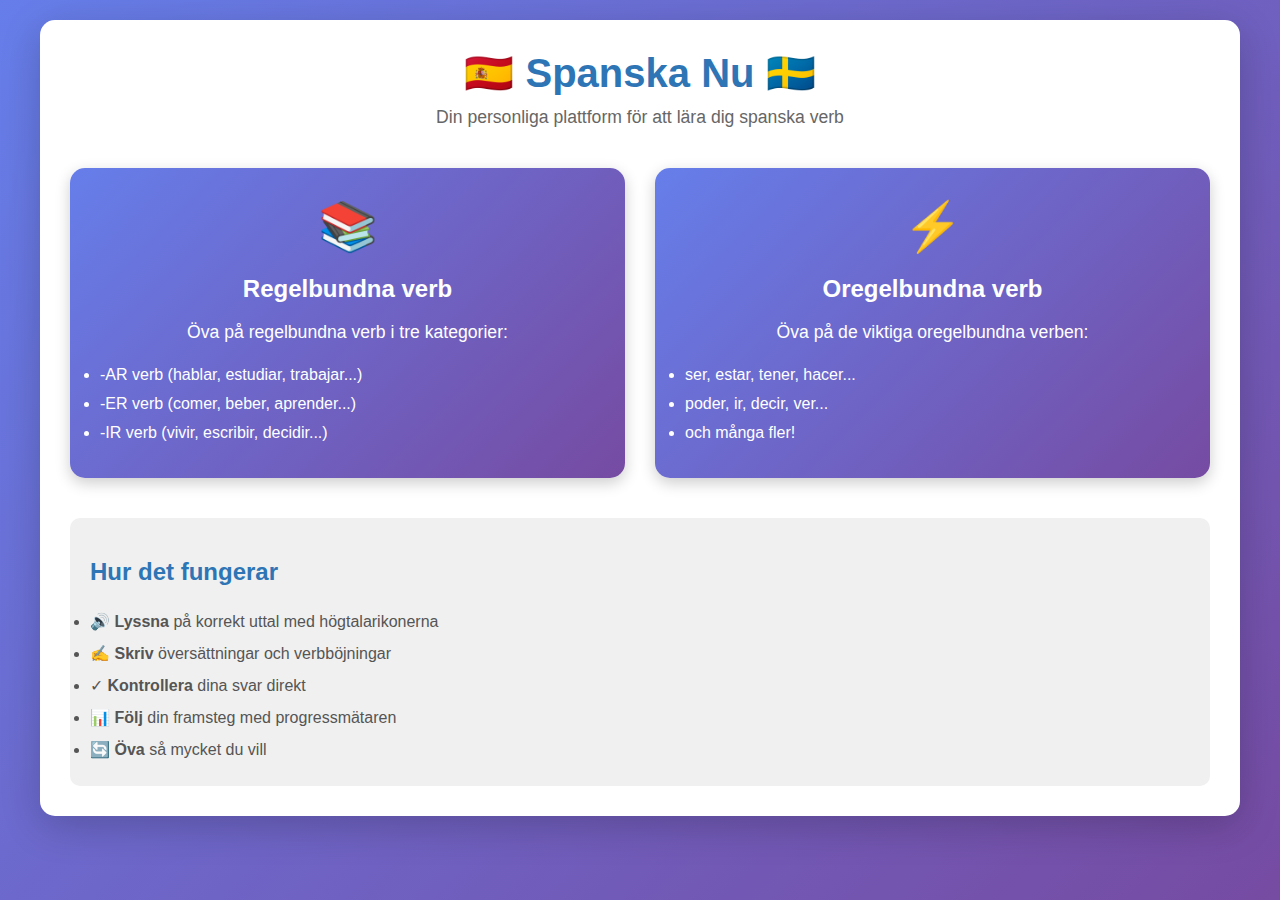
<file: index.html>
<!DOCTYPE html>
<html lang="sv">
<head>
    <meta charset="UTF-8">
    <meta name="viewport" content="width=device-width, initial-scale=1.0">
    <title>Spanska Nu - Lär dig spanska verb</title>
    <link rel="stylesheet" href="assets/css/styles.css">
</head>
<body>
    <div class="container">
        <h1>🇪🇸 Spanska Nu 🇸🇪</h1>
        <p class="subtitle">Din personliga plattform för att lära dig spanska verb</p>

        <div class="menu-grid">
            <a href="regelbundna.html" class="menu-card">
                <div class="icon">📚</div>
                <h2>Regelbundna verb</h2>
                <p>Öva på regelbundna verb i tre kategorier:</p>
                <ul style="text-align: left; margin-top: 15px; line-height: 1.8;">
                    <li>-AR verb (hablar, estudiar, trabajar...)</li>
                    <li>-ER verb (comer, beber, aprender...)</li>
                    <li>-IR verb (vivir, escribir, decidir...)</li>
                </ul>
            </a>

            <a href="oregelbundna.html" class="menu-card">
                <div class="icon">⚡</div>
                <h2>Oregelbundna verb</h2>
                <p>Öva på de viktiga oregelbundna verben:</p>
                <ul style="text-align: left; margin-top: 15px; line-height: 1.8;">
                    <li>ser, estar, tener, hacer...</li>
                    <li>poder, ir, decir, ver...</li>
                    <li>och många fler!</li>
                </ul>
            </a>
        </div>

        <div style="margin-top: 40px; padding: 20px; background: #f0f0f0; border-radius: 10px;">
            <h2>Hur det fungerar</h2>
            <ul style="line-height: 2; color: #555;">
                <li>🔊 <strong>Lyssna</strong> på korrekt uttal med högtalarikonerna</li>
                <li>✍️ <strong>Skriv</strong> översättningar och verbböjningar</li>
                <li>✓ <strong>Kontrollera</strong> dina svar direkt</li>
                <li>📊 <strong>Följ</strong> din framsteg med progressmätaren</li>
                <li>🔄 <strong>Öva</strong> så mycket du vill</li>
            </ul>
        </div>
    </div>
</body>
</html>
</file>
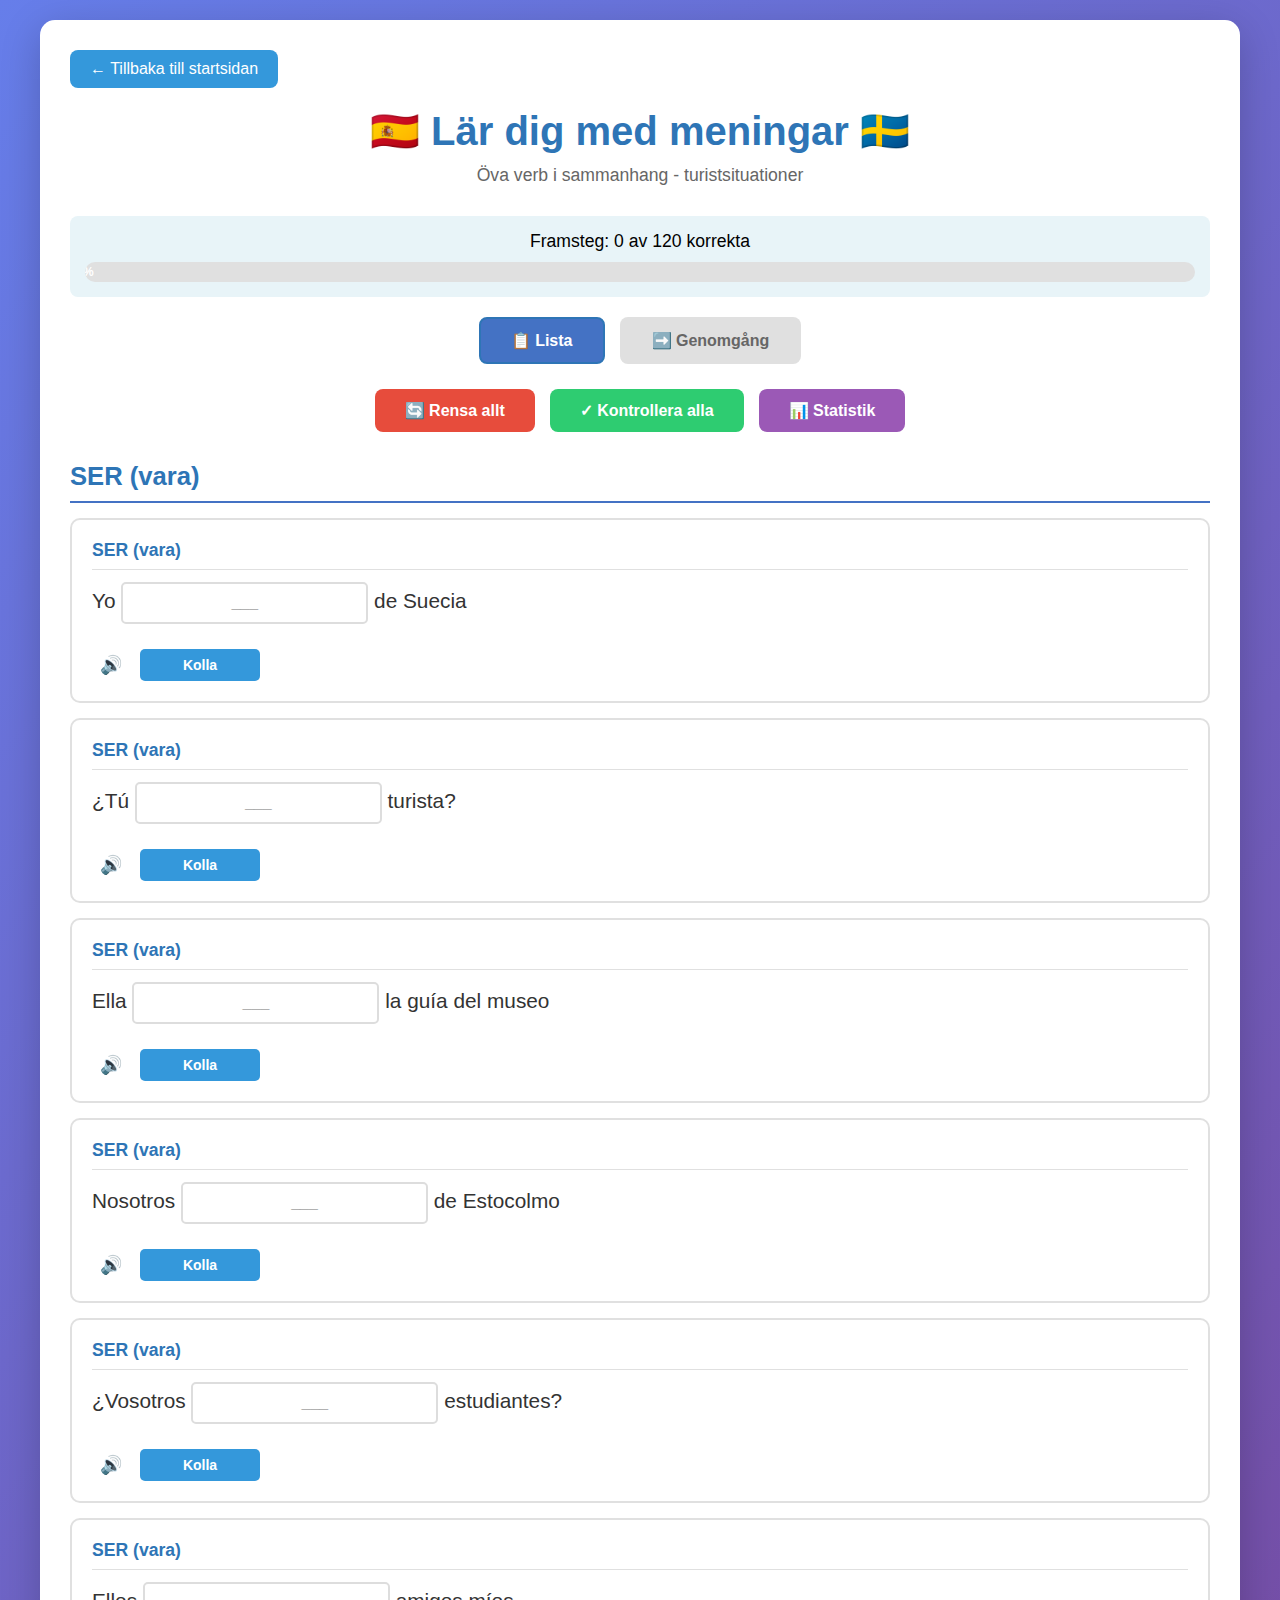
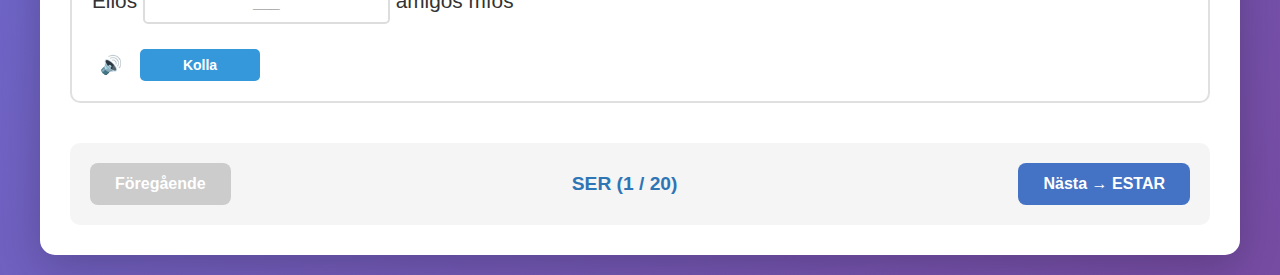
<file: lar-dig.html>
<!DOCTYPE html>
<html lang="sv">
<head>
    <meta charset="UTF-8">
    <meta name="viewport" content="width=device-width, initial-scale=1.0">
    <title>Lär dig med meningar - Spanska Nu</title>
    <link rel="stylesheet" href="assets/css/styles.css">
    <link rel="stylesheet" href="assets/css/sentences.css">
</head>
<body>
    <div class="container">
        <a href="index.html" class="back-btn">← Tillbaka till startsidan</a>

        <h1>🇪🇸 Lär dig med meningar 🇸🇪</h1>
        <p class="subtitle">Öva verb i sammanhang - turistsituationer</p>

        <div class="progress">
            <div>Framsteg: <span id="correct-count">0</span> av <span id="total-count">0</span> korrekta</div>
            <div class="progress-bar">
                <div class="progress-fill" id="progress-fill" style="width: 0%">0%</div>
            </div>
        </div>

        <div class="mode-toggle">
            <button id="list-mode-btn" class="mode-btn active" onclick="switchMode('list')"
                    title="Visa ett verb i taget med alla 6 meningar. Navigera mellan verb med knapparna.">
                📋 Lista
            </button>
            <button id="sequential-mode-btn" class="mode-btn" onclick="switchMode('sequential')"
                    title="Visa en mening i taget. Gå igenom alla 120 meningar i tur och ordning.">
                ➡️ Genomgång
            </button>
        </div>

        <div class="controls">
            <button class="reset-btn" onclick="resetAll()">🔄 Rensa allt</button>
            <button class="check-all-btn" onclick="checkAll()">✓ Kontrollera alla</button>
            <button class="check-all-btn" onclick="toggleStats()" style="background: #9b59b6;">📊 Statistik</button>
        </div>

        <div id="stats-panel" class="stats-panel" style="display: none;">
            <h3>📊 Din framsteg</h3>
            <div id="stats-content"></div>
            <button onclick="toggleStats()" style="margin-top: 15px;">Stäng</button>
        </div>

        <div id="sentences-container"></div>

        <div id="list-nav" class="sequential-nav" style="display: flex;">
            <button class="nav-btn" onclick="previousVerb()">Föregående</button>
            <span id="verb-counter" class="sentence-counter">SER (1 / 20)</span>
            <button class="nav-btn" onclick="nextVerb()">Nästa → ESTAR</button>
        </div>

        <div id="sequential-nav" class="sequential-nav" style="display: none;">
            <button class="nav-btn" onclick="previousSentence()">← Föregående</button>
            <span id="sentence-counter" class="sentence-counter">1 / 120</span>
            <button class="nav-btn" onclick="nextSentence()">Nästa →</button>
        </div>
    </div>

    <script src="assets/js/verbs.js"></script>
    <script src="assets/js/sentences.js"></script>
    <script src="assets/js/sentence-learning.js"></script>
</body>
</html>
</file>
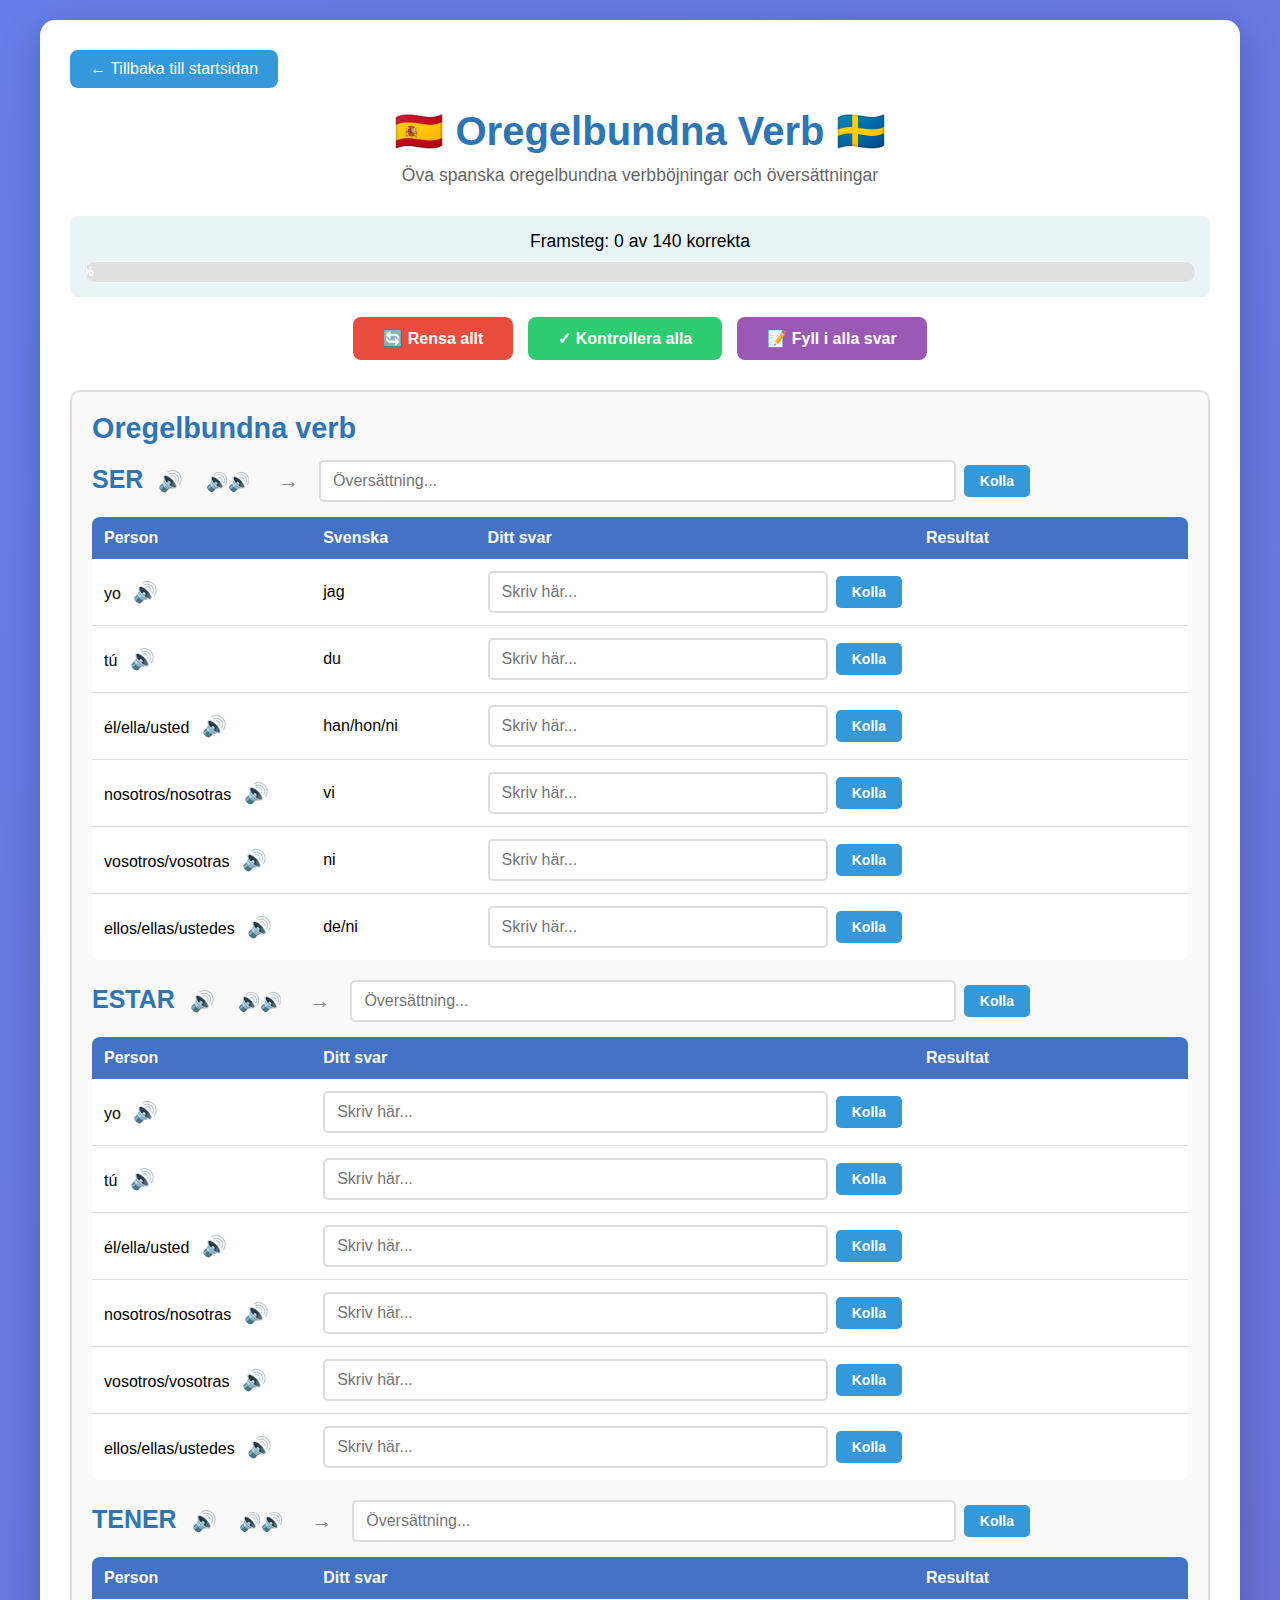
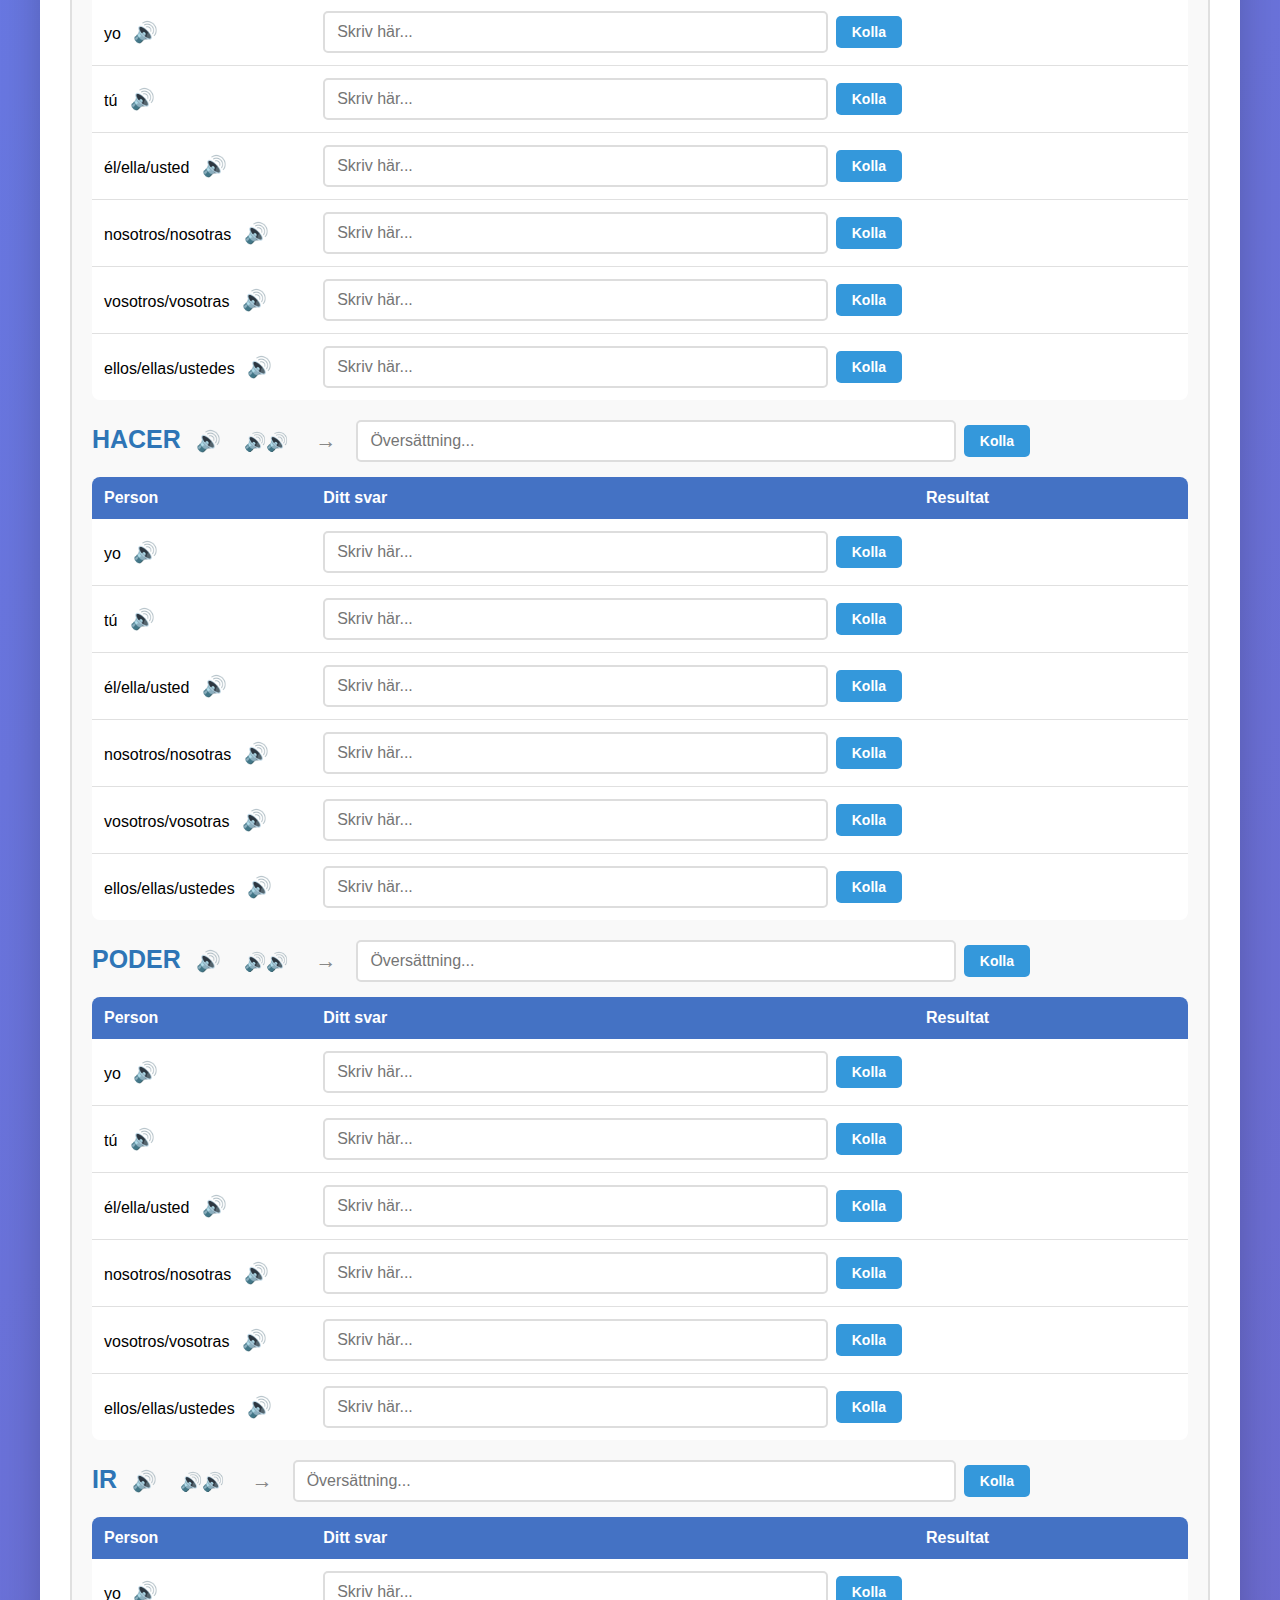
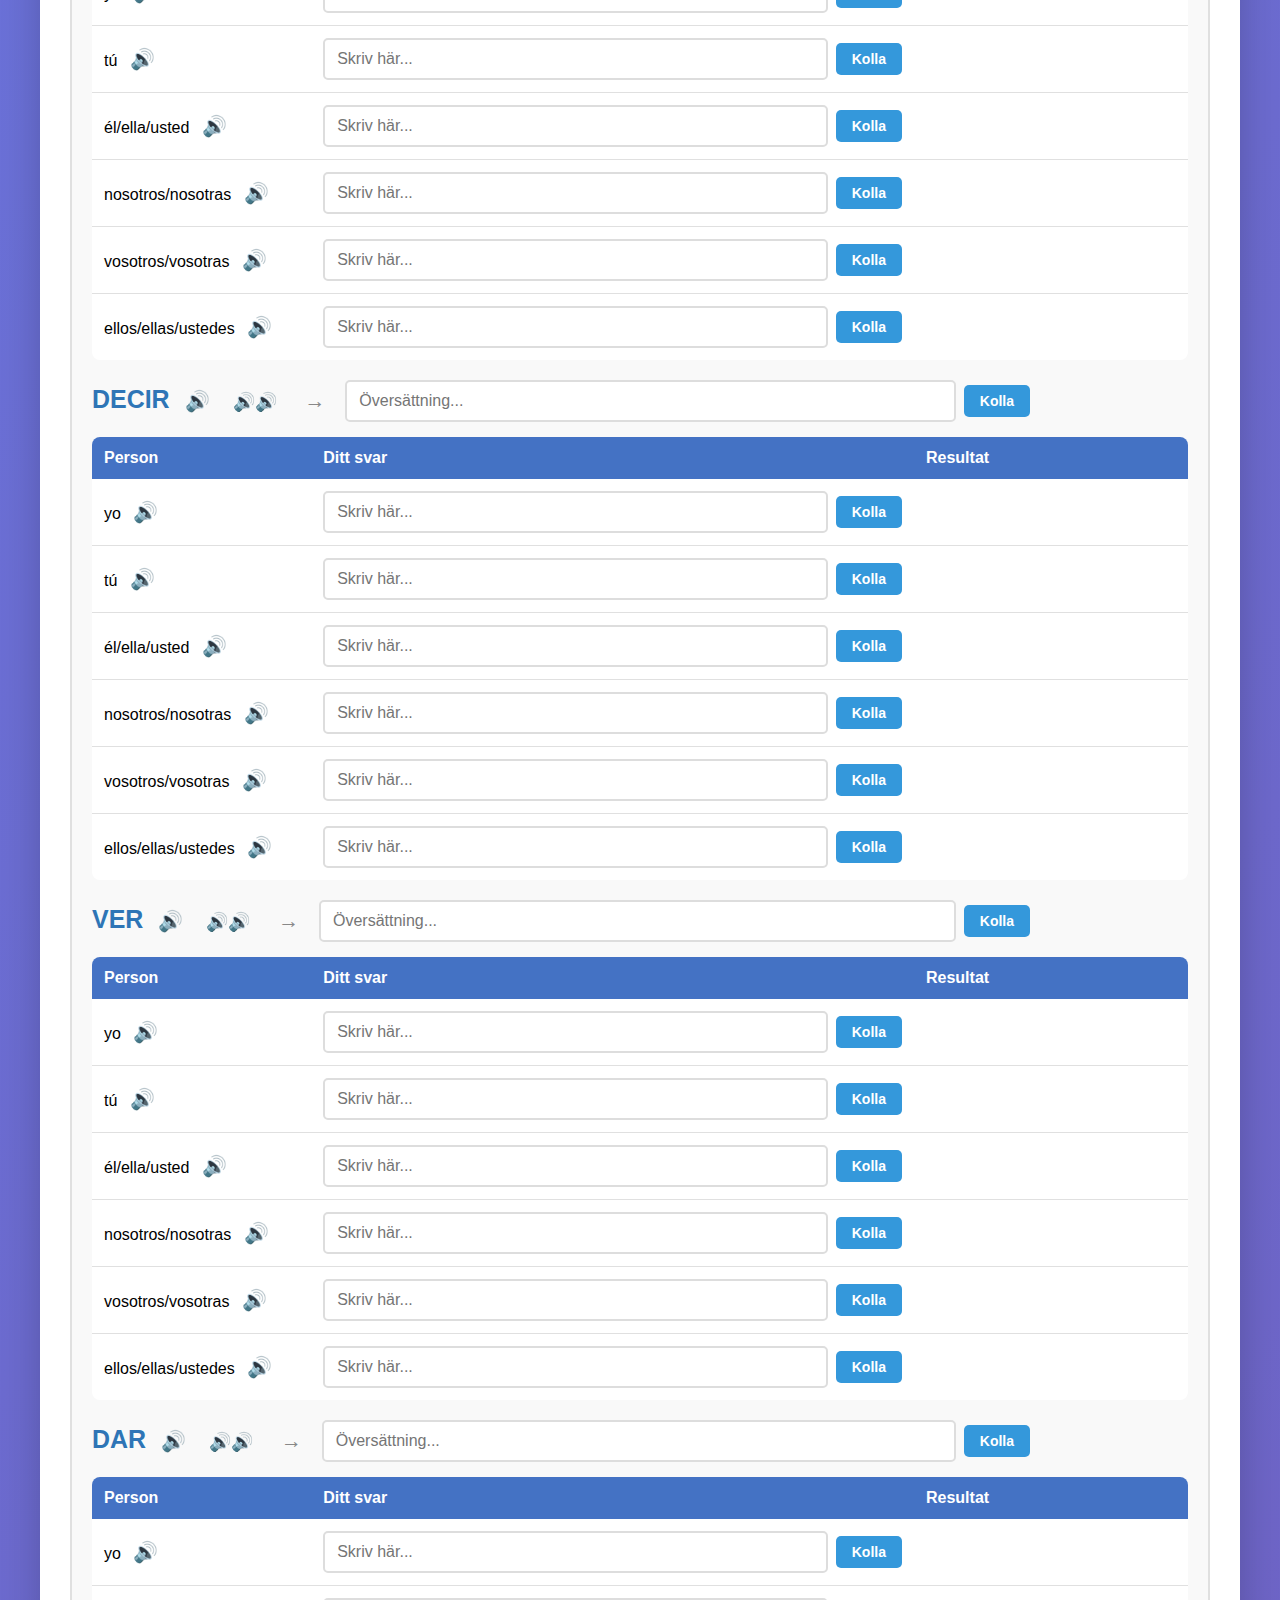
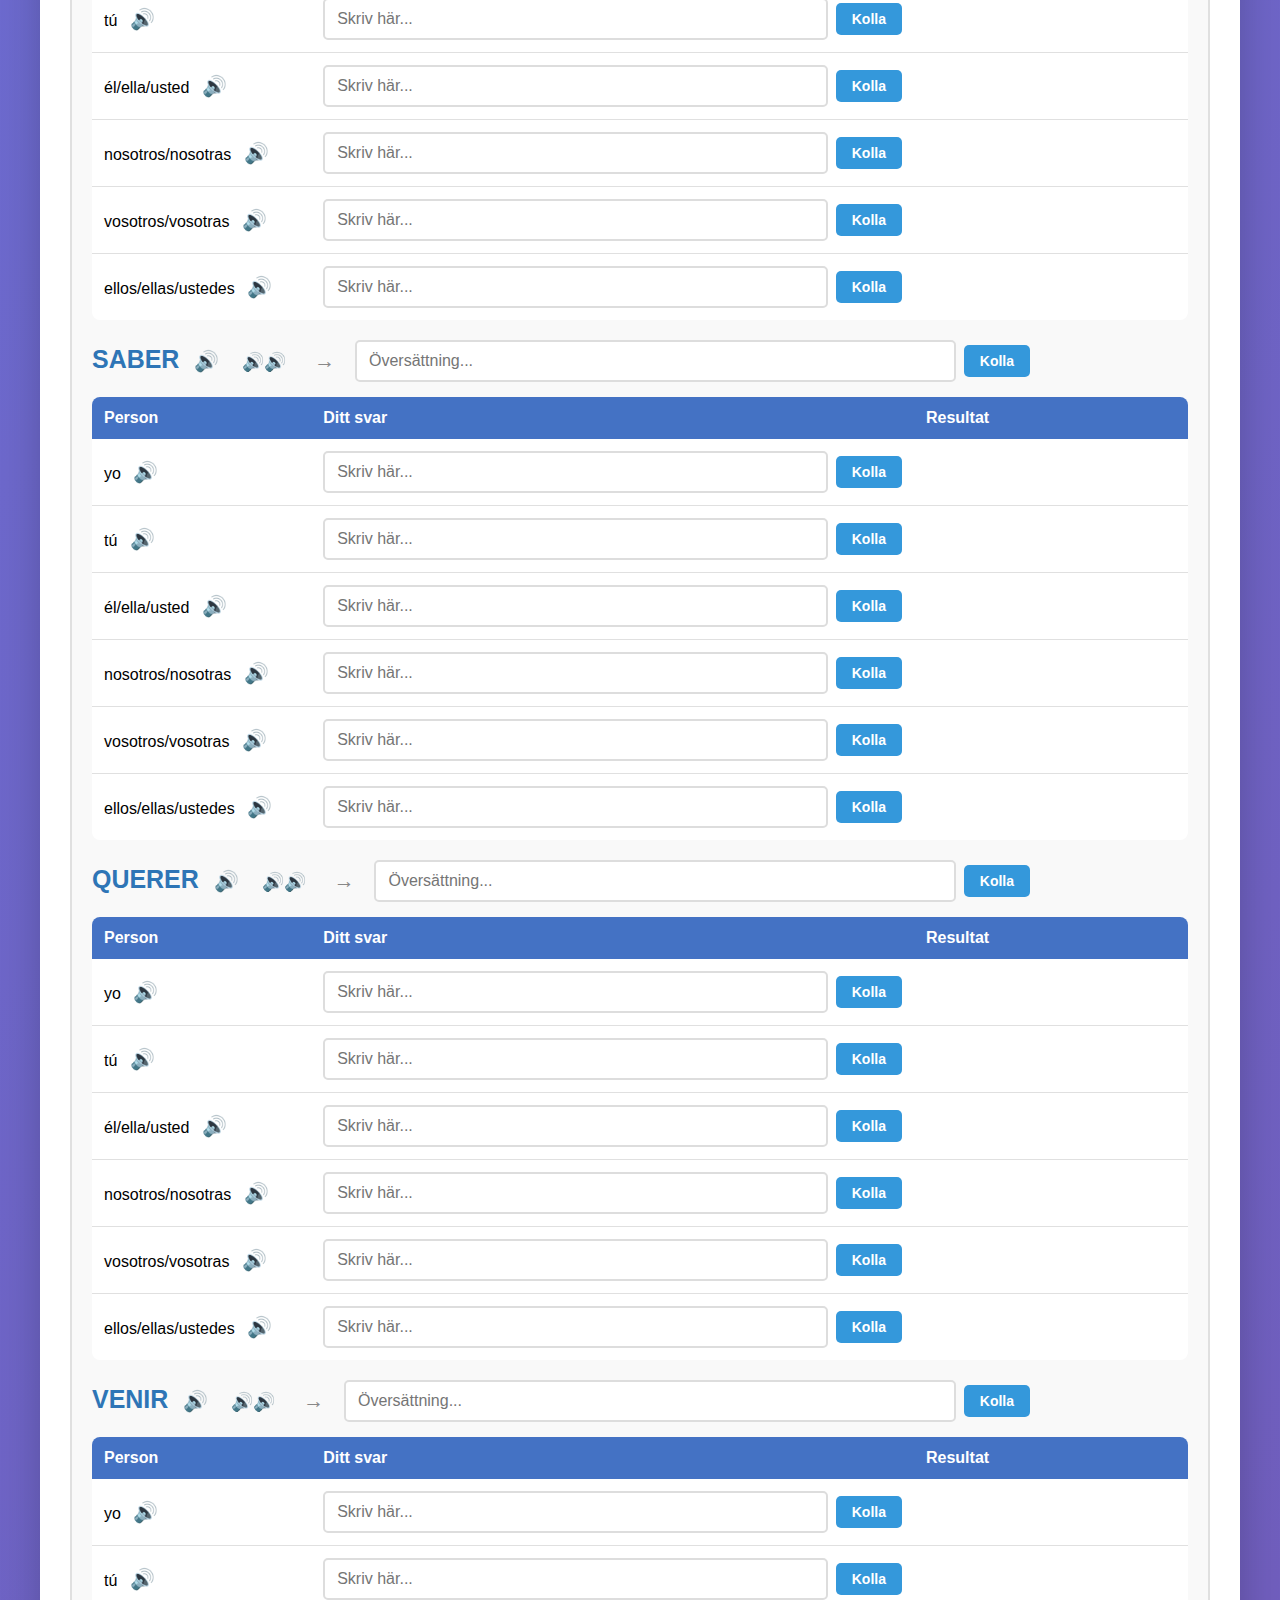
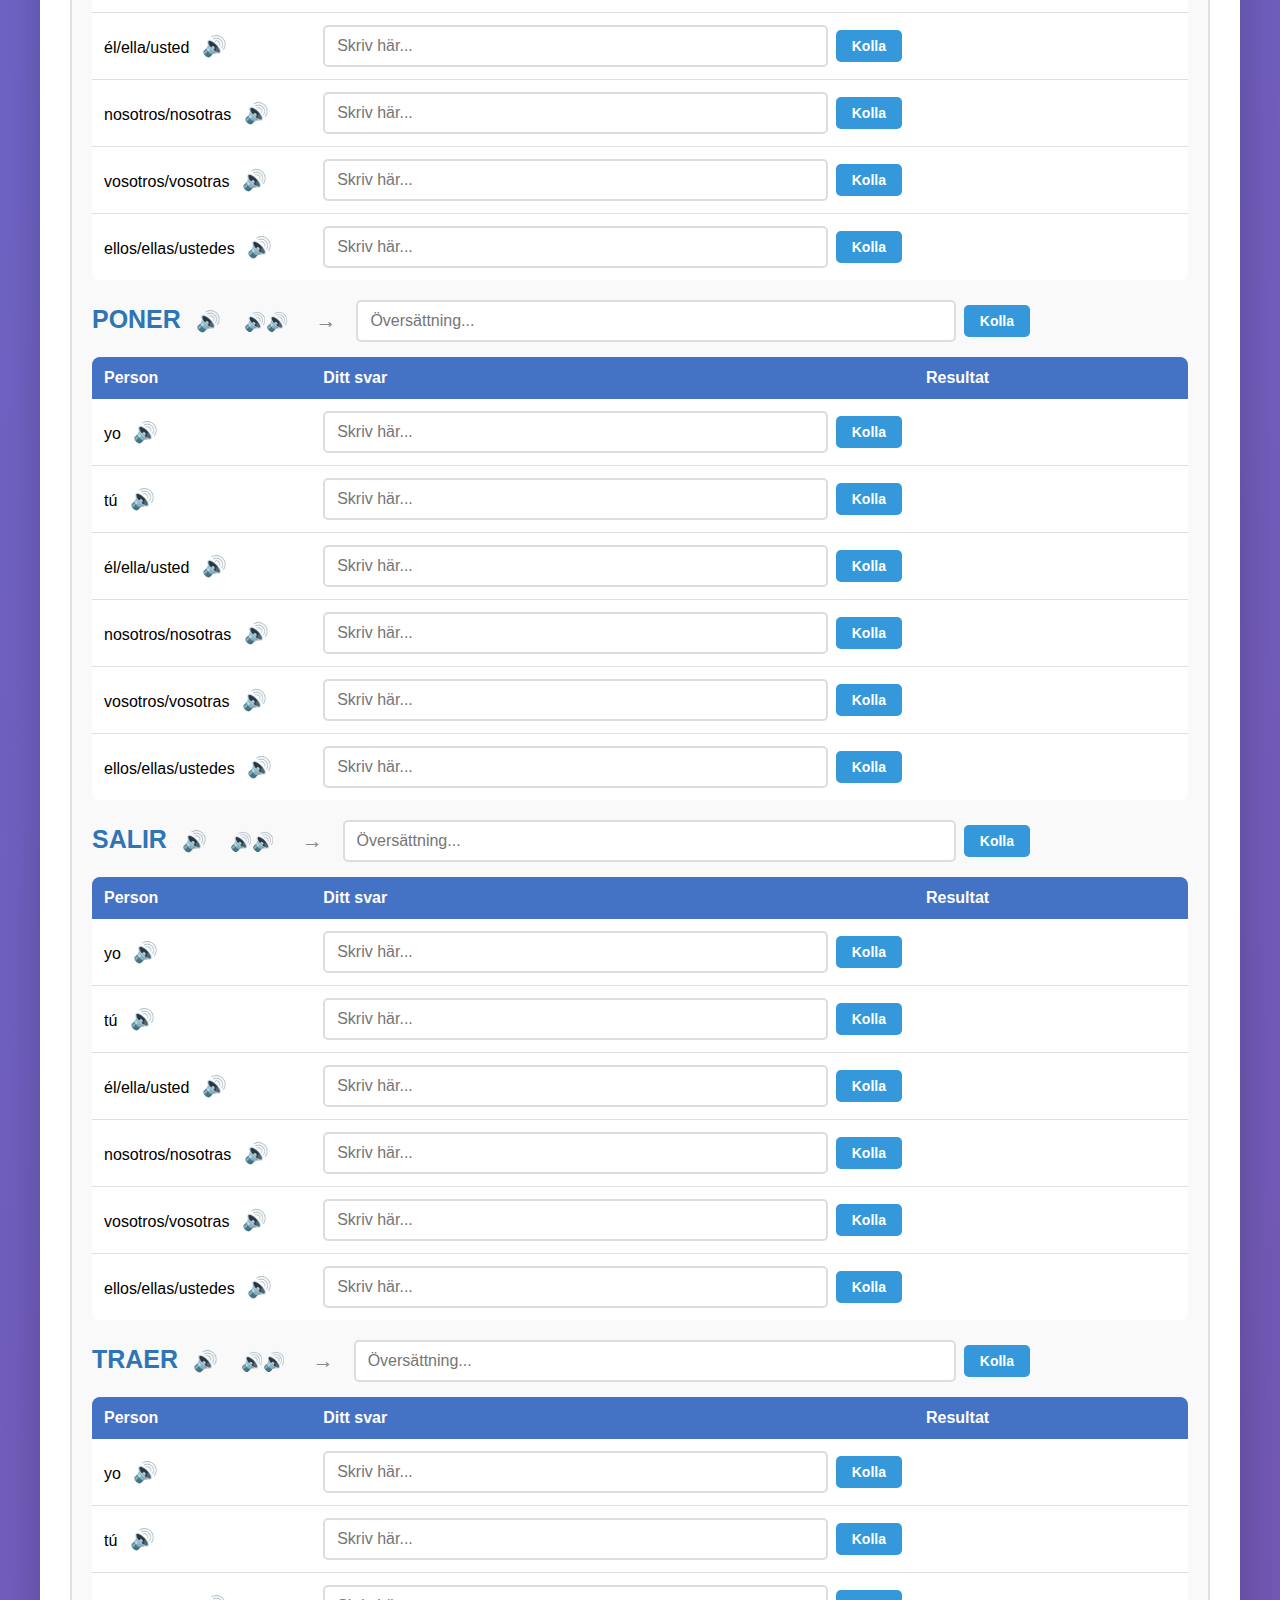
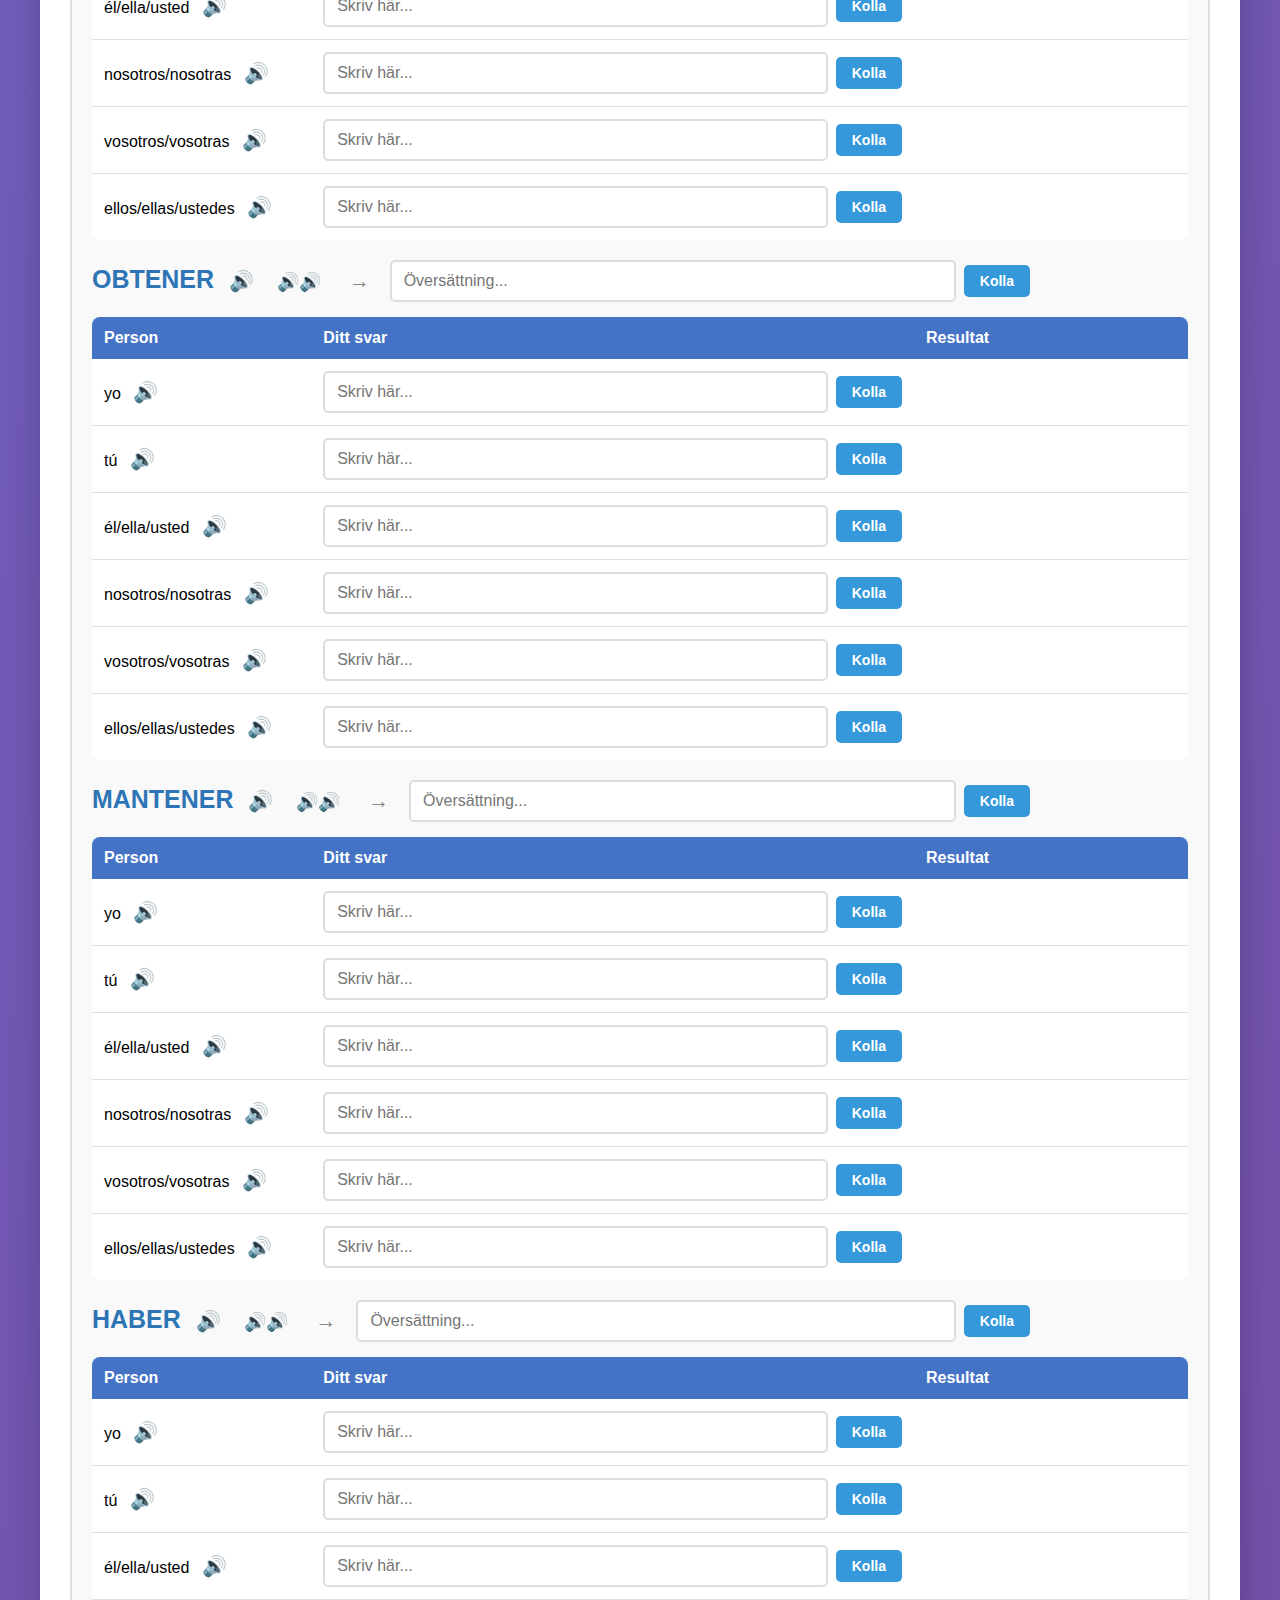
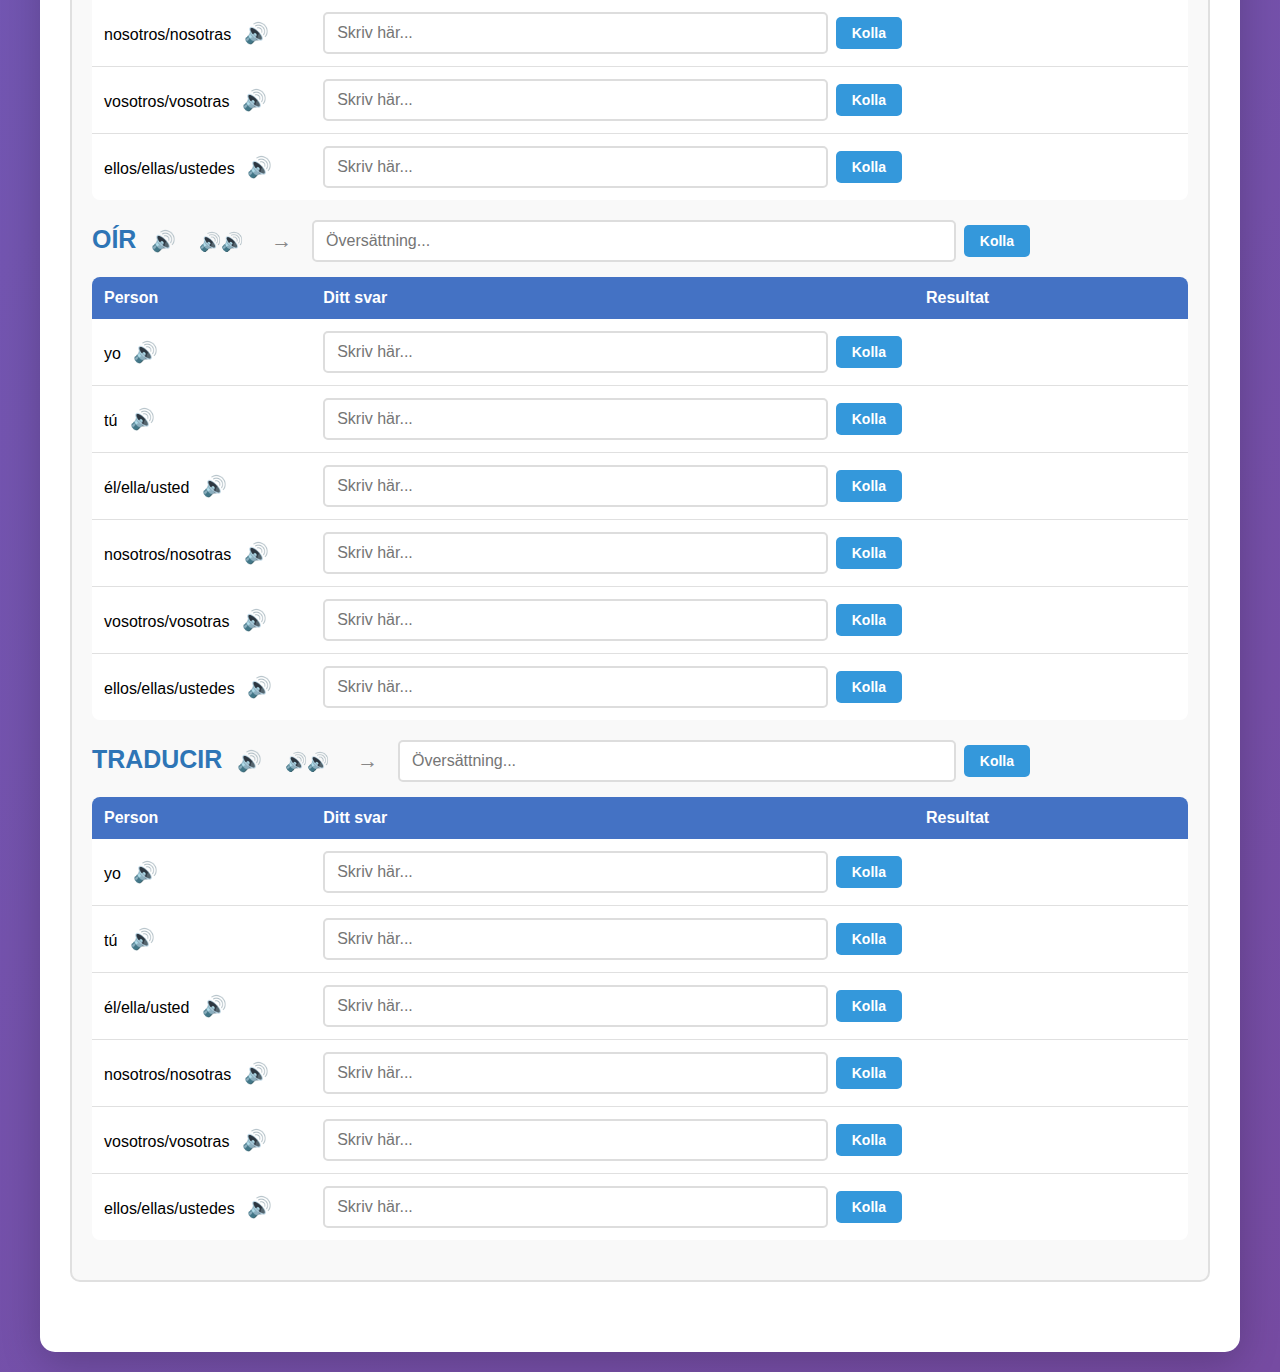
<file: oregelbundna.html>
<!DOCTYPE html>
<html lang="sv">
<head>
    <meta charset="UTF-8">
    <meta name="viewport" content="width=device-width, initial-scale=1.0">
    <title>Oregelbundna Verb - Spanska Nu</title>
    <link rel="stylesheet" href="assets/css/styles.css">
</head>
<body>
    <div class="container">
        <a href="index.html" class="back-btn">← Tillbaka till startsidan</a>

        <h1>🇪🇸 Oregelbundna Verb 🇸🇪</h1>
        <p class="subtitle">Öva spanska oregelbundna verbböjningar och översättningar</p>

        <div class="progress">
            <div>Framsteg: <span id="correct-count">0</span> av <span id="total-count">0</span> korrekta</div>
            <div class="progress-bar">
                <div class="progress-fill" id="progress-fill" style="width: 0%">0%</div>
            </div>
        </div>

        <div class="controls">
            <button class="reset-btn" onclick="resetAll()">🔄 Rensa allt</button>
            <button class="check-all-btn" onclick="checkAll()">✓ Kontrollera alla</button>
            <button class="check-all-btn" onclick="fillAll()" style="background: #9b59b6;">📝 Fyll i alla svar</button>
        </div>

        <div id="verbs-container"></div>
    </div>

    <script src="assets/js/verbs.js"></script>
    <script>
        const verbData = {
            "Oregelbundna verb": {
                "SER (vara)": [
                    { person: "yo", spanish: "soy", swedish: "jag" },
                    { person: "tú", spanish: "eres", swedish: "du" },
                    { person: "él/ella/usted", spanish: "es", swedish: "han/hon/ni" },
                    { person: "nosotros/nosotras", spanish: "somos", swedish: "vi" },
                    { person: "vosotros/vosotras", spanish: "sois", swedish: "ni" },
                    { person: "ellos/ellas/ustedes", spanish: "son", swedish: "de/ni" }
                ],
                "ESTAR (vara, befinna sig)": [
                    { person: "yo", spanish: "estoy" },
                    { person: "tú", spanish: "estás" },
                    { person: "él/ella/usted", spanish: "está" },
                    { person: "nosotros/nosotras", spanish: "estamos" },
                    { person: "vosotros/vosotras", spanish: "estáis" },
                    { person: "ellos/ellas/ustedes", spanish: "están" }
                ],
                "TENER (ha)": [
                    { person: "yo", spanish: "tengo" },
                    { person: "tú", spanish: "tienes" },
                    { person: "él/ella/usted", spanish: "tiene" },
                    { person: "nosotros/nosotras", spanish: "tenemos" },
                    { person: "vosotros/vosotras", spanish: "tenéis" },
                    { person: "ellos/ellas/ustedes", spanish: "tienen" }
                ],
                "HACER (göra)": [
                    { person: "yo", spanish: "hago" },
                    { person: "tú", spanish: "haces" },
                    { person: "él/ella/usted", spanish: "hace" },
                    { person: "nosotros/nosotras", spanish: "hacemos" },
                    { person: "vosotros/vosotras", spanish: "hacéis" },
                    { person: "ellos/ellas/ustedes", spanish: "hacen" }
                ],
                "PODER (kunna)": [
                    { person: "yo", spanish: "puedo" },
                    { person: "tú", spanish: "puedes" },
                    { person: "él/ella/usted", spanish: "puede" },
                    { person: "nosotros/nosotras", spanish: "podemos" },
                    { person: "vosotros/vosotras", spanish: "podéis" },
                    { person: "ellos/ellas/ustedes", spanish: "pueden" }
                ],
                "IR (gå, åka)": [
                    { person: "yo", spanish: "voy" },
                    { person: "tú", spanish: "vas" },
                    { person: "él/ella/usted", spanish: "va" },
                    { person: "nosotros/nosotras", spanish: "vamos" },
                    { person: "vosotros/vosotras", spanish: "vais" },
                    { person: "ellos/ellas/ustedes", spanish: "van" }
                ],
                "DECIR (säga)": [
                    { person: "yo", spanish: "digo" },
                    { person: "tú", spanish: "dices" },
                    { person: "él/ella/usted", spanish: "dice" },
                    { person: "nosotros/nosotras", spanish: "decimos" },
                    { person: "vosotros/vosotras", spanish: "decís" },
                    { person: "ellos/ellas/ustedes", spanish: "dicen" }
                ],
                "VER (se)": [
                    { person: "yo", spanish: "veo" },
                    { person: "tú", spanish: "ves" },
                    { person: "él/ella/usted", spanish: "ve" },
                    { person: "nosotros/nosotras", spanish: "vemos" },
                    { person: "vosotros/vosotras", spanish: "veis" },
                    { person: "ellos/ellas/ustedes", spanish: "ven" }
                ],
                "DAR (ge)": [
                    { person: "yo", spanish: "doy" },
                    { person: "tú", spanish: "das" },
                    { person: "él/ella/usted", spanish: "da" },
                    { person: "nosotros/nosotras", spanish: "damos" },
                    { person: "vosotros/vosotras", spanish: "dais" },
                    { person: "ellos/ellas/ustedes", spanish: "dan" }
                ],
                "SABER (veta)": [
                    { person: "yo", spanish: "sé" },
                    { person: "tú", spanish: "sabes" },
                    { person: "él/ella/usted", spanish: "sabe" },
                    { person: "nosotros/nosotras", spanish: "sabemos" },
                    { person: "vosotros/vosotras", spanish: "sabéis" },
                    { person: "ellos/ellas/ustedes", spanish: "saben" }
                ],
                "QUERER (vilja, älska)": [
                    { person: "yo", spanish: "quiero" },
                    { person: "tú", spanish: "quieres" },
                    { person: "él/ella/usted", spanish: "quiere" },
                    { person: "nosotros/nosotras", spanish: "queremos" },
                    { person: "vosotros/vosotras", spanish: "queréis" },
                    { person: "ellos/ellas/ustedes", spanish: "quieren" }
                ],
                "VENIR (komma)": [
                    { person: "yo", spanish: "vengo" },
                    { person: "tú", spanish: "vienes" },
                    { person: "él/ella/usted", spanish: "viene" },
                    { person: "nosotros/nosotras", spanish: "venimos" },
                    { person: "vosotros/vosotras", spanish: "venís" },
                    { person: "ellos/ellas/ustedes", spanish: "vienen" }
                ],
                "PONER (sätta, ställa, lägga)": [
                    { person: "yo", spanish: "pongo" },
                    { person: "tú", spanish: "pones" },
                    { person: "él/ella/usted", spanish: "pone" },
                    { person: "nosotros/nosotras", spanish: "ponemos" },
                    { person: "vosotros/vosotras", spanish: "ponéis" },
                    { person: "ellos/ellas/ustedes", spanish: "ponen" }
                ],
                "SALIR (gå ut)": [
                    { person: "yo", spanish: "salgo" },
                    { person: "tú", spanish: "sales" },
                    { person: "él/ella/usted", spanish: "sale" },
                    { person: "nosotros/nosotras", spanish: "salimos" },
                    { person: "vosotros/vosotras", spanish: "salís" },
                    { person: "ellos/ellas/ustedes", spanish: "salen" }
                ],
                "TRAER (ta med sig)": [
                    { person: "yo", spanish: "traigo" },
                    { person: "tú", spanish: "traes" },
                    { person: "él/ella/usted", spanish: "trae" },
                    { person: "nosotros/nosotras", spanish: "traemos" },
                    { person: "vosotros/vosotras", spanish: "traéis" },
                    { person: "ellos/ellas/ustedes", spanish: "traen" }
                ],
                "OBTENER (få, erhålla)": [
                    { person: "yo", spanish: "obtengo" },
                    { person: "tú", spanish: "obtienes" },
                    { person: "él/ella/usted", spanish: "obtiene" },
                    { person: "nosotros/nosotras", spanish: "obtenemos" },
                    { person: "vosotros/vosotras", spanish: "obtenéis" },
                    { person: "ellos/ellas/ustedes", spanish: "obtienen" }
                ],
                "MANTENER (hålla, behålla)": [
                    { person: "yo", spanish: "mantengo" },
                    { person: "tú", spanish: "mantienes" },
                    { person: "él/ella/usted", spanish: "mantiene" },
                    { person: "nosotros/nosotras", spanish: "mantenemos" },
                    { person: "vosotros/vosotras", spanish: "mantenéis" },
                    { person: "ellos/ellas/ustedes", spanish: "mantienen" }
                ],
                "HABER (hålla, ha)": [
                    { person: "yo", spanish: "he" },
                    { person: "tú", spanish: "has" },
                    { person: "él/ella/usted", spanish: "ha" },
                    { person: "nosotros/nosotras", spanish: "hemos" },
                    { person: "vosotros/vosotras", spanish: "habéis" },
                    { person: "ellos/ellas/ustedes", spanish: "han" }
                ],
                "OÍR (höra)": [
                    { person: "yo", spanish: "oigo" },
                    { person: "tú", spanish: "oyes" },
                    { person: "él/ella/usted", spanish: "oye" },
                    { person: "nosotros/nosotras", spanish: "oímos" },
                    { person: "vosotros/vosotras", spanish: "oís" },
                    { person: "ellos/ellas/ustedes", spanish: "oyen" }
                ],
                "TRADUCIR (översätta)": [
                    { person: "yo", spanish: "traduzco" },
                    { person: "tú", spanish: "traduces" },
                    { person: "él/ella/usted", spanish: "traduce" },
                    { person: "nosotros/nosotras", spanish: "traducimos" },
                    { person: "vosotros/vosotras", spanish: "traducís" },
                    { person: "ellos/ellas/ustedes", spanish: "traducen" }
                ]
            }
        };

        generateHTML(verbData);
    </script>
</body>
</html>
</file>
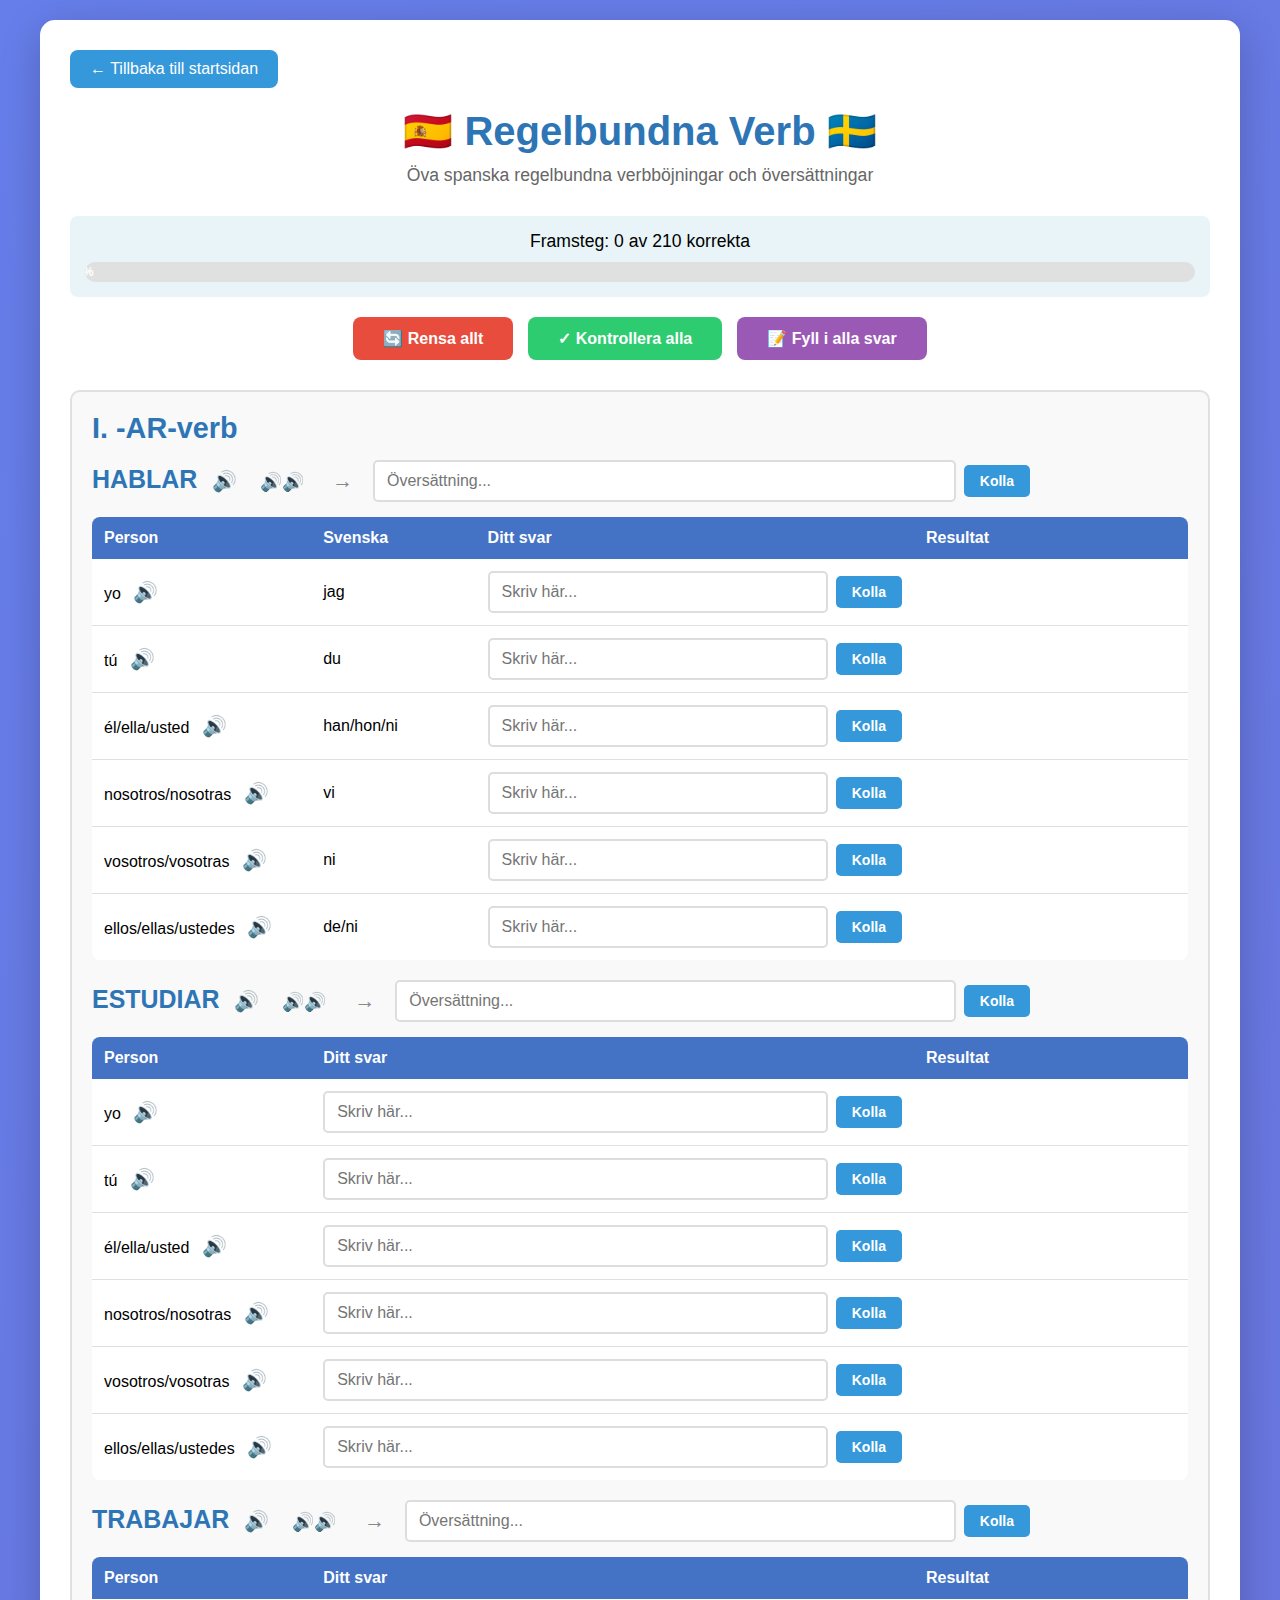
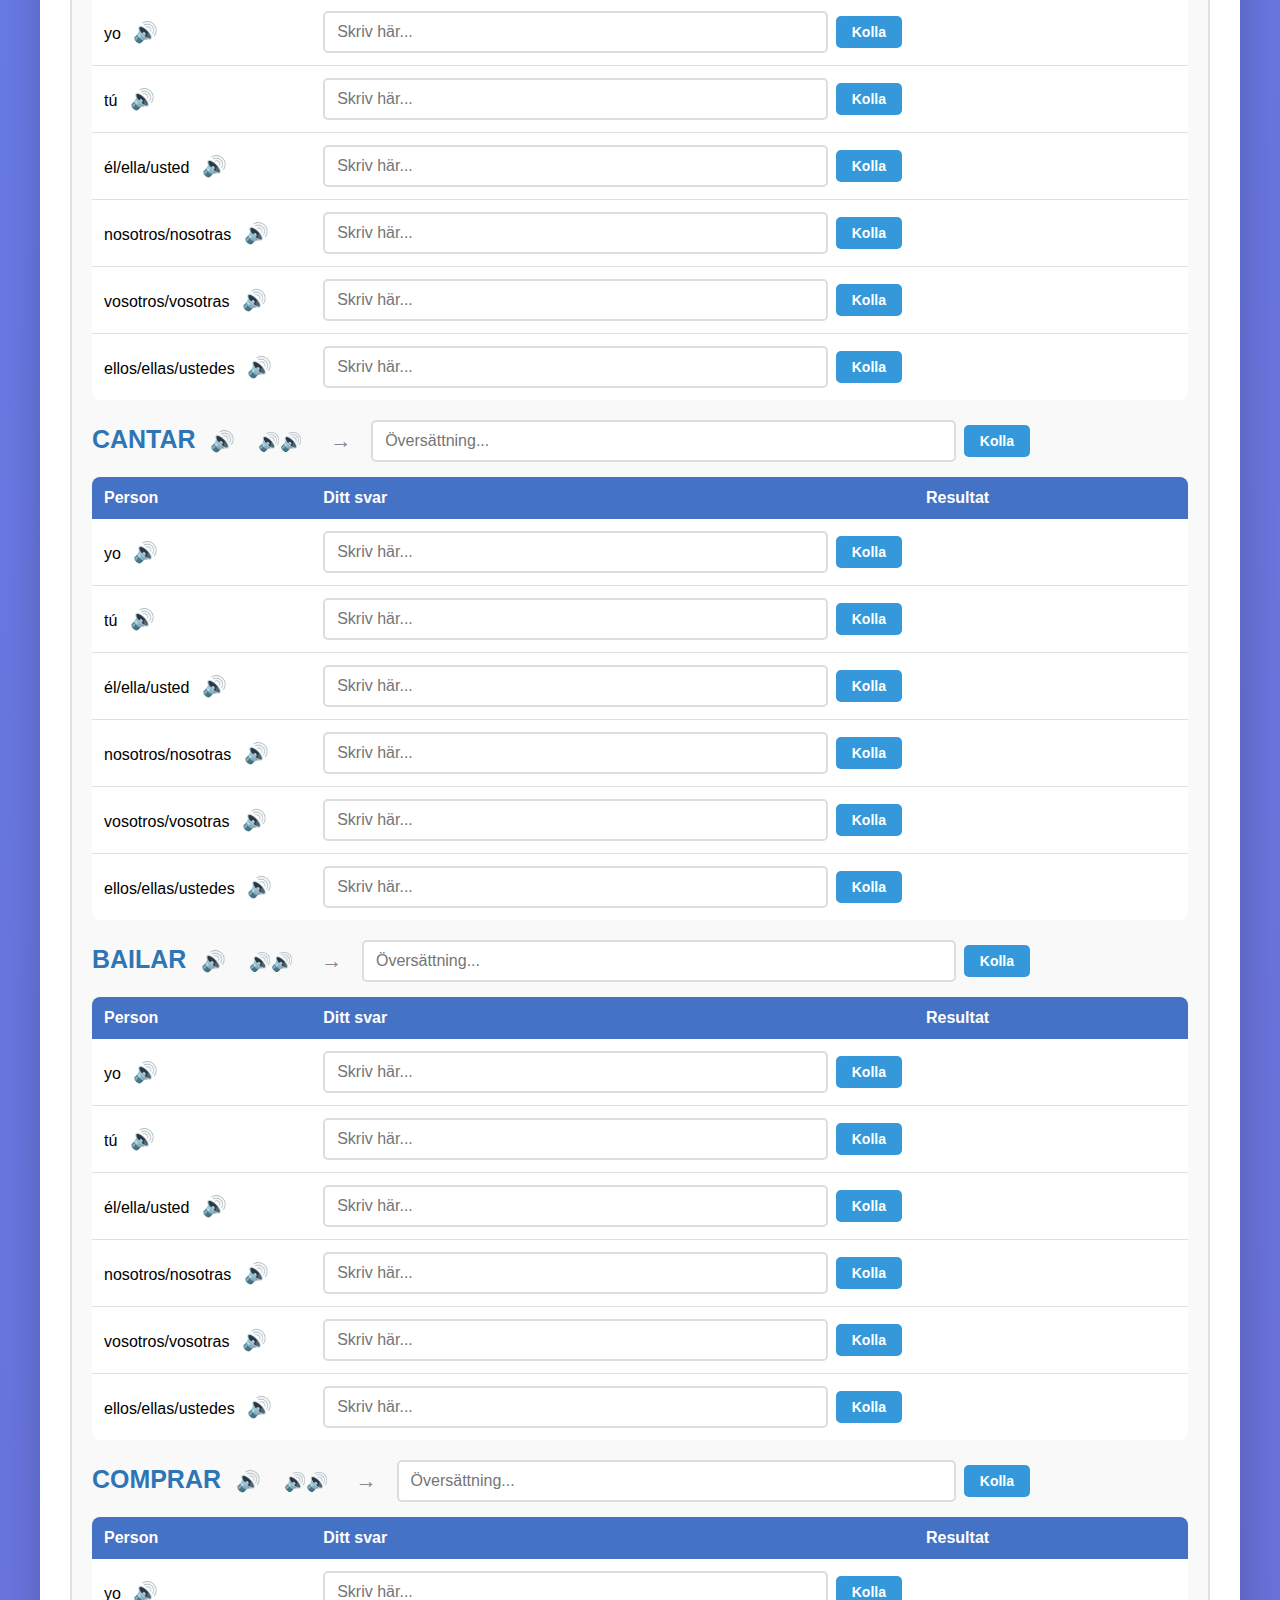
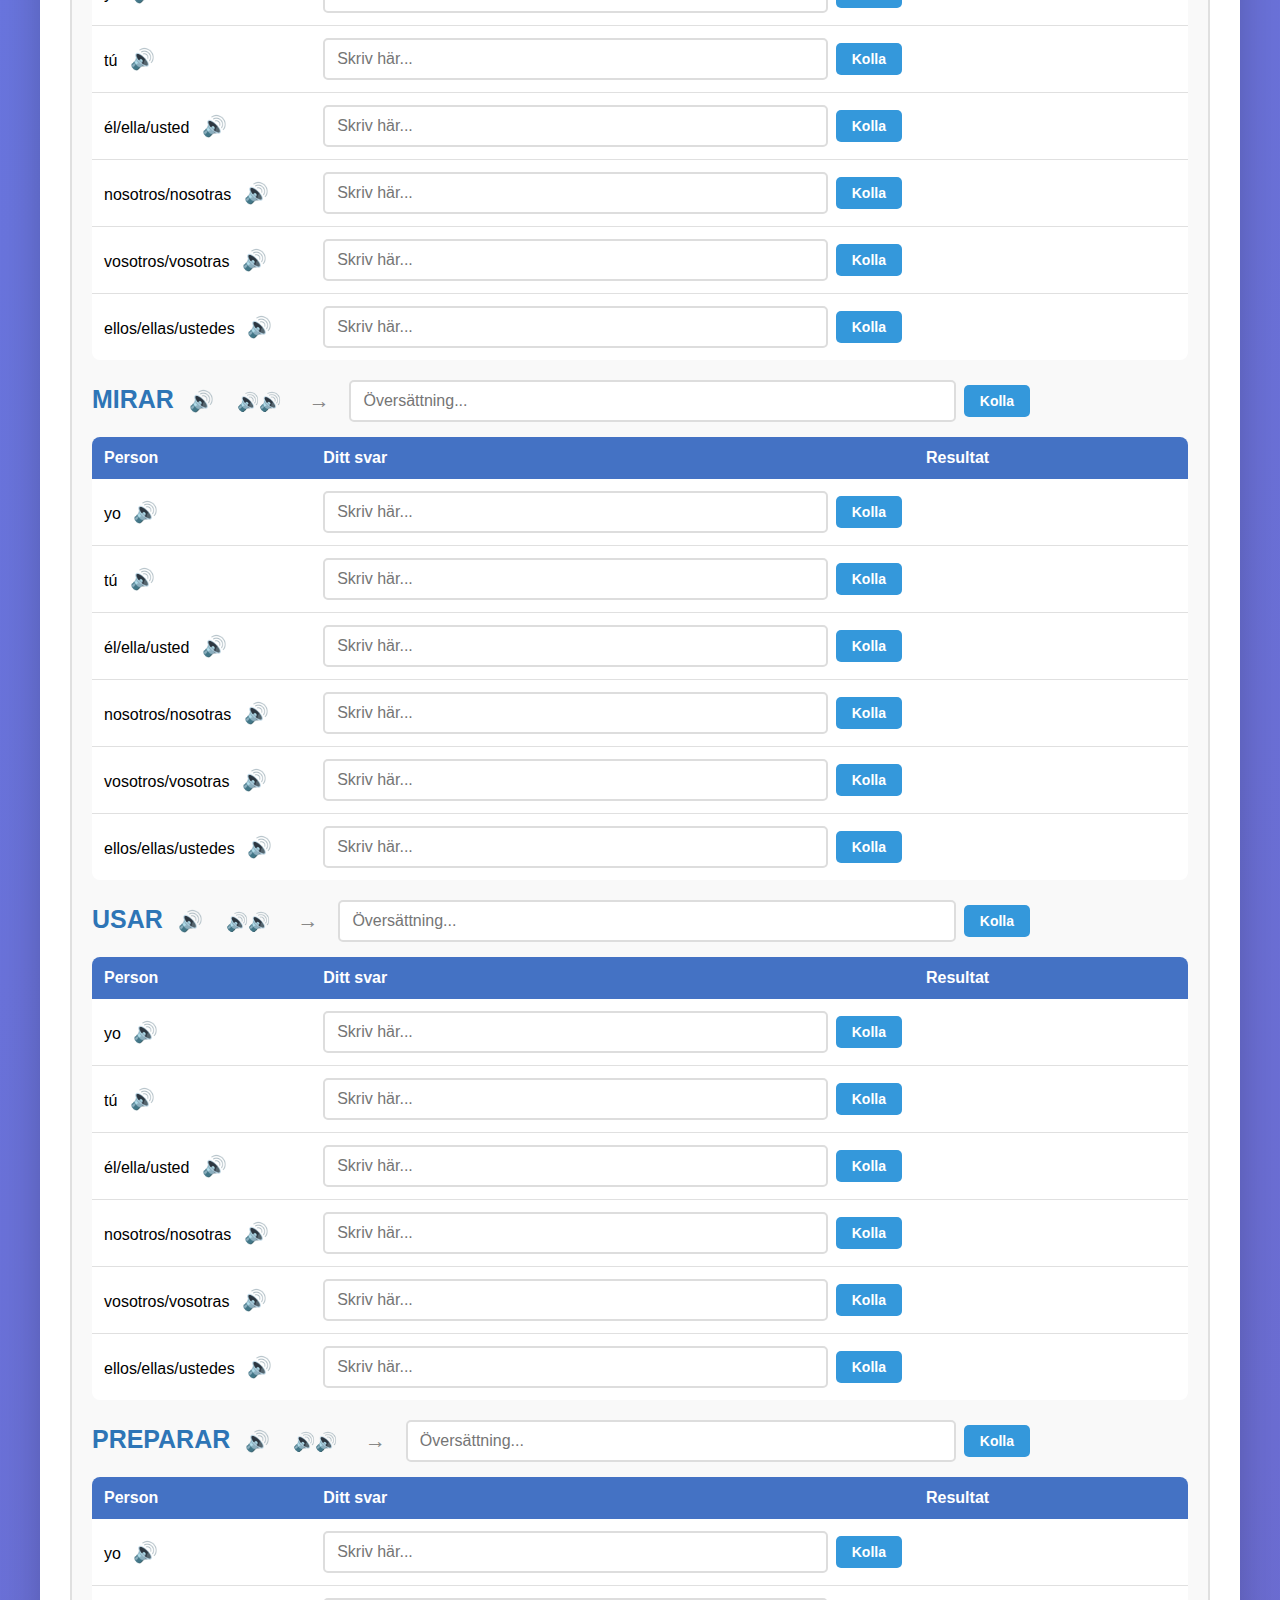
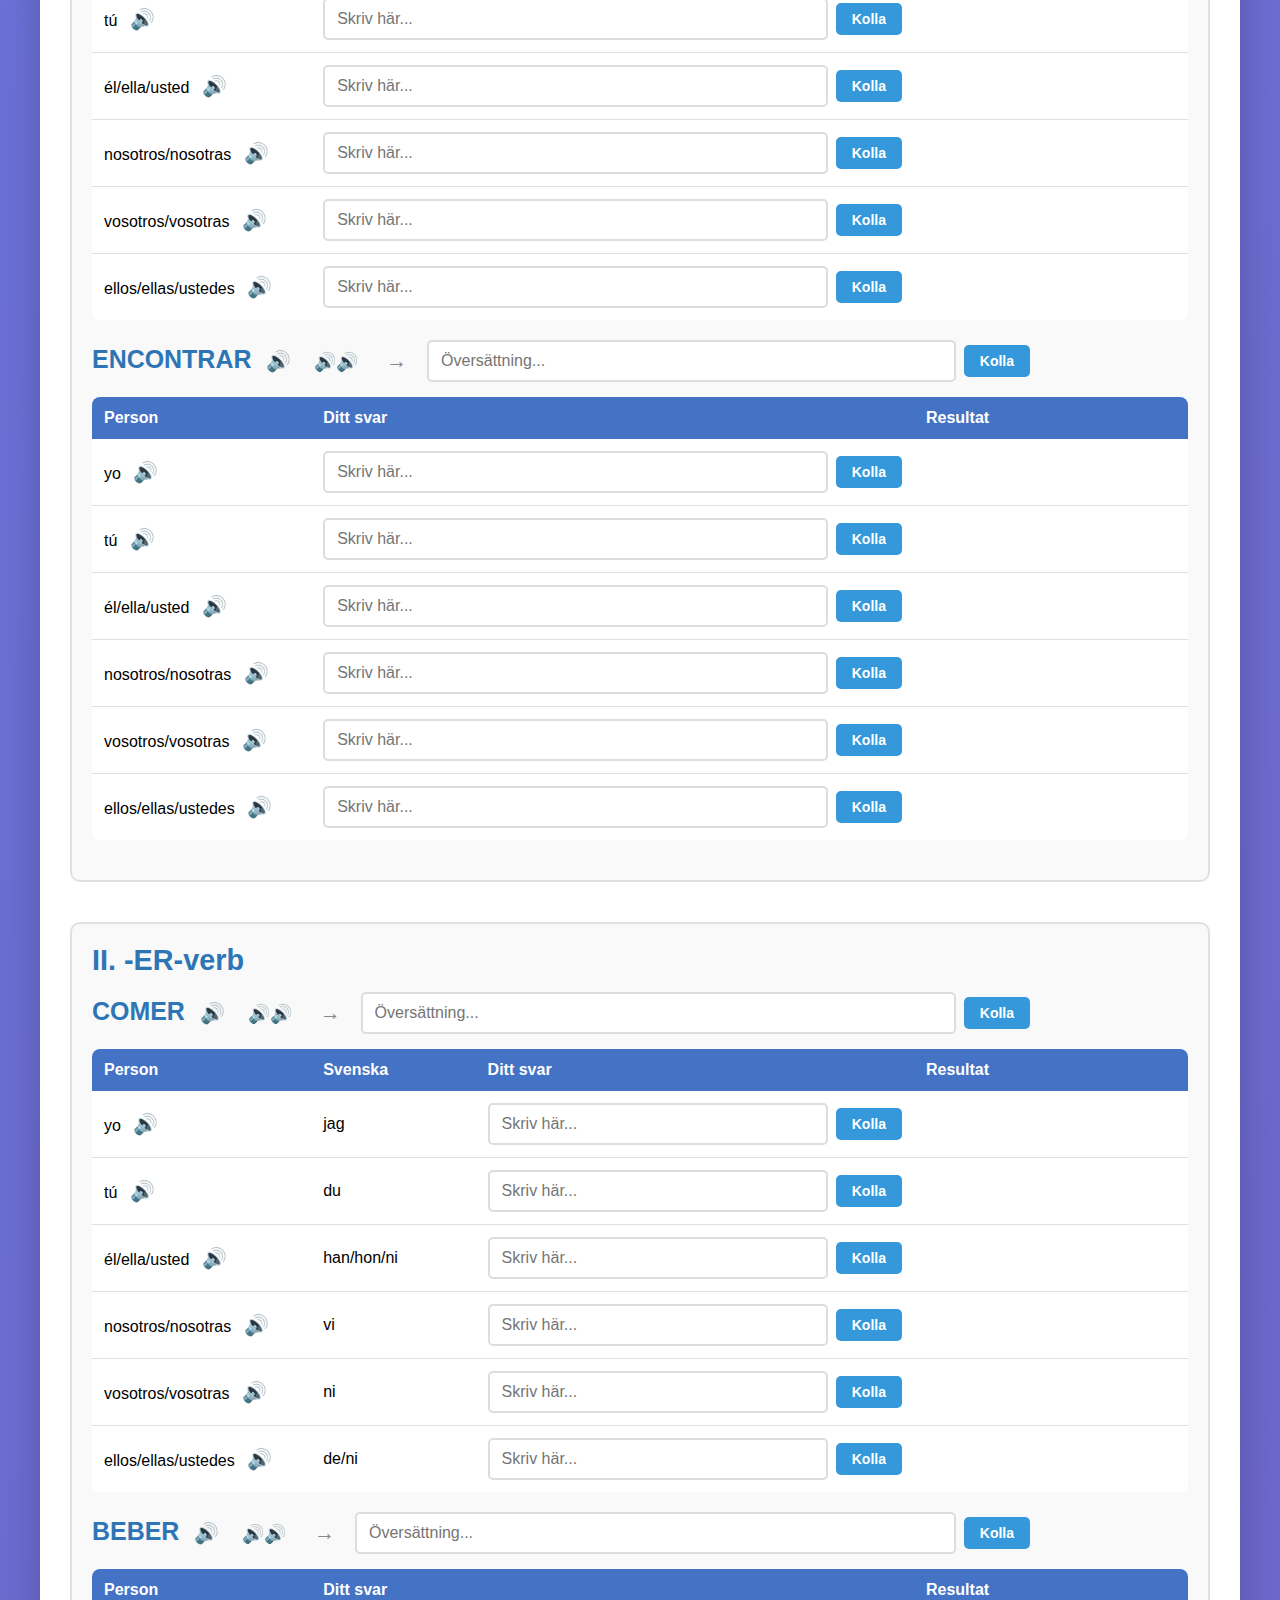
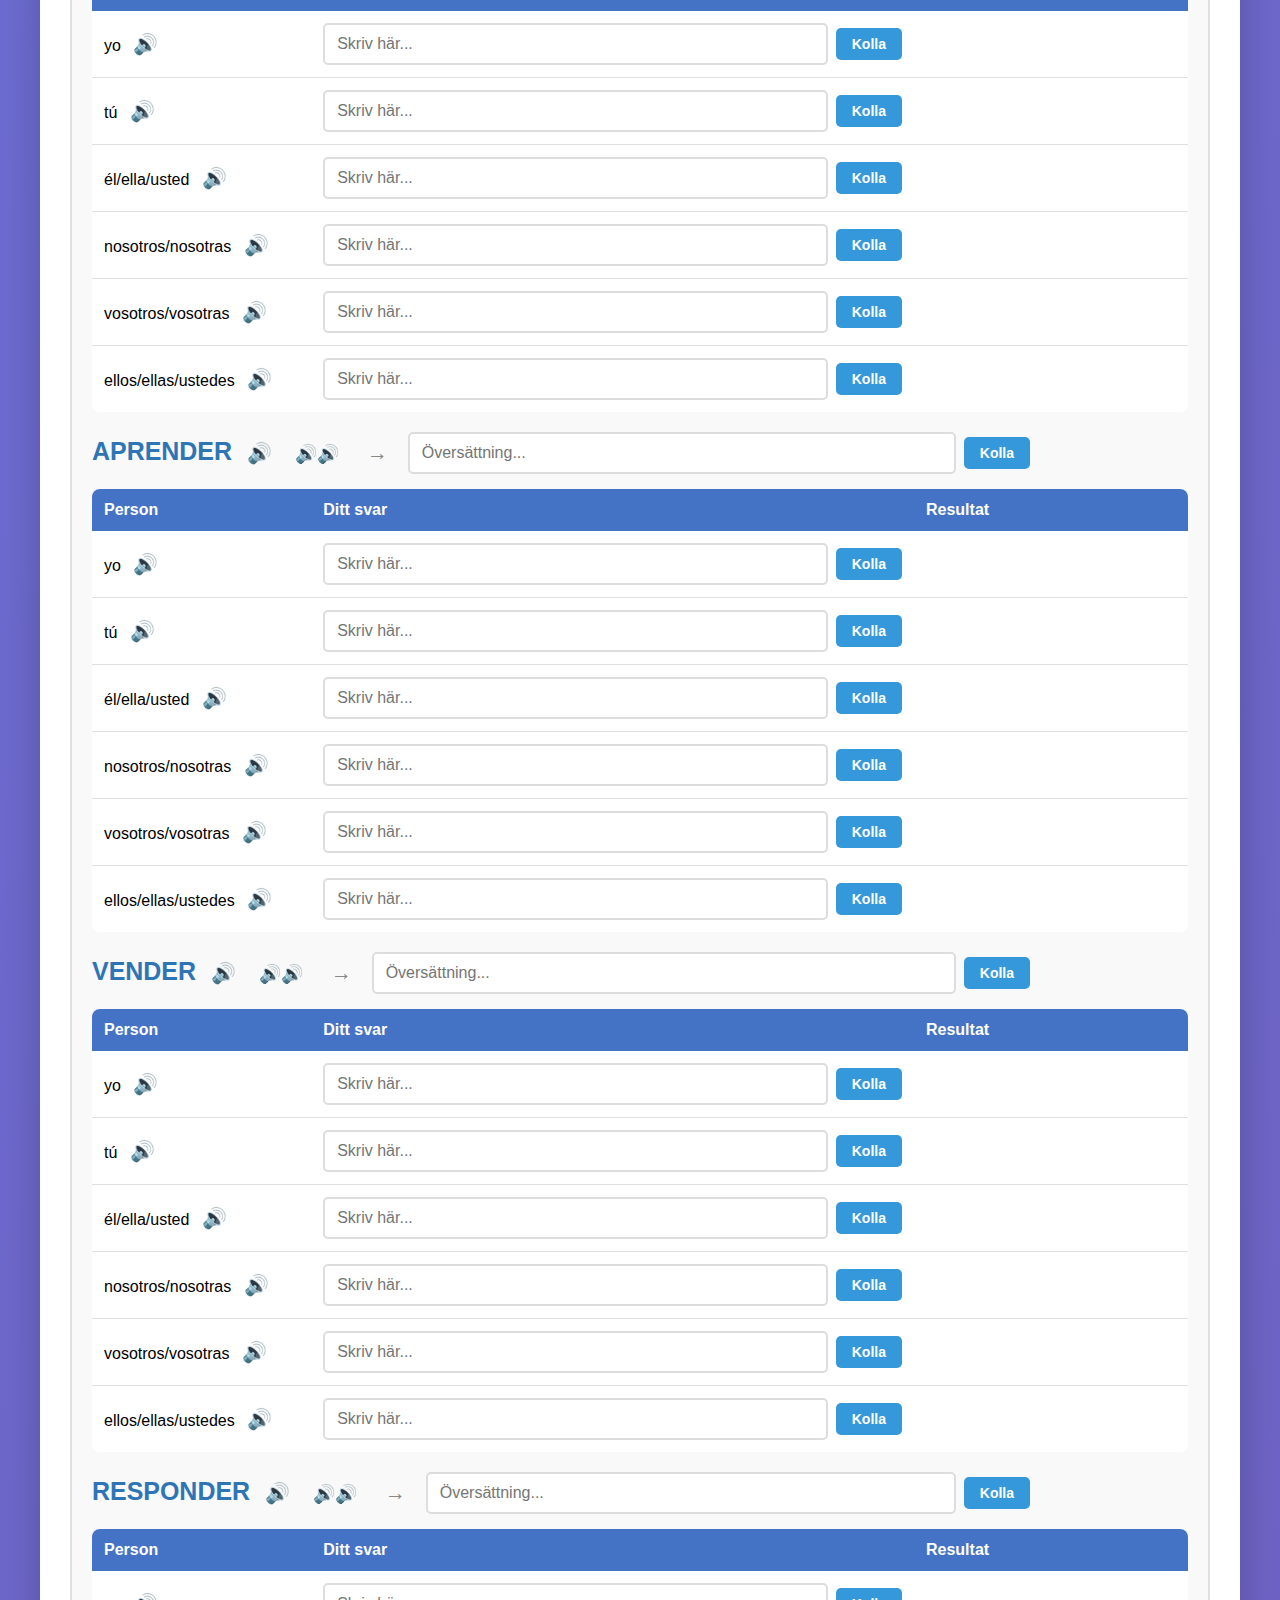
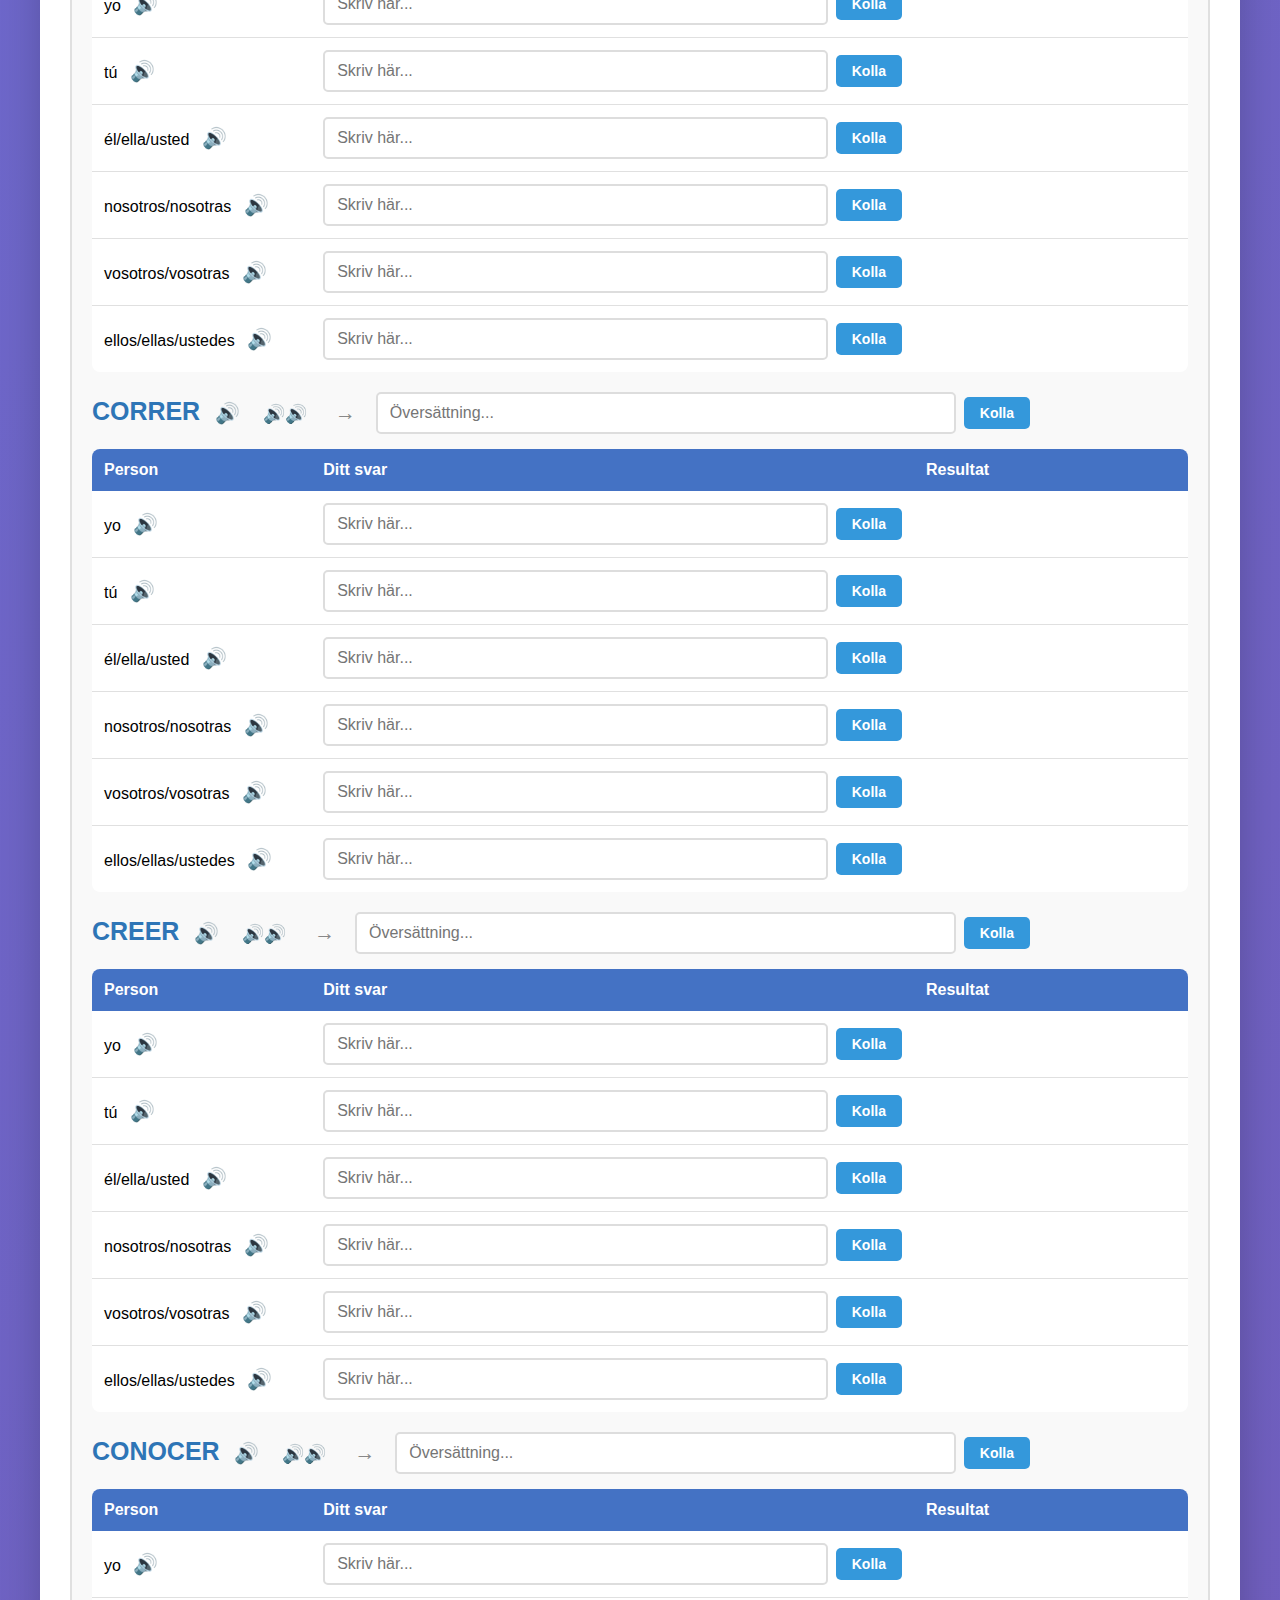
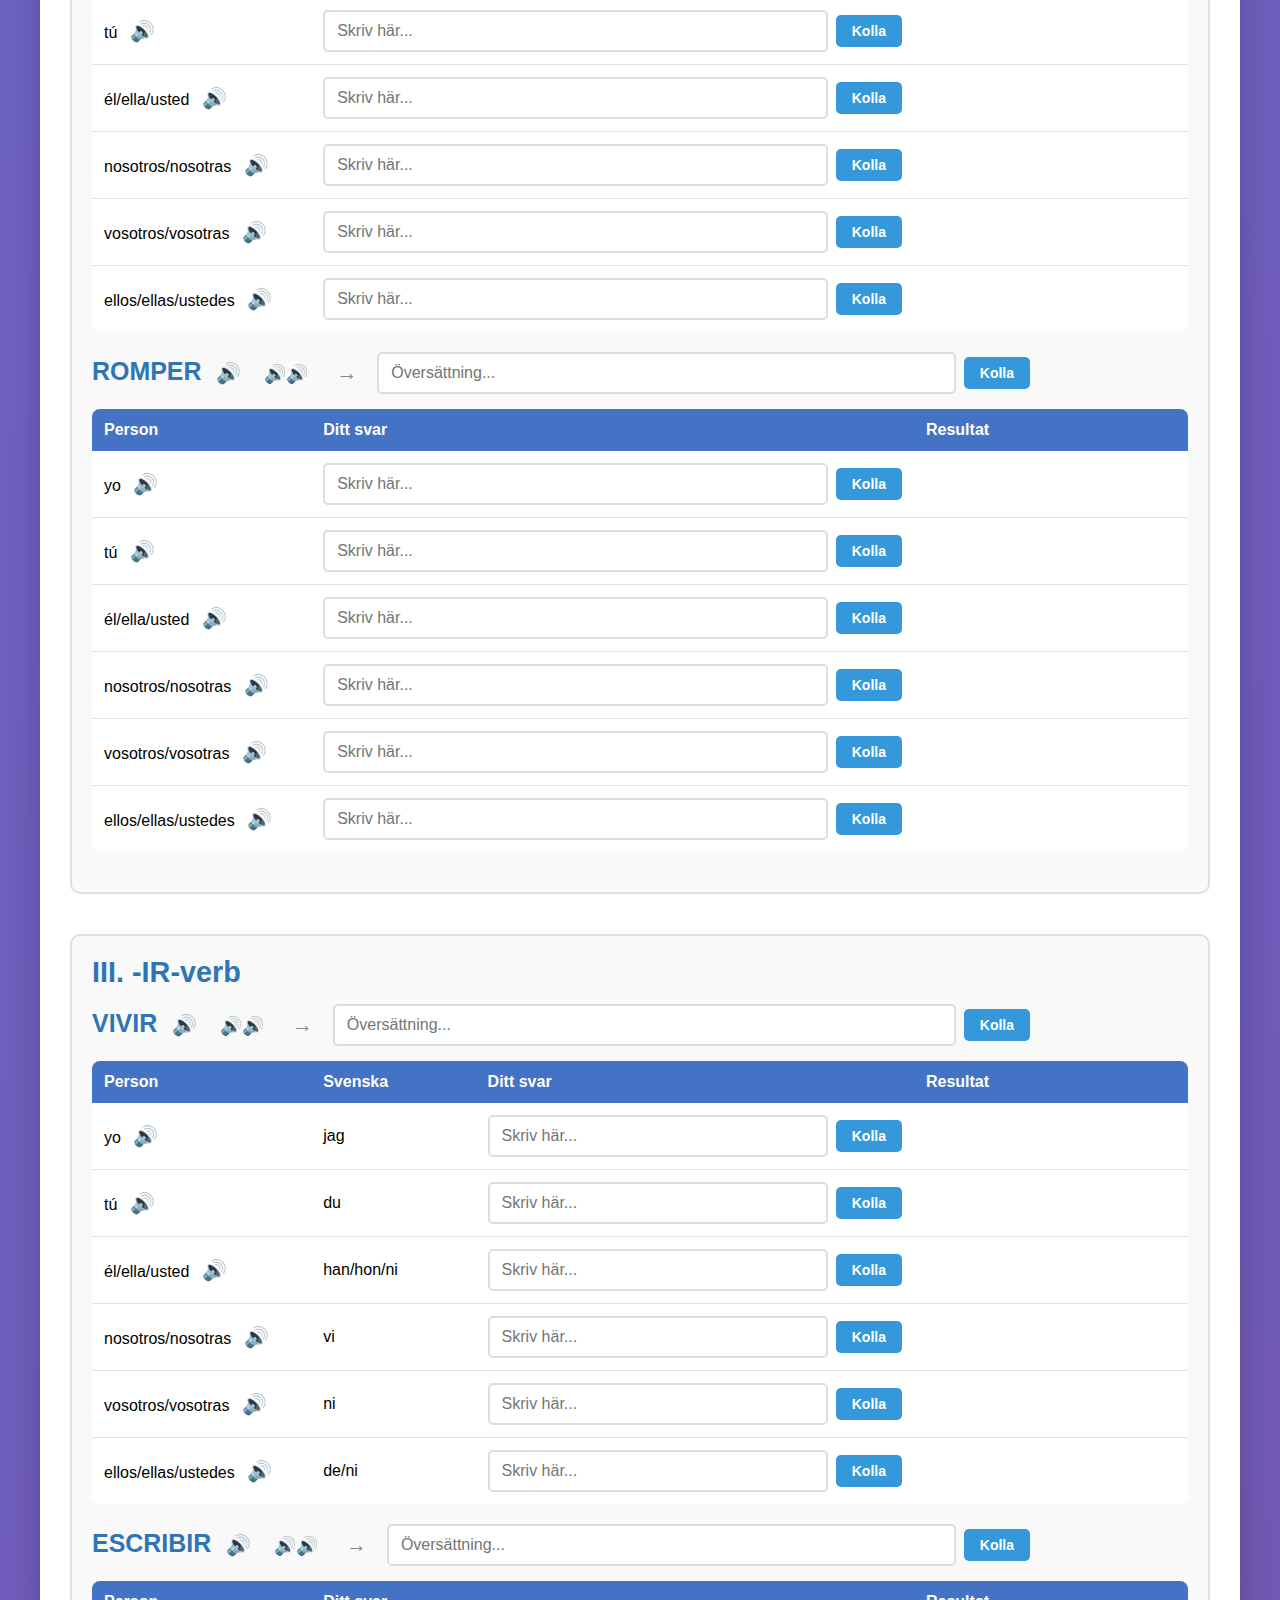
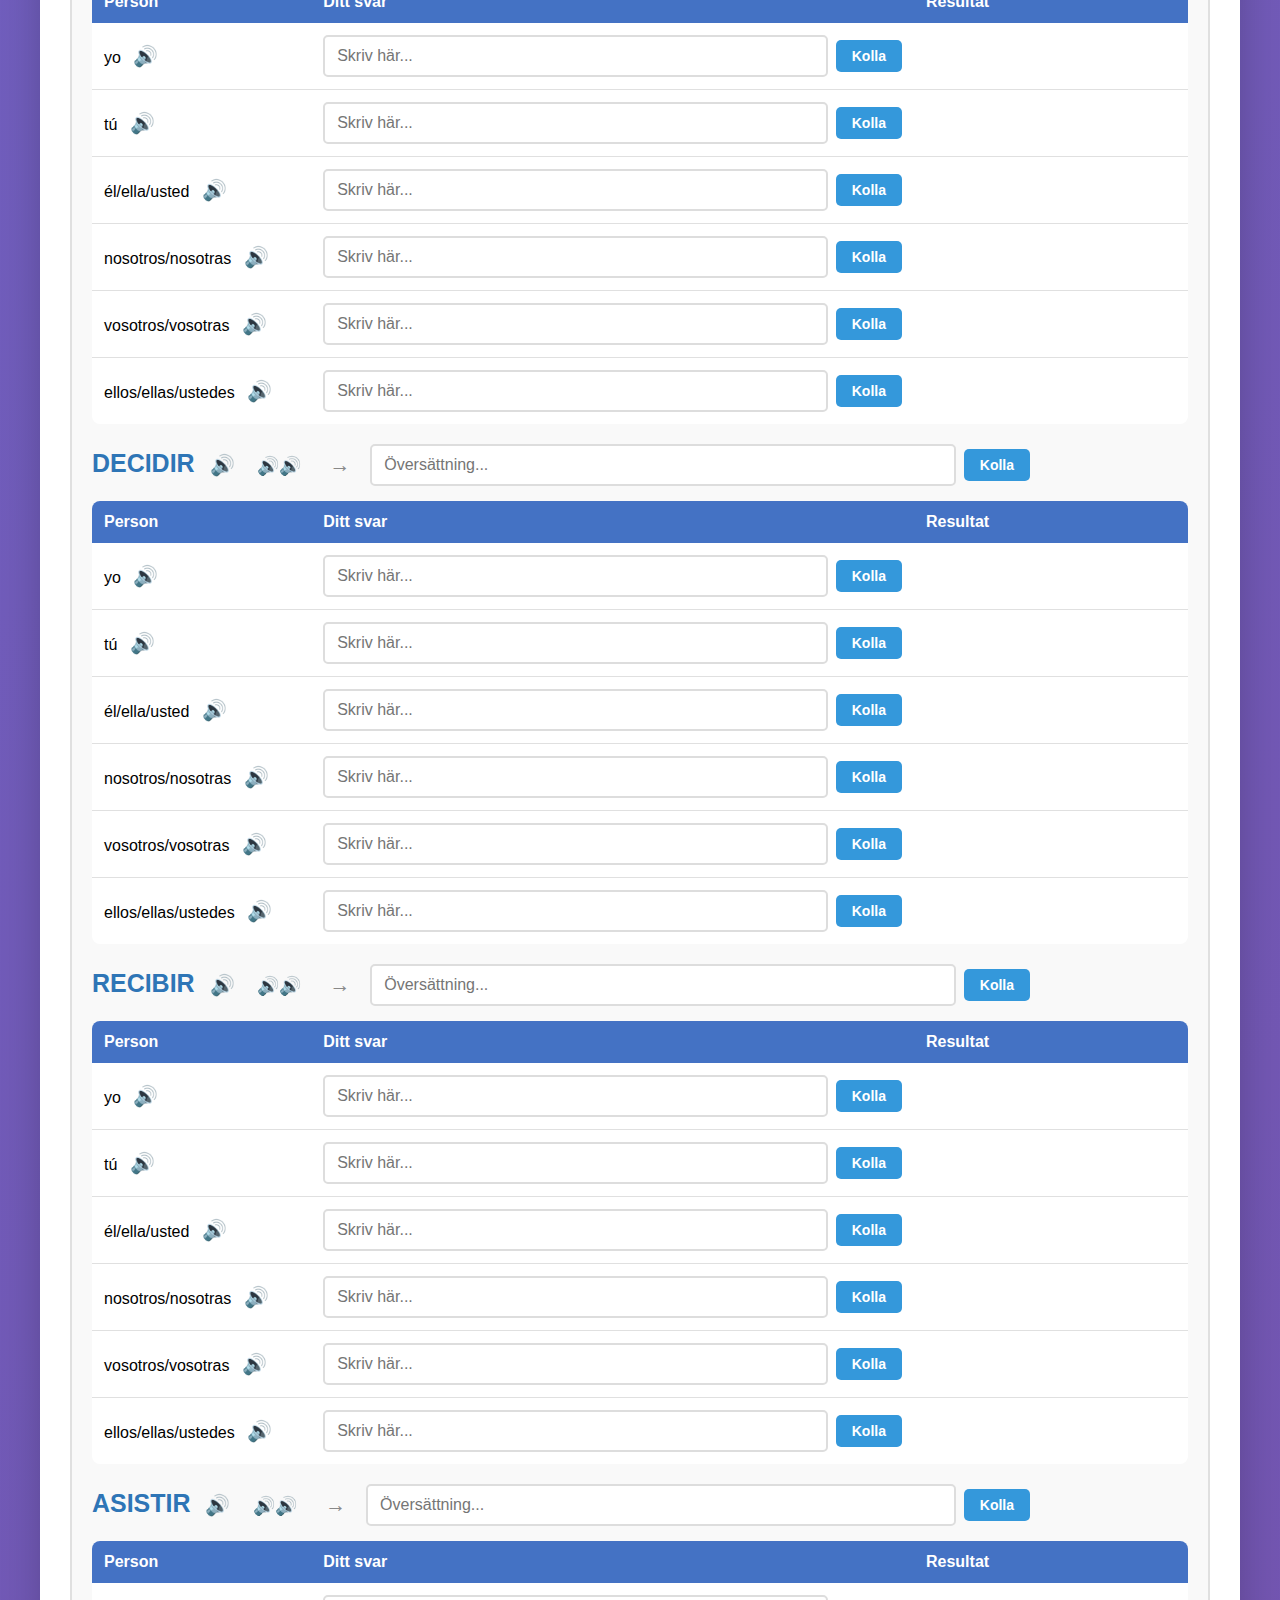
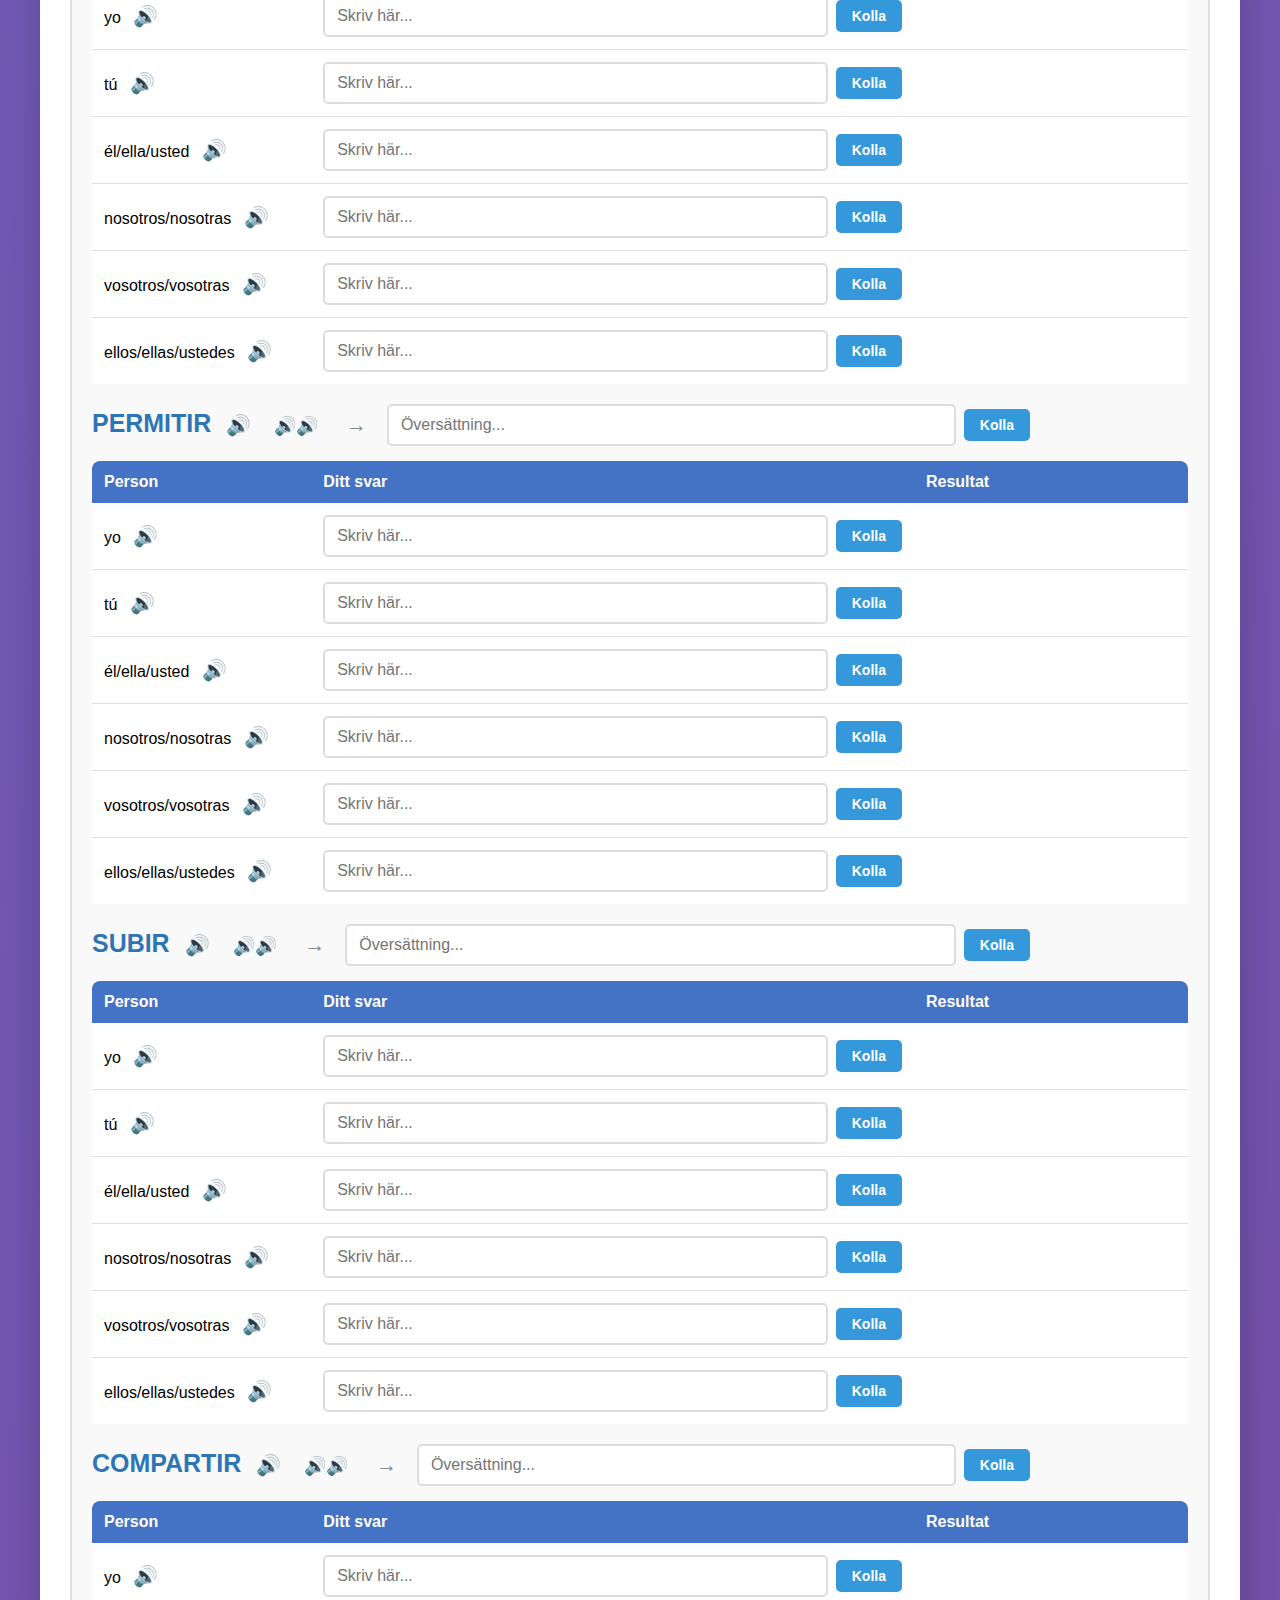
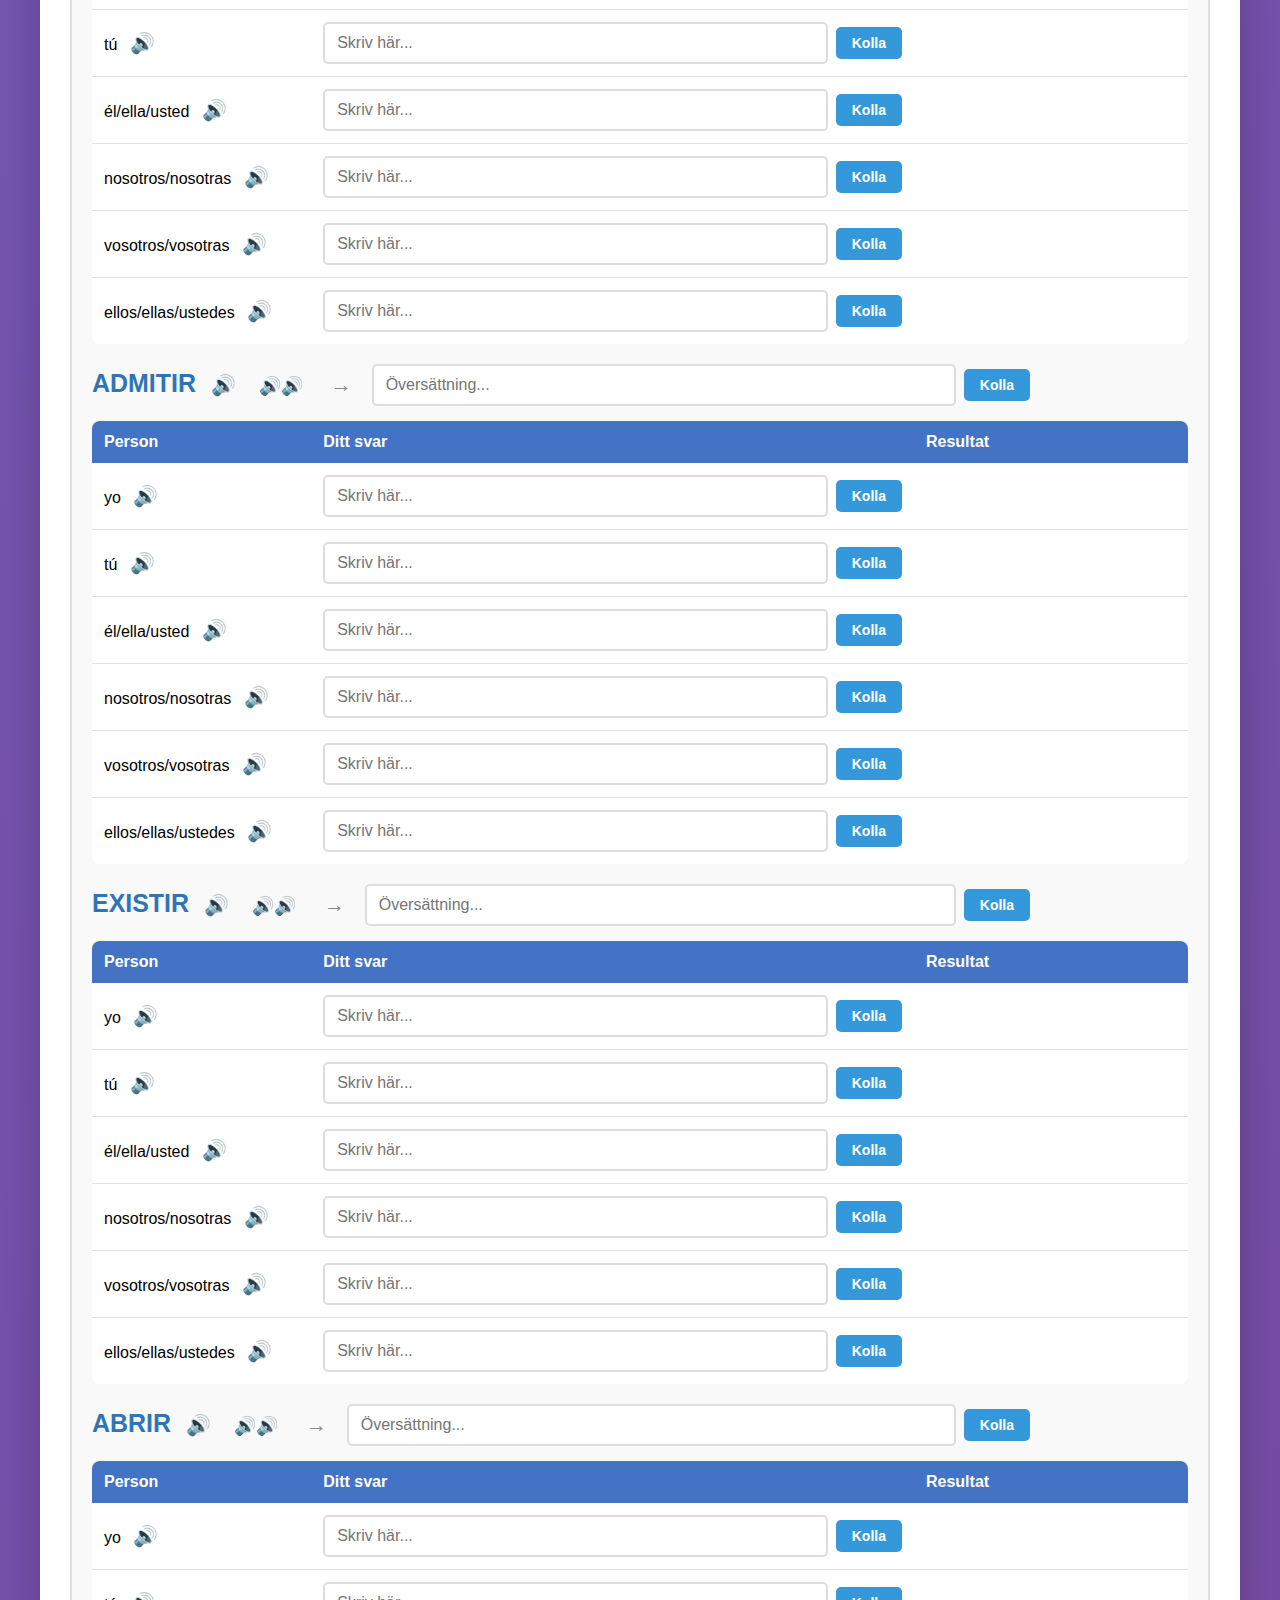
<file: regelbundna.html>
<!DOCTYPE html>
<html lang="sv">
<head>
    <meta charset="UTF-8">
    <meta name="viewport" content="width=device-width, initial-scale=1.0">
    <title>Regelbundna Verb - Spanska Nu</title>
    <link rel="stylesheet" href="assets/css/styles.css">
</head>
<body>
    <div class="container">
        <a href="index.html" class="back-btn">← Tillbaka till startsidan</a>

        <h1>🇪🇸 Regelbundna Verb 🇸🇪</h1>
        <p class="subtitle">Öva spanska regelbundna verbböjningar och översättningar</p>

        <div class="progress">
            <div>Framsteg: <span id="correct-count">0</span> av <span id="total-count">0</span> korrekta</div>
            <div class="progress-bar">
                <div class="progress-fill" id="progress-fill" style="width: 0%">0%</div>
            </div>
        </div>

        <div class="controls">
            <button class="reset-btn" onclick="resetAll()">🔄 Rensa allt</button>
            <button class="check-all-btn" onclick="checkAll()">✓ Kontrollera alla</button>
            <button class="check-all-btn" onclick="fillAll()" style="background: #9b59b6;">📝 Fyll i alla svar</button>
        </div>

        <div id="verbs-container"></div>
    </div>

    <script src="assets/js/verbs.js"></script>
    <script>
        const verbData = {
            "I. -AR-verb": {
                "HABLAR (prata)": [
                    { person: "yo", spanish: "hablo", swedish: "jag" },
                    { person: "tú", spanish: "hablas", swedish: "du" },
                    { person: "él/ella/usted", spanish: "habla", swedish: "han/hon/ni" },
                    { person: "nosotros/nosotras", spanish: "hablamos", swedish: "vi" },
                    { person: "vosotros/vosotras", spanish: "habláis", swedish: "ni" },
                    { person: "ellos/ellas/ustedes", spanish: "hablan", swedish: "de/ni" }
                ],
                "ESTUDIAR (studera)": [
                    { person: "yo", spanish: "estudio" },
                    { person: "tú", spanish: "estudias" },
                    { person: "él/ella/usted", spanish: "estudia" },
                    { person: "nosotros/nosotras", spanish: "estudiamos" },
                    { person: "vosotros/vosotras", spanish: "estudiáis" },
                    { person: "ellos/ellas/ustedes", spanish: "estudian" }
                ],
                "TRABAJAR (arbeta)": [
                    { person: "yo", spanish: "trabajo" },
                    { person: "tú", spanish: "trabajas" },
                    { person: "él/ella/usted", spanish: "trabaja" },
                    { person: "nosotros/nosotras", spanish: "trabajamos" },
                    { person: "vosotros/vosotras", spanish: "trabajáis" },
                    { person: "ellos/ellas/ustedes", spanish: "trabajan" }
                ],
                "CANTAR (sjunga)": [
                    { person: "yo", spanish: "canto" },
                    { person: "tú", spanish: "cantas" },
                    { person: "él/ella/usted", spanish: "canta" },
                    { person: "nosotros/nosotras", spanish: "cantamos" },
                    { person: "vosotros/vosotras", spanish: "cantáis" },
                    { person: "ellos/ellas/ustedes", spanish: "cantan" }
                ],
                "BAILAR (dansa)": [
                    { person: "yo", spanish: "bailo" },
                    { person: "tú", spanish: "bailas" },
                    { person: "él/ella/usted", spanish: "baila" },
                    { person: "nosotros/nosotras", spanish: "bailamos" },
                    { person: "vosotros/vosotras", spanish: "bailáis" },
                    { person: "ellos/ellas/ustedes", spanish: "bailan" }
                ],
                "COMPRAR (köpa)": [
                    { person: "yo", spanish: "compro" },
                    { person: "tú", spanish: "compras" },
                    { person: "él/ella/usted", spanish: "compra" },
                    { person: "nosotros/nosotras", spanish: "compramos" },
                    { person: "vosotros/vosotras", spanish: "compráis" },
                    { person: "ellos/ellas/ustedes", spanish: "compran" }
                ],
                "MIRAR (titta)": [
                    { person: "yo", spanish: "miro" },
                    { person: "tú", spanish: "miras" },
                    { person: "él/ella/usted", spanish: "mira" },
                    { person: "nosotros/nosotras", spanish: "miramos" },
                    { person: "vosotros/vosotras", spanish: "miráis" },
                    { person: "ellos/ellas/ustedes", spanish: "miran" }
                ],
                "USAR (använda)": [
                    { person: "yo", spanish: "uso" },
                    { person: "tú", spanish: "usas" },
                    { person: "él/ella/usted", spanish: "usa" },
                    { person: "nosotros/nosotras", spanish: "usamos" },
                    { person: "vosotros/vosotras", spanish: "usáis" },
                    { person: "ellos/ellas/ustedes", spanish: "usan" }
                ],
                "PREPARAR (förbereda)": [
                    { person: "yo", spanish: "preparo" },
                    { person: "tú", spanish: "preparas" },
                    { person: "él/ella/usted", spanish: "prepara" },
                    { person: "nosotros/nosotras", spanish: "preparamos" },
                    { person: "vosotros/vosotras", spanish: "preparáis" },
                    { person: "ellos/ellas/ustedes", spanish: "preparan" }
                ],
                "ENCONTRAR (hitta)": [
                    { person: "yo", spanish: "encuentro" },
                    { person: "tú", spanish: "encuentras" },
                    { person: "él/ella/usted", spanish: "encuentra" },
                    { person: "nosotros/nosotras", spanish: "encontramos" },
                    { person: "vosotros/vosotras", spanish: "encontráis" },
                    { person: "ellos/ellas/ustedes", spanish: "encuentran" }
                ]
            },
            "II. -ER-verb": {
                "COMER (äta)": [
                    { person: "yo", spanish: "como", swedish: "jag" },
                    { person: "tú", spanish: "comes", swedish: "du" },
                    { person: "él/ella/usted", spanish: "come", swedish: "han/hon/ni" },
                    { person: "nosotros/nosotras", spanish: "comemos", swedish: "vi" },
                    { person: "vosotros/vosotras", spanish: "coméis", swedish: "ni" },
                    { person: "ellos/ellas/ustedes", spanish: "comen", swedish: "de/ni" }
                ],
                "BEBER (dricka)": [
                    { person: "yo", spanish: "bebo" },
                    { person: "tú", spanish: "bebes" },
                    { person: "él/ella/usted", spanish: "bebe" },
                    { person: "nosotros/nosotras", spanish: "bebemos" },
                    { person: "vosotros/vosotras", spanish: "bebéis" },
                    { person: "ellos/ellas/ustedes", spanish: "beben" }
                ],
                "APRENDER (lära sig)": [
                    { person: "yo", spanish: "aprendo" },
                    { person: "tú", spanish: "aprendes" },
                    { person: "él/ella/usted", spanish: "aprende" },
                    { person: "nosotros/nosotras", spanish: "aprendemos" },
                    { person: "vosotros/vosotras", spanish: "aprendéis" },
                    { person: "ellos/ellas/ustedes", spanish: "aprenden" }
                ],
                "VENDER (sälja)": [
                    { person: "yo", spanish: "vendo" },
                    { person: "tú", spanish: "vendes" },
                    { person: "él/ella/usted", spanish: "vende" },
                    { person: "nosotros/nosotras", spanish: "vendemos" },
                    { person: "vosotros/vosotras", spanish: "vendéis" },
                    { person: "ellos/ellas/ustedes", spanish: "venden" }
                ],
                "RESPONDER (svara)": [
                    { person: "yo", spanish: "respondo" },
                    { person: "tú", spanish: "respondes" },
                    { person: "él/ella/usted", spanish: "responde" },
                    { person: "nosotros/nosotras", spanish: "respondemos" },
                    { person: "vosotros/vosotras", spanish: "respondéis" },
                    { person: "ellos/ellas/ustedes", spanish: "responden" }
                ],
                "CORRER (springa)": [
                    { person: "yo", spanish: "corro" },
                    { person: "tú", spanish: "corres" },
                    { person: "él/ella/usted", spanish: "corre" },
                    { person: "nosotros/nosotras", spanish: "corremos" },
                    { person: "vosotros/vosotras", spanish: "corréis" },
                    { person: "ellos/ellas/ustedes", spanish: "corren" }
                ],
                "CREER (tro)": [
                    { person: "yo", spanish: "creo" },
                    { person: "tú", spanish: "crees" },
                    { person: "él/ella/usted", spanish: "cree" },
                    { person: "nosotros/nosotras", spanish: "creemos" },
                    { person: "vosotros/vosotras", spanish: "creéis" },
                    { person: "ellos/ellas/ustedes", spanish: "creen" }
                ],
                "CONOCER (känna till)": [
                    { person: "yo", spanish: "conozco" },
                    { person: "tú", spanish: "conoces" },
                    { person: "él/ella/usted", spanish: "conoce" },
                    { person: "nosotros/nosotras", spanish: "conocemos" },
                    { person: "vosotros/vosotras", spanish: "conocéis" },
                    { person: "ellos/ellas/ustedes", spanish: "conocen" }
                ],
                "ROMPER (bryta)": [
                    { person: "yo", spanish: "rompo" },
                    { person: "tú", spanish: "rompes" },
                    { person: "él/ella/usted", spanish: "rompe" },
                    { person: "nosotros/nosotras", spanish: "rompemos" },
                    { person: "vosotros/vosotras", spanish: "rompéis" },
                    { person: "ellos/ellas/ustedes", spanish: "rompen" }
                ]
            },
            "III. -IR-verb": {
                "VIVIR (bo)": [
                    { person: "yo", spanish: "vivo", swedish: "jag" },
                    { person: "tú", spanish: "vives", swedish: "du" },
                    { person: "él/ella/usted", spanish: "vive", swedish: "han/hon/ni" },
                    { person: "nosotros/nosotras", spanish: "vivimos", swedish: "vi" },
                    { person: "vosotros/vosotras", spanish: "vivís", swedish: "ni" },
                    { person: "ellos/ellas/ustedes", spanish: "viven", swedish: "de/ni" }
                ],
                "ESCRIBIR (skriva)": [
                    { person: "yo", spanish: "escribo" },
                    { person: "tú", spanish: "escribes" },
                    { person: "él/ella/usted", spanish: "escribe" },
                    { person: "nosotros/nosotras", spanish: "escribimos" },
                    { person: "vosotros/vosotras", spanish: "escribís" },
                    { person: "ellos/ellas/ustedes", spanish: "escriben" }
                ],
                "DECIDIR (bestämma)": [
                    { person: "yo", spanish: "decido" },
                    { person: "tú", spanish: "decides" },
                    { person: "él/ella/usted", spanish: "decide" },
                    { person: "nosotros/nosotras", spanish: "decidimos" },
                    { person: "vosotros/vosotras", spanish: "decidís" },
                    { person: "ellos/ellas/ustedes", spanish: "deciden" }
                ],
                "RECIBIR (ta emot)": [
                    { person: "yo", spanish: "recibo" },
                    { person: "tú", spanish: "recibes" },
                    { person: "él/ella/usted", spanish: "recibe" },
                    { person: "nosotros/nosotras", spanish: "recibimos" },
                    { person: "vosotros/vosotras", spanish: "recibís" },
                    { person: "ellos/ellas/ustedes", spanish: "reciben" }
                ],
                "ASISTIR (delta)": [
                    { person: "yo", spanish: "asisto" },
                    { person: "tú", spanish: "asistes" },
                    { person: "él/ella/usted", spanish: "asiste" },
                    { person: "nosotros/nosotras", spanish: "asistimos" },
                    { person: "vosotros/vosotras", spanish: "asistís" },
                    { person: "ellos/ellas/ustedes", spanish: "asisten" }
                ],
                "PERMITIR (tillåta)": [
                    { person: "yo", spanish: "permito" },
                    { person: "tú", spanish: "permites" },
                    { person: "él/ella/usted", spanish: "permite" },
                    { person: "nosotros/nosotras", spanish: "permitimos" },
                    { person: "vosotros/vosotras", spanish: "permitís" },
                    { person: "ellos/ellas/ustedes", spanish: "permiten" }
                ],
                "SUBIR (gå upp)": [
                    { person: "yo", spanish: "subo" },
                    { person: "tú", spanish: "subes" },
                    { person: "él/ella/usted", spanish: "sube" },
                    { person: "nosotros/nosotras", spanish: "subimos" },
                    { person: "vosotros/vosotras", spanish: "subís" },
                    { person: "ellos/ellas/ustedes", spanish: "suben" }
                ],
                "COMPARTIR (dela)": [
                    { person: "yo", spanish: "comparto" },
                    { person: "tú", spanish: "compartes" },
                    { person: "él/ella/usted", spanish: "comparte" },
                    { person: "nosotros/nosotras", spanish: "compartimos" },
                    { person: "vosotros/vosotras", spanish: "compartís" },
                    { person: "ellos/ellas/ustedes", spanish: "comparten" }
                ],
                "ADMITIR (erkänna)": [
                    { person: "yo", spanish: "admito" },
                    { person: "tú", spanish: "admites" },
                    { person: "él/ella/usted", spanish: "admite" },
                    { person: "nosotros/nosotras", spanish: "admitimos" },
                    { person: "vosotros/vosotras", spanish: "admitís" },
                    { person: "ellos/ellas/ustedes", spanish: "admiten" }
                ],
                "EXISTIR (existera)": [
                    { person: "yo", spanish: "existo" },
                    { person: "tú", spanish: "existes" },
                    { person: "él/ella/usted", spanish: "existe" },
                    { person: "nosotros/nosotras", spanish: "existimos" },
                    { person: "vosotros/vosotras", spanish: "existís" },
                    { person: "ellos/ellas/ustedes", spanish: "existen" }
                ],
                "ABRIR (öppna)": [
                    { person: "yo", spanish: "abro" },
                    { person: "tú", spanish: "abres" },
                    { person: "él/ella/usted", spanish: "abre" },
                    { person: "nosotros/nosotras", spanish: "abrimos" },
                    { person: "vosotros/vosotras", spanish: "abrís" },
                    { person: "ellos/ellas/ustedes", spanish: "abren" }
                ]
            }
        };

        generateHTML(verbData);
    </script>
</body>
</html>
</file>
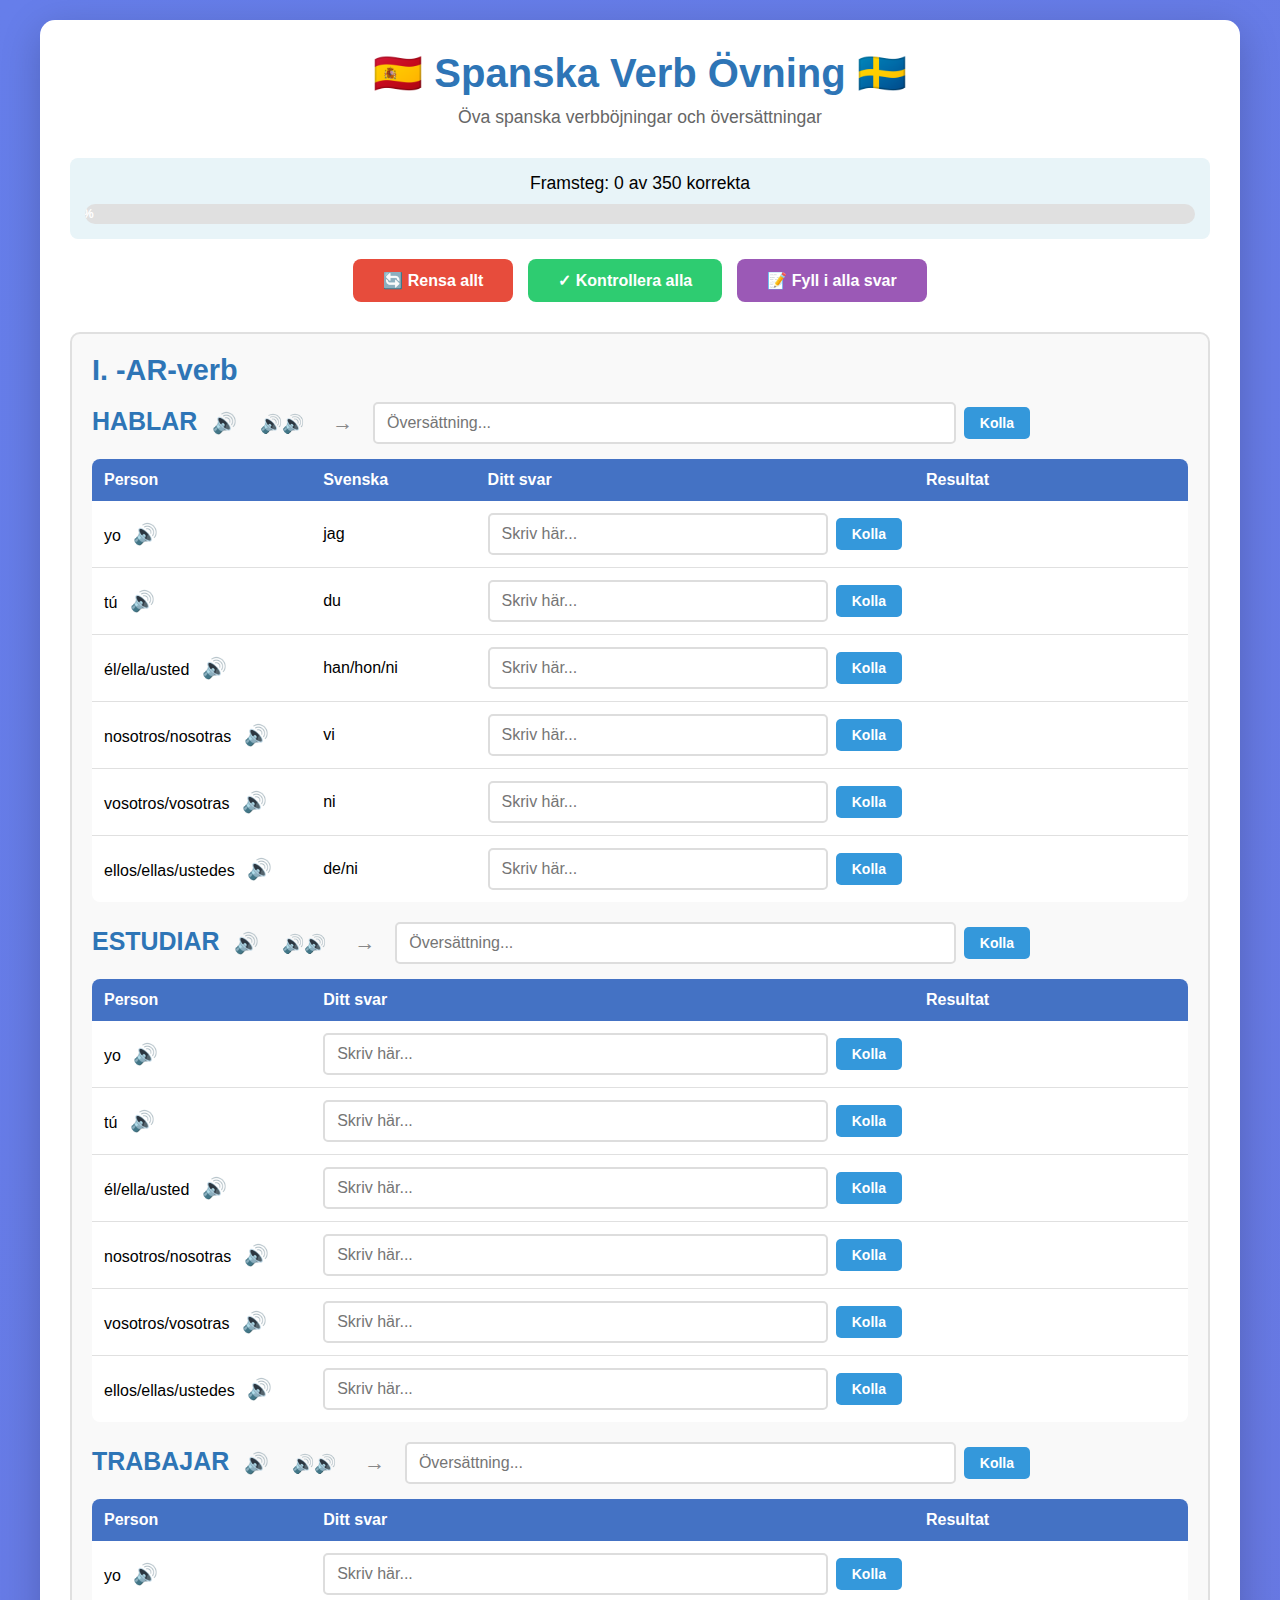
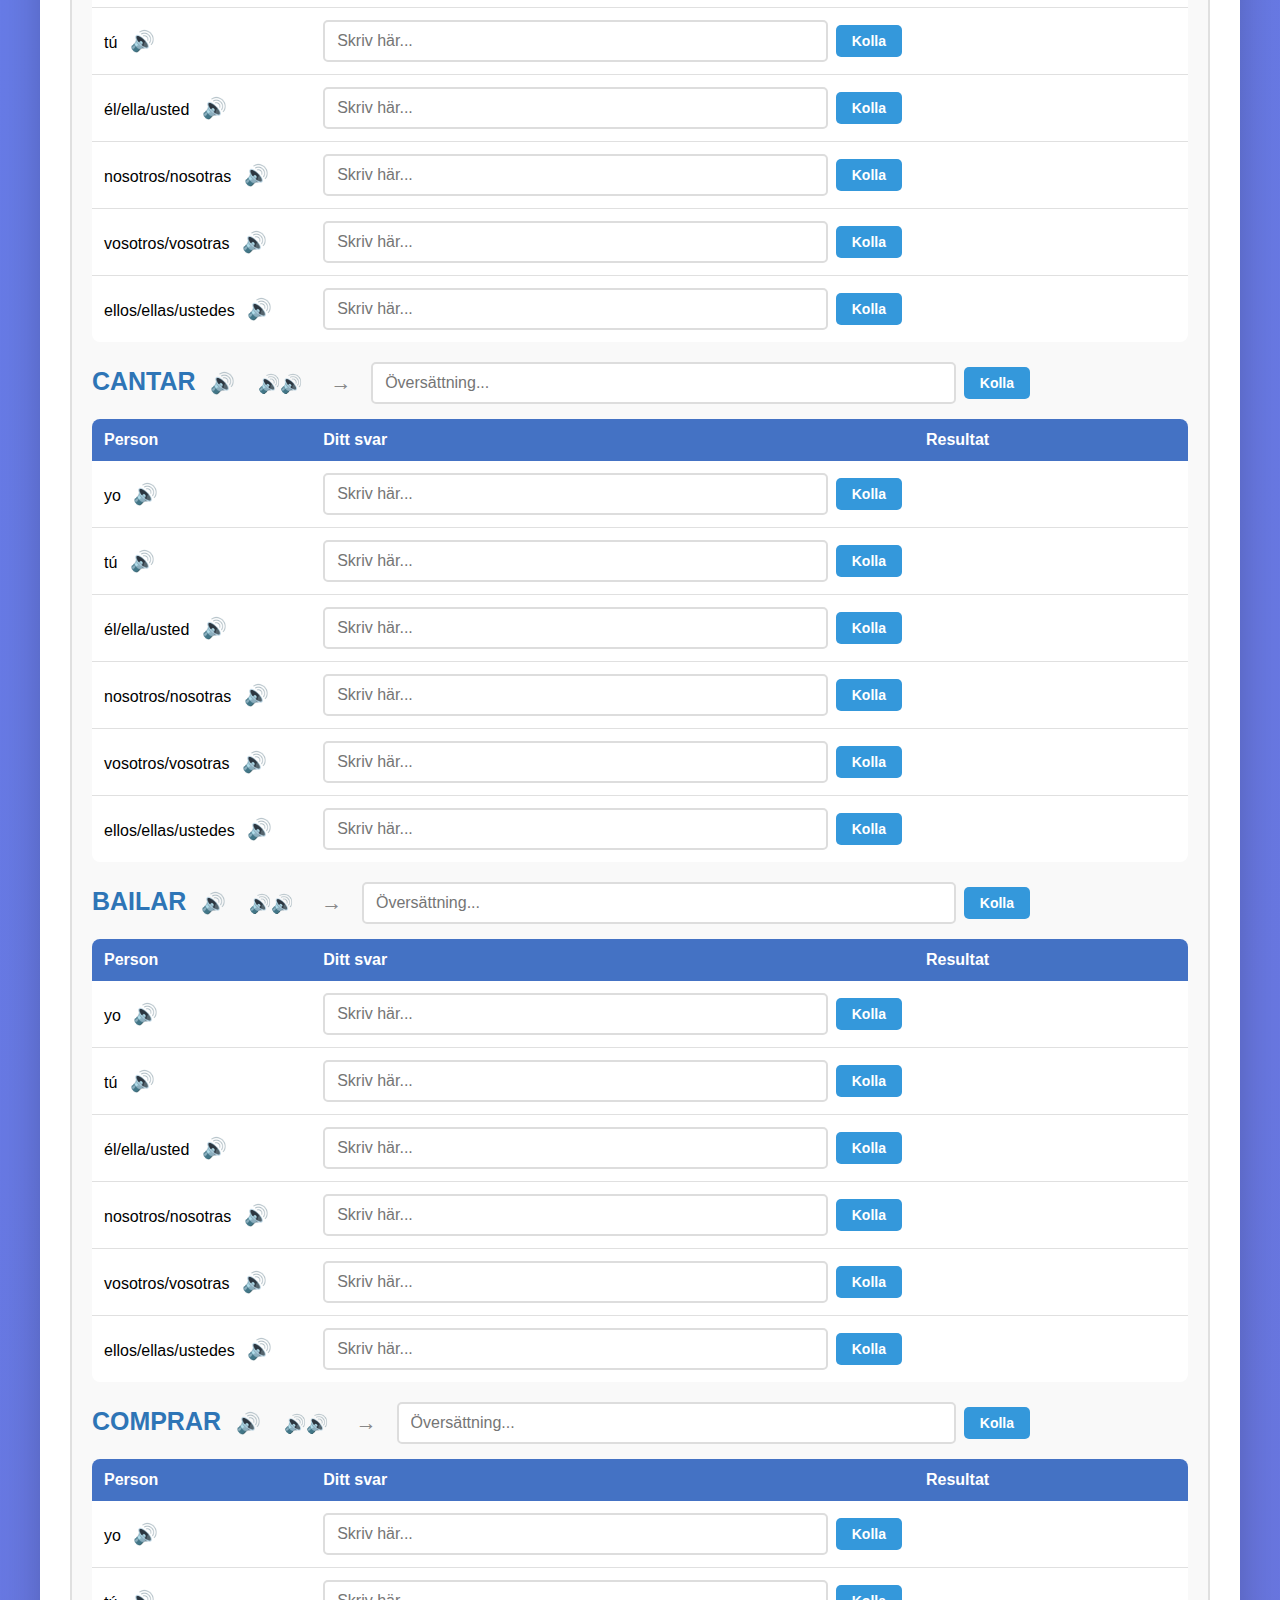
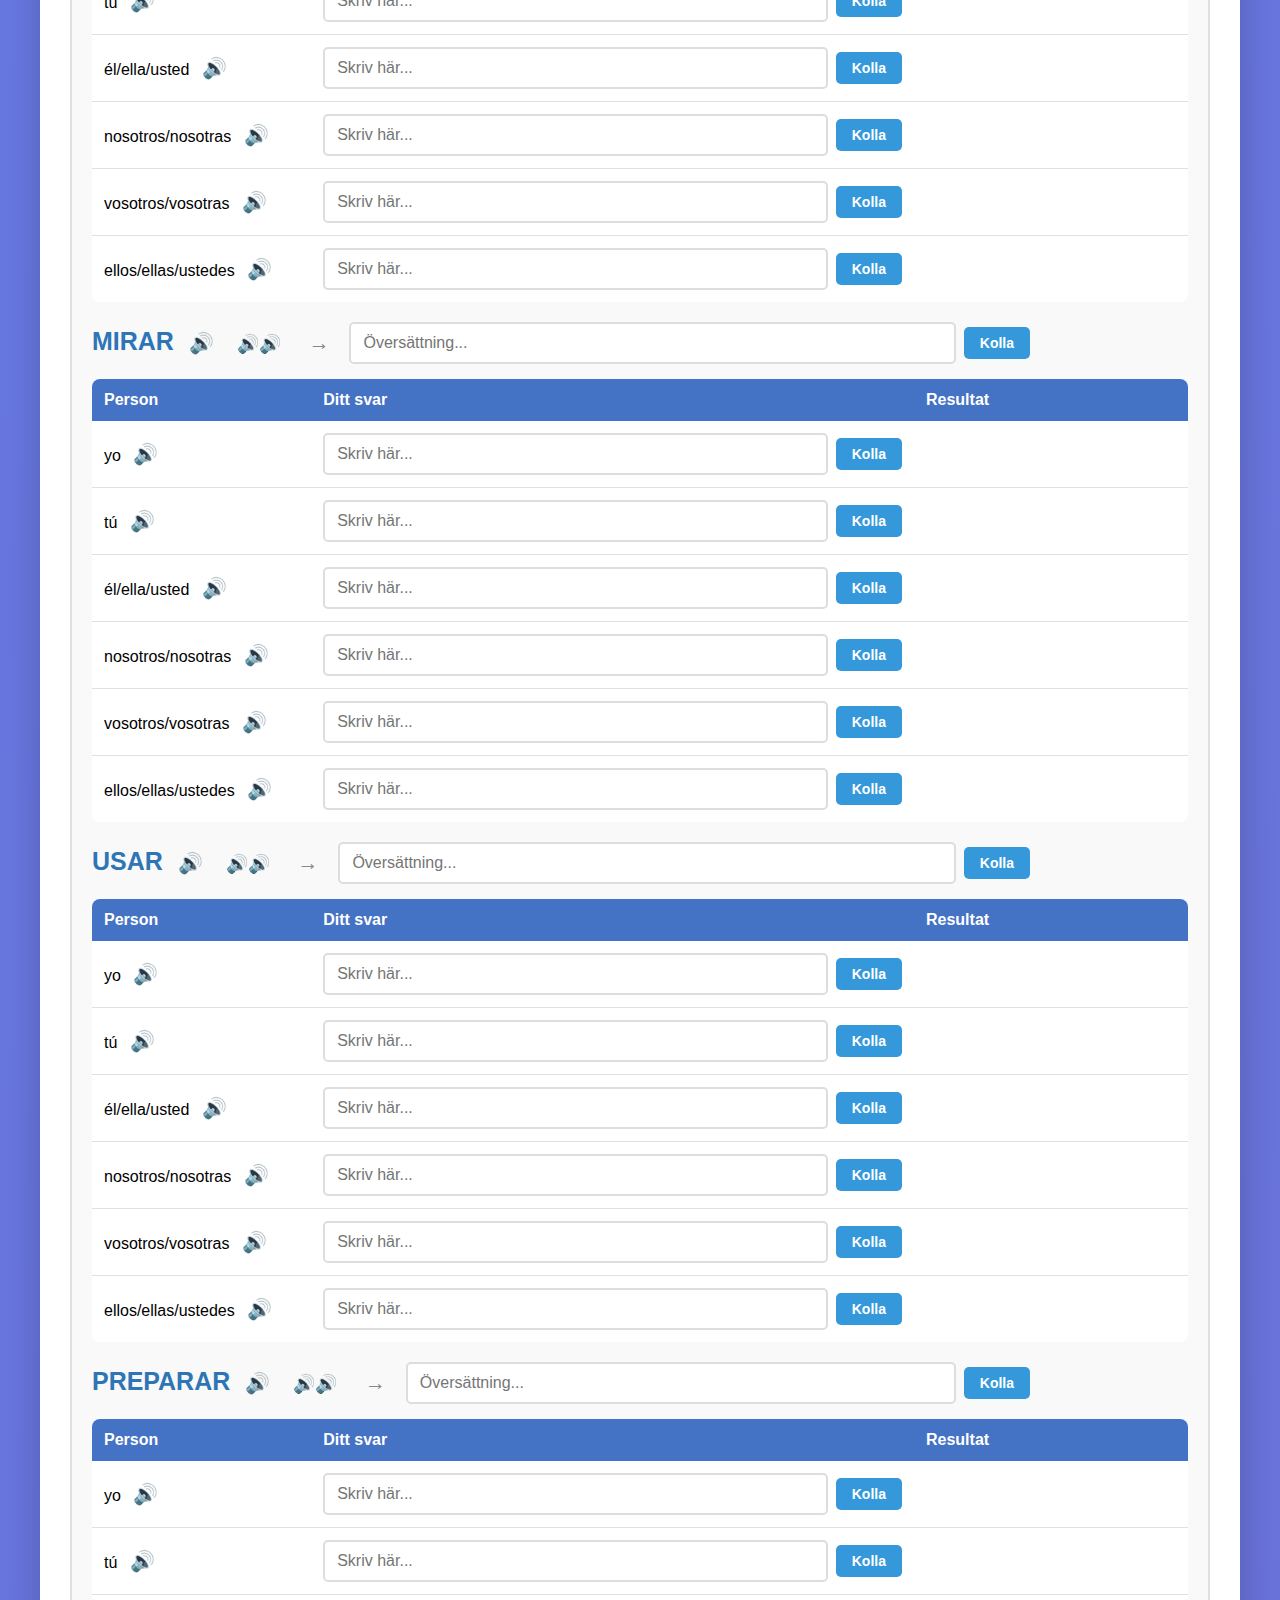
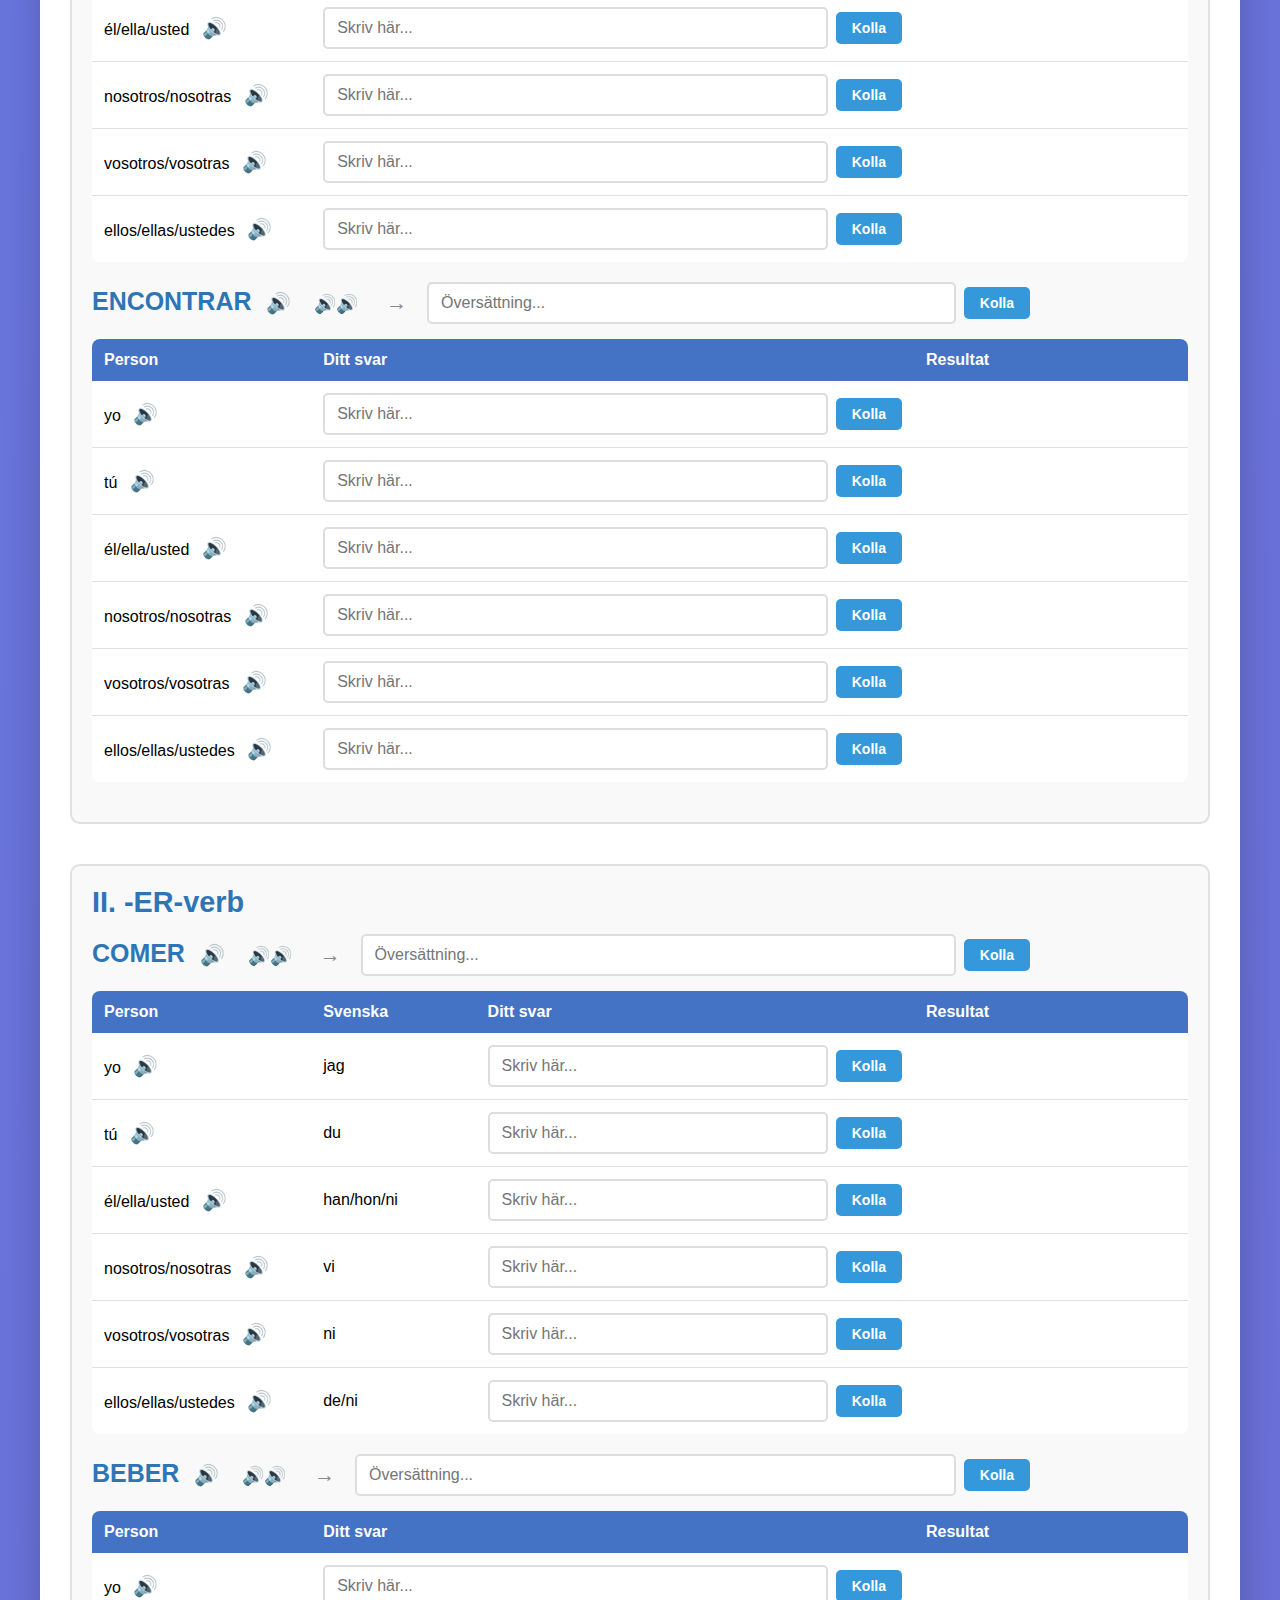
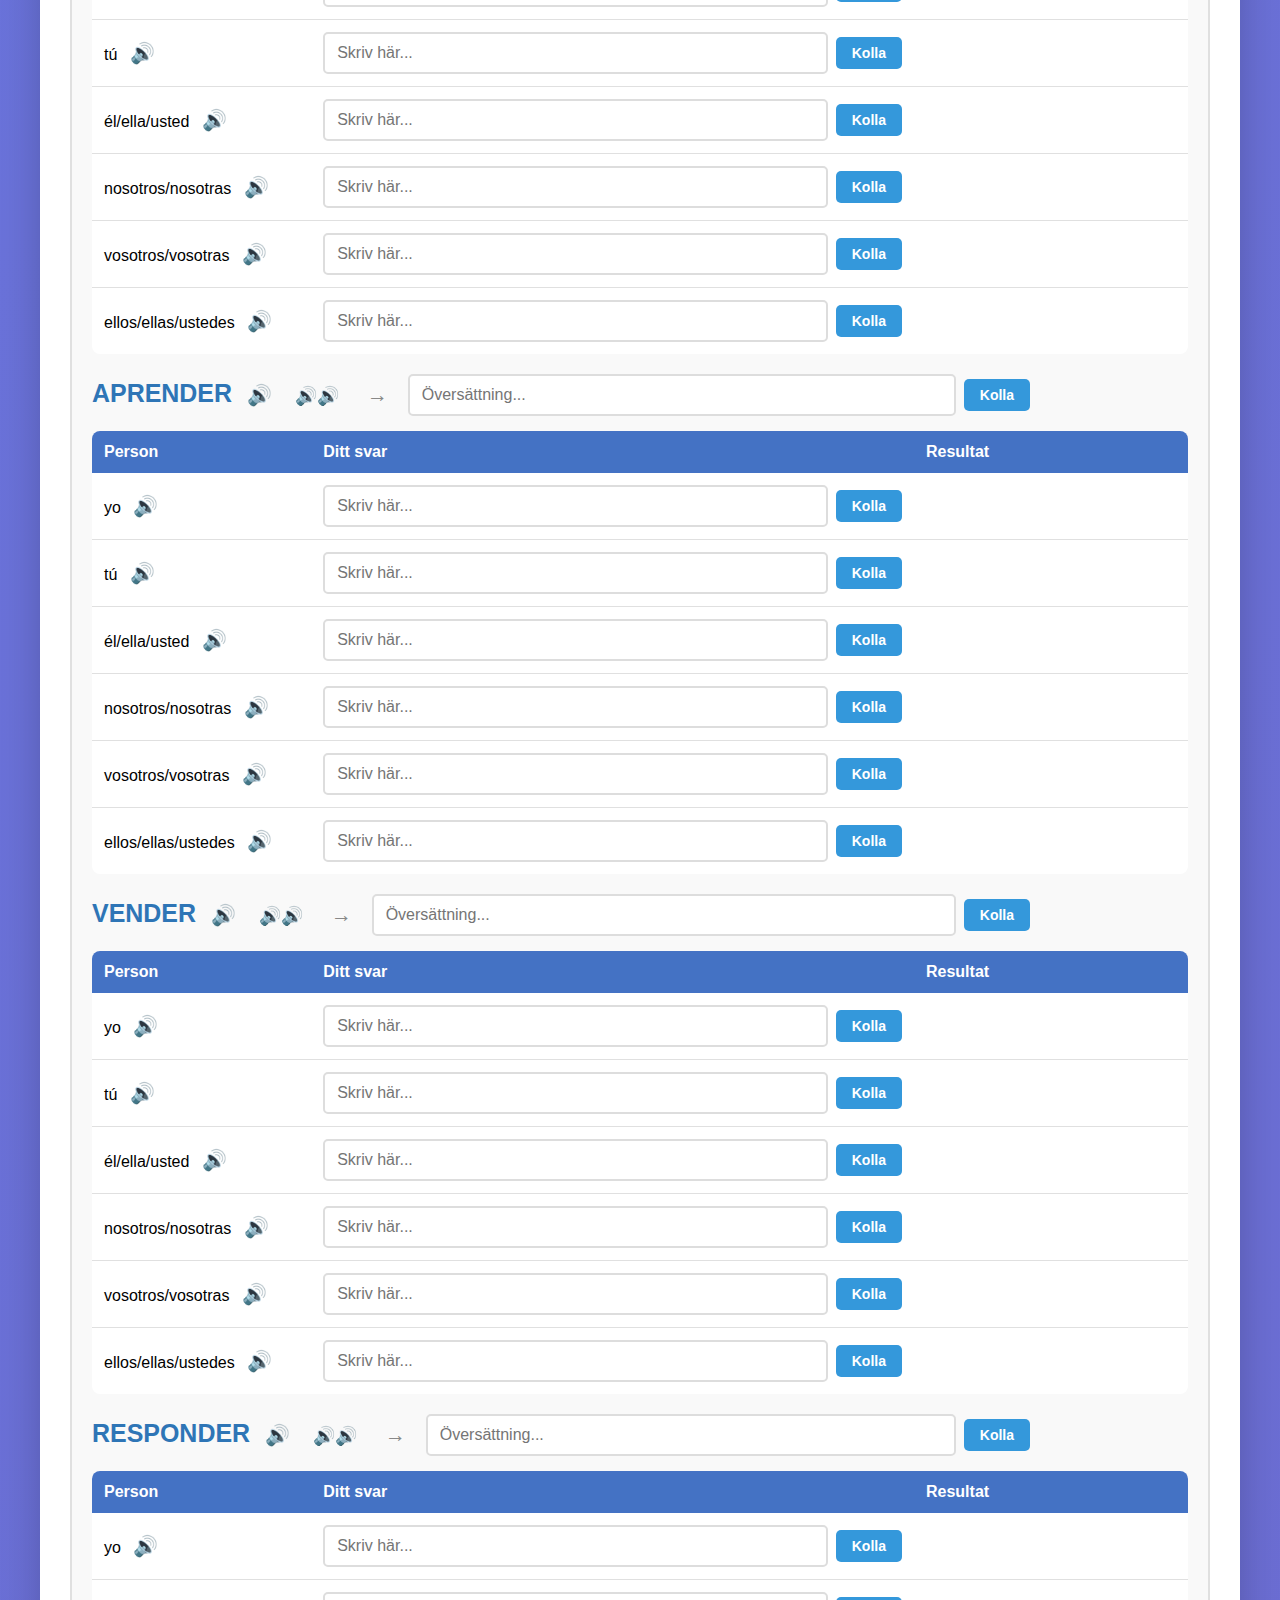
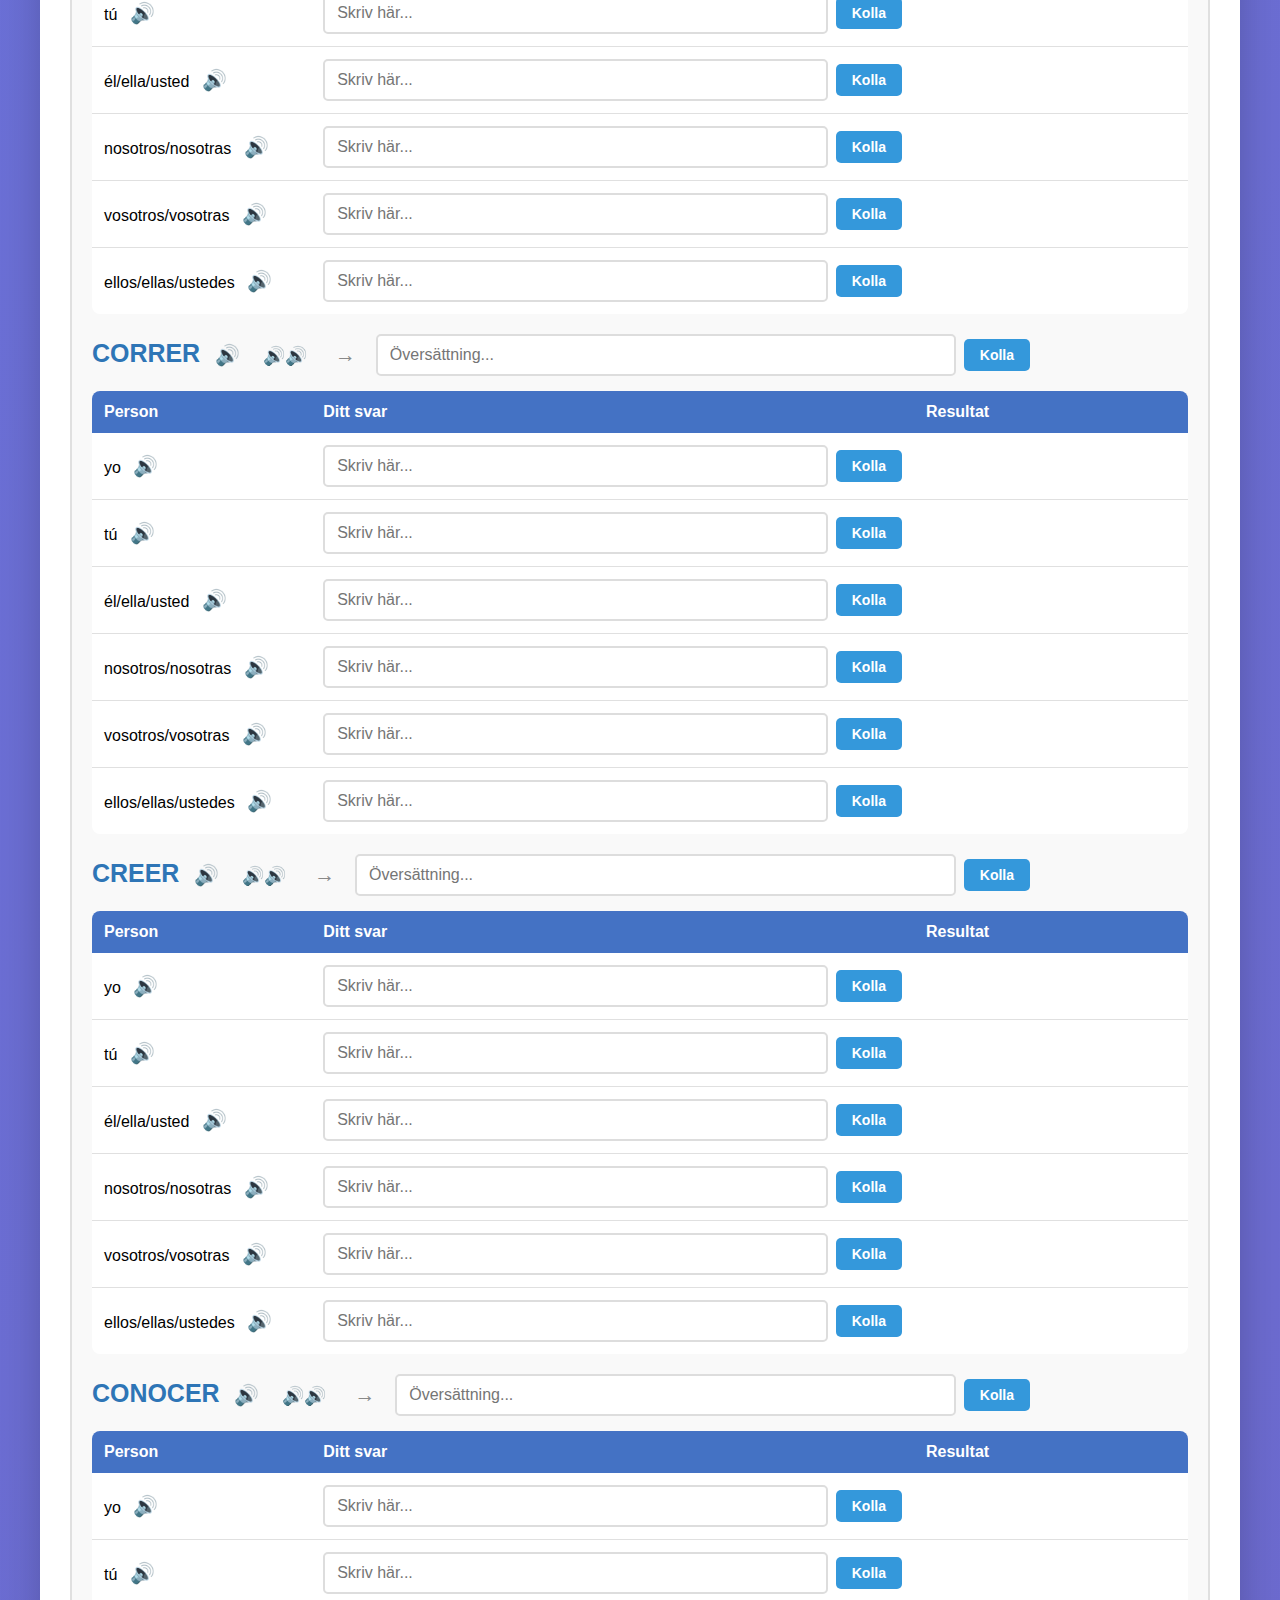
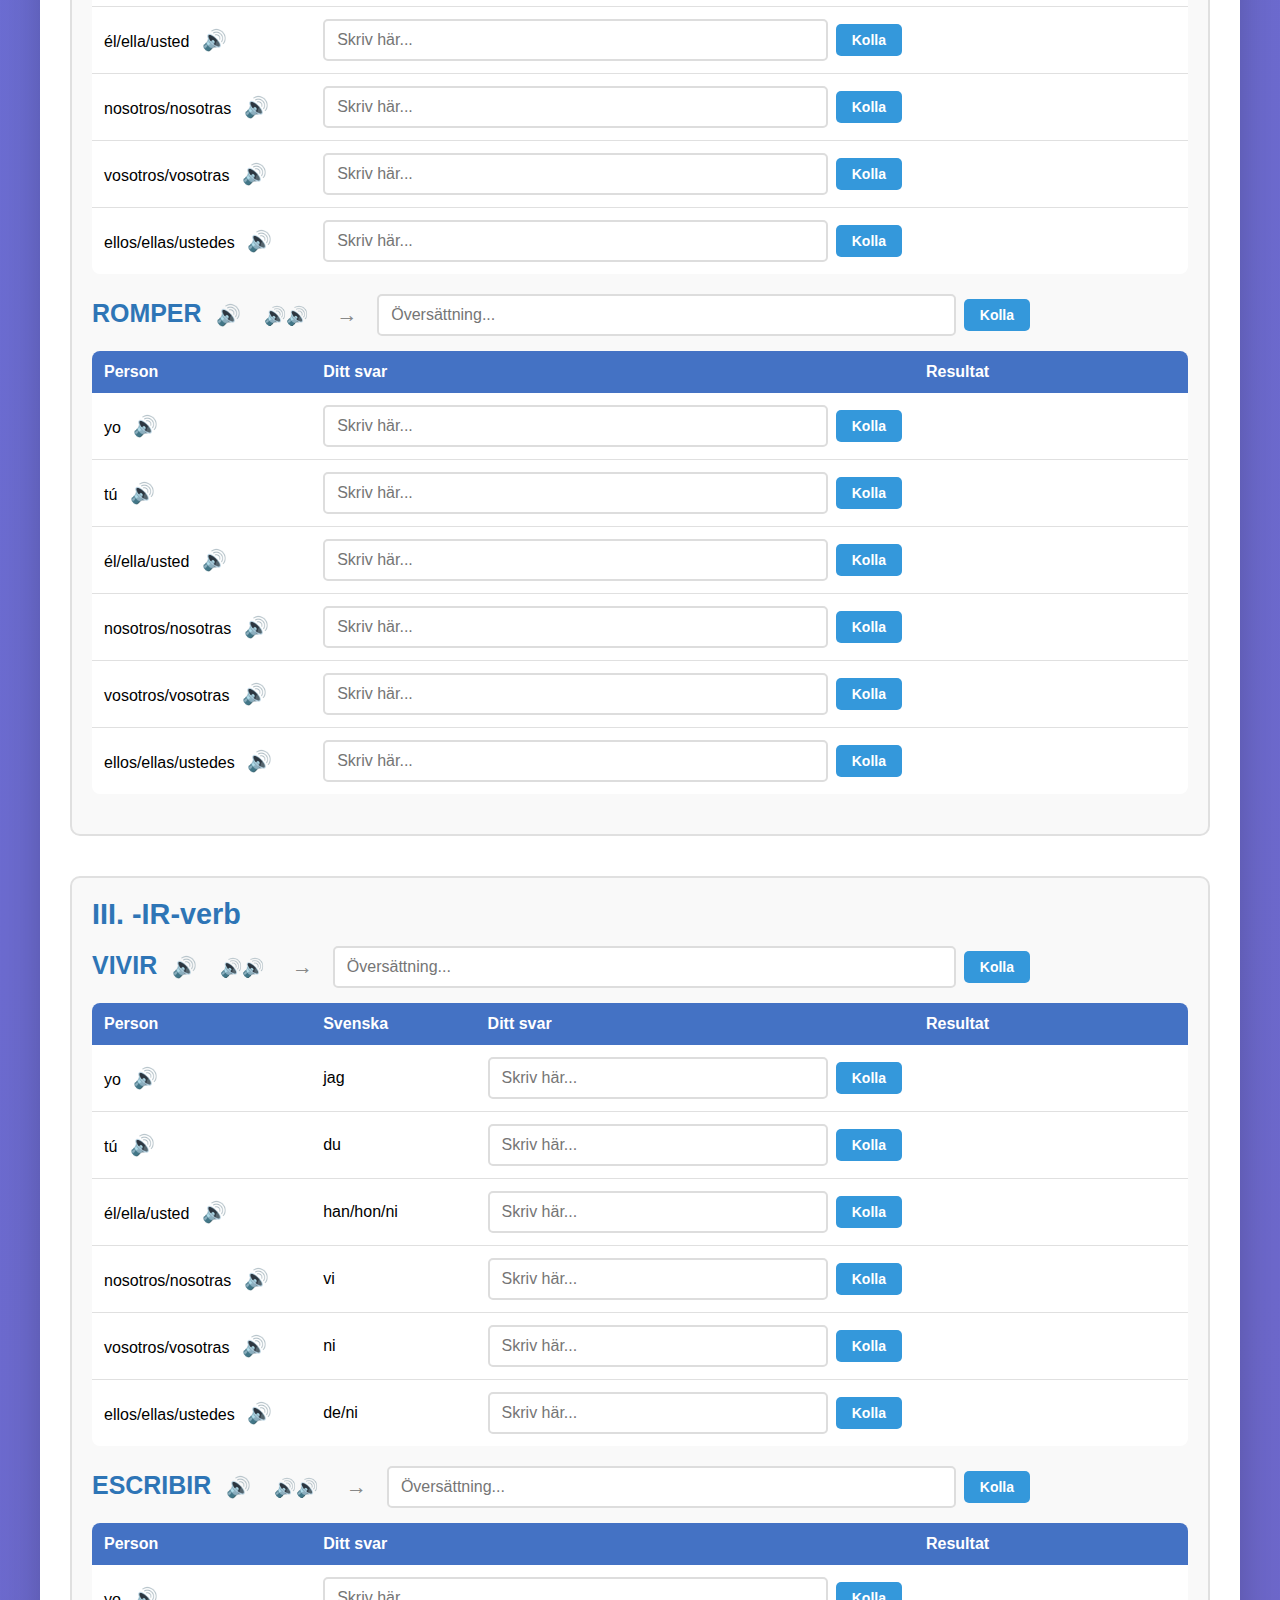
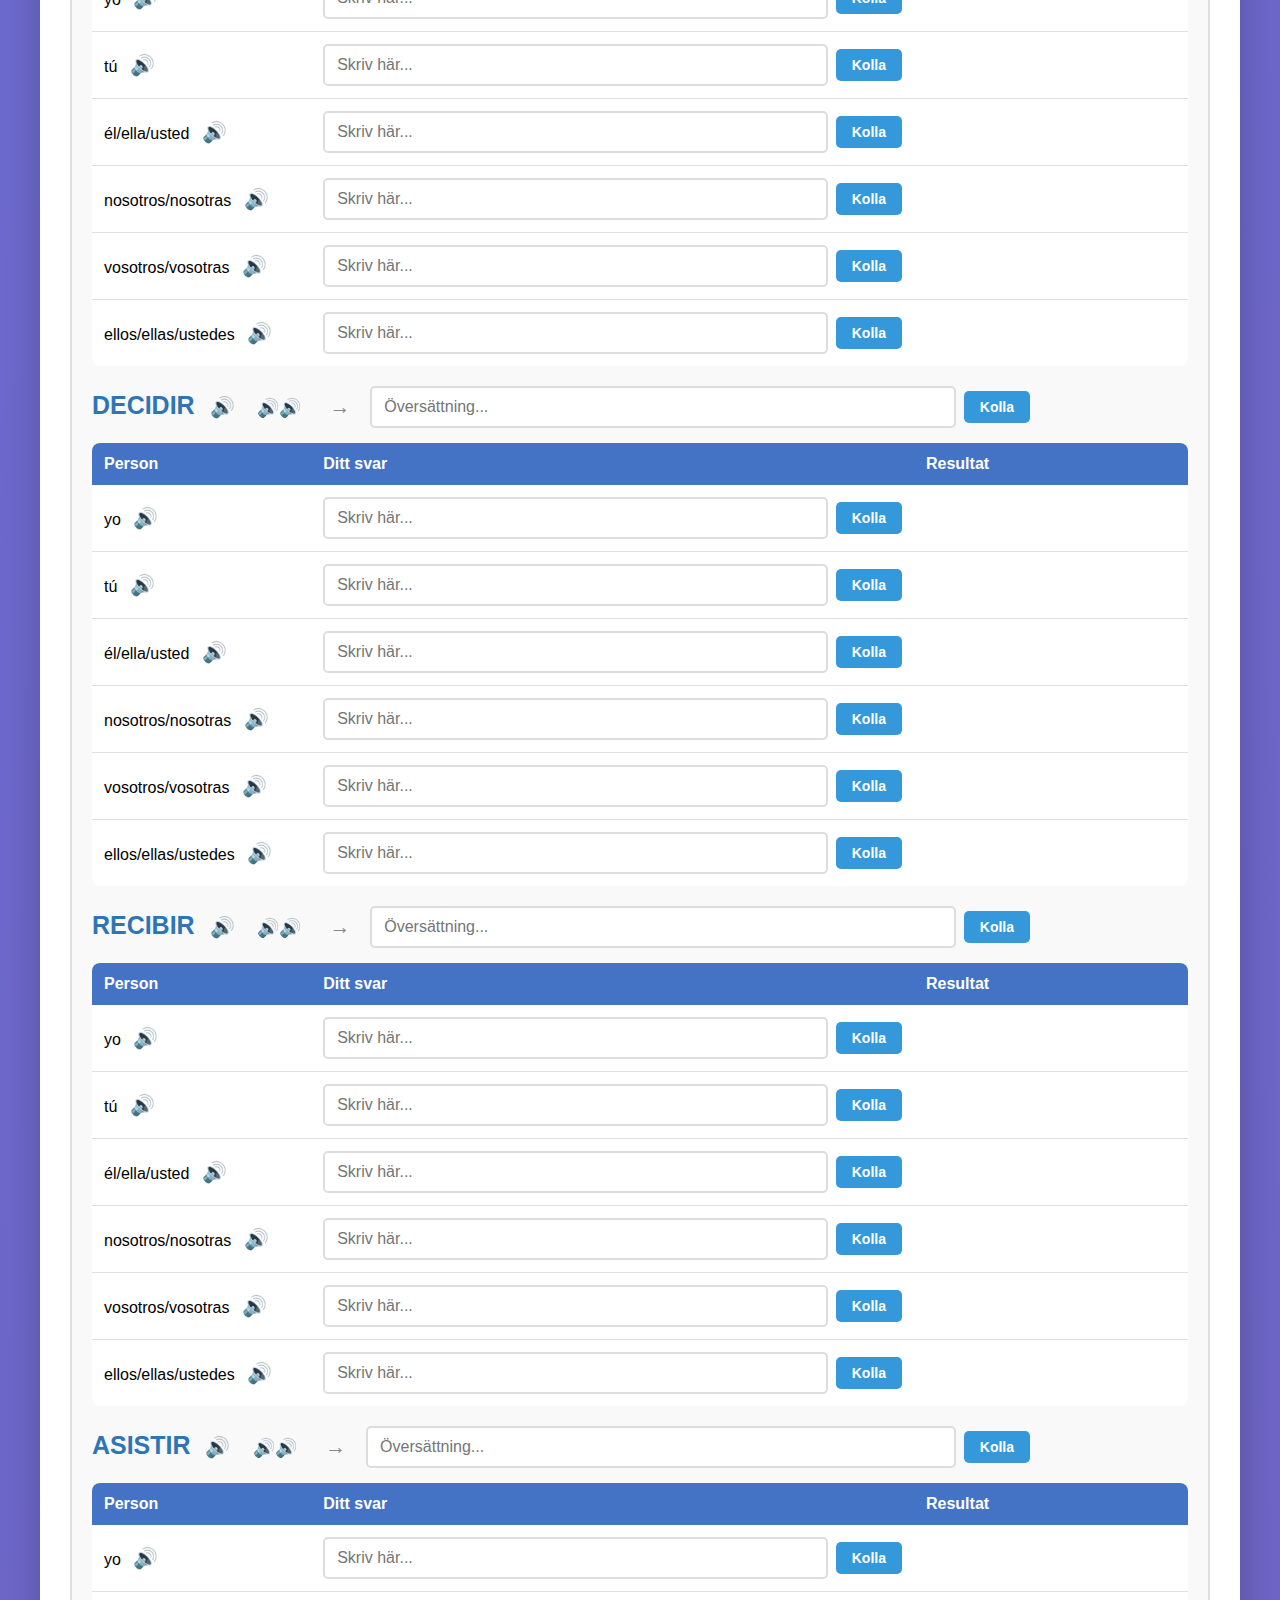
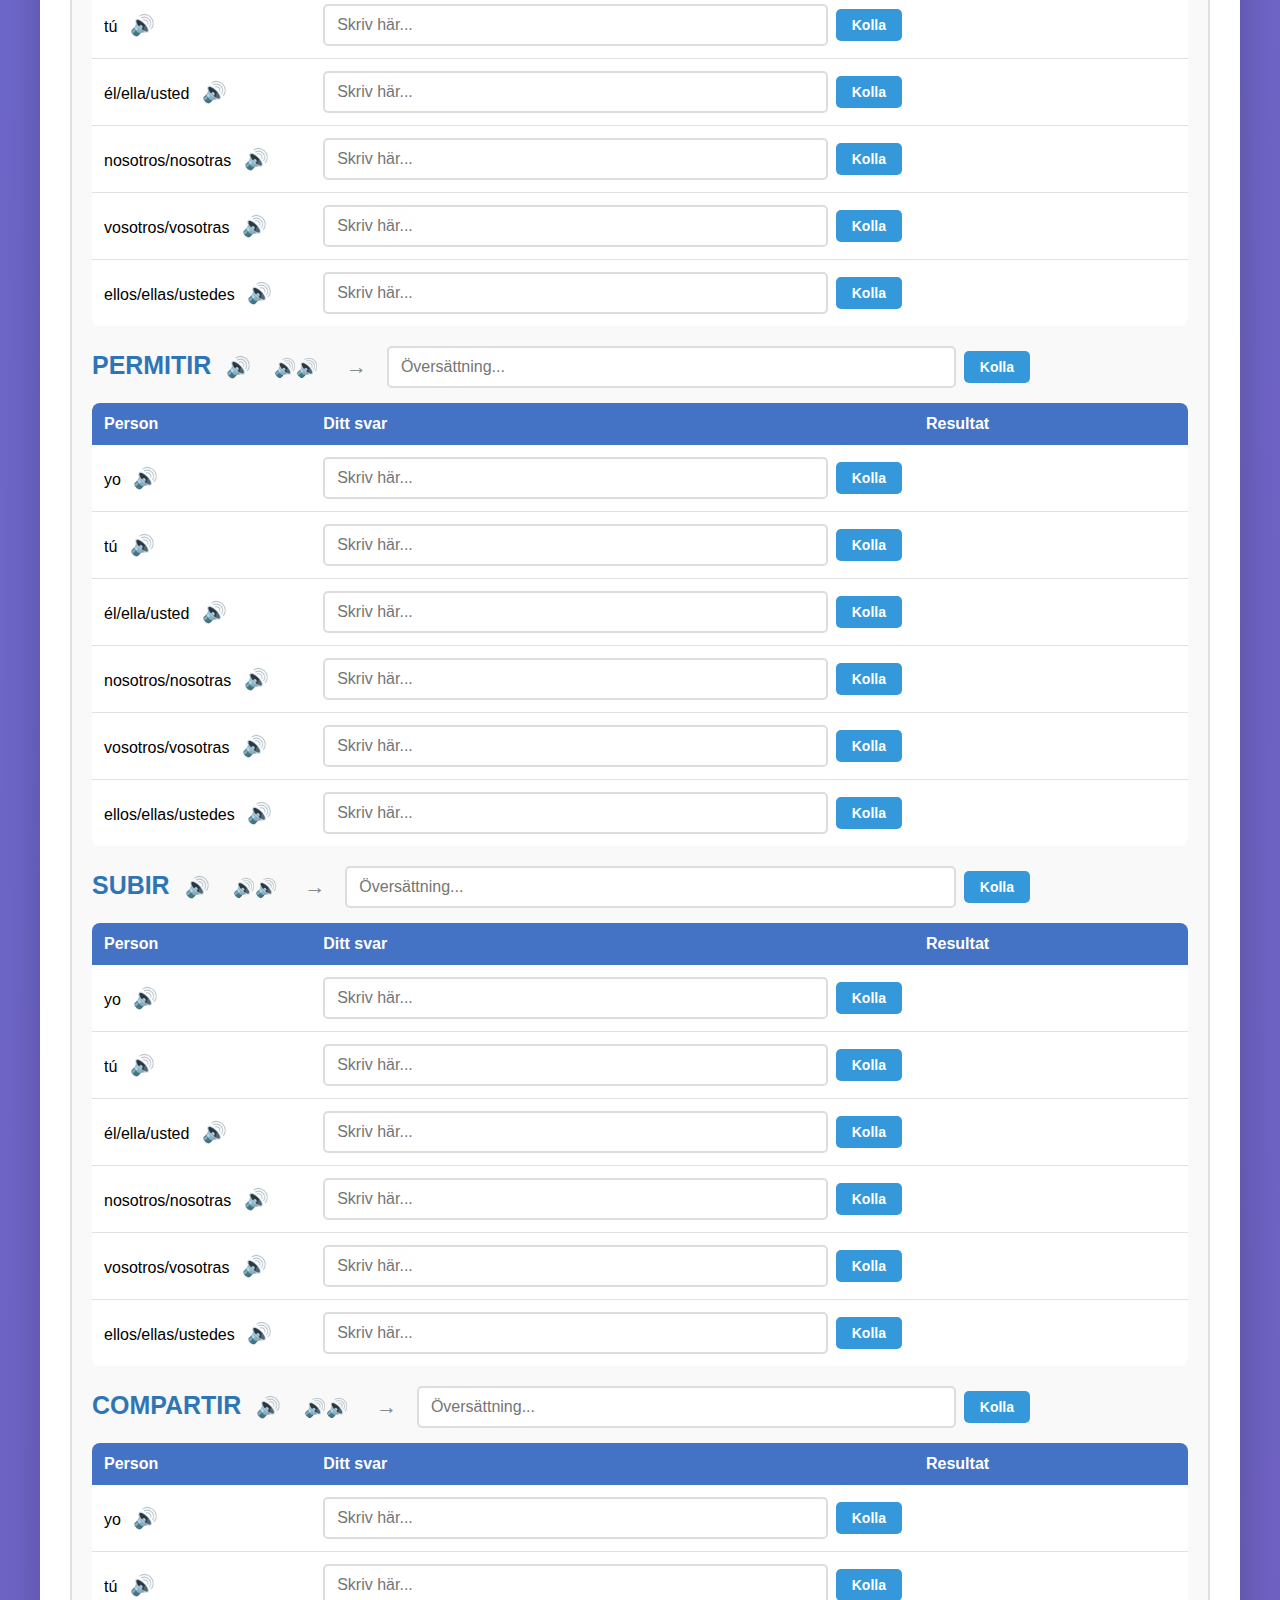
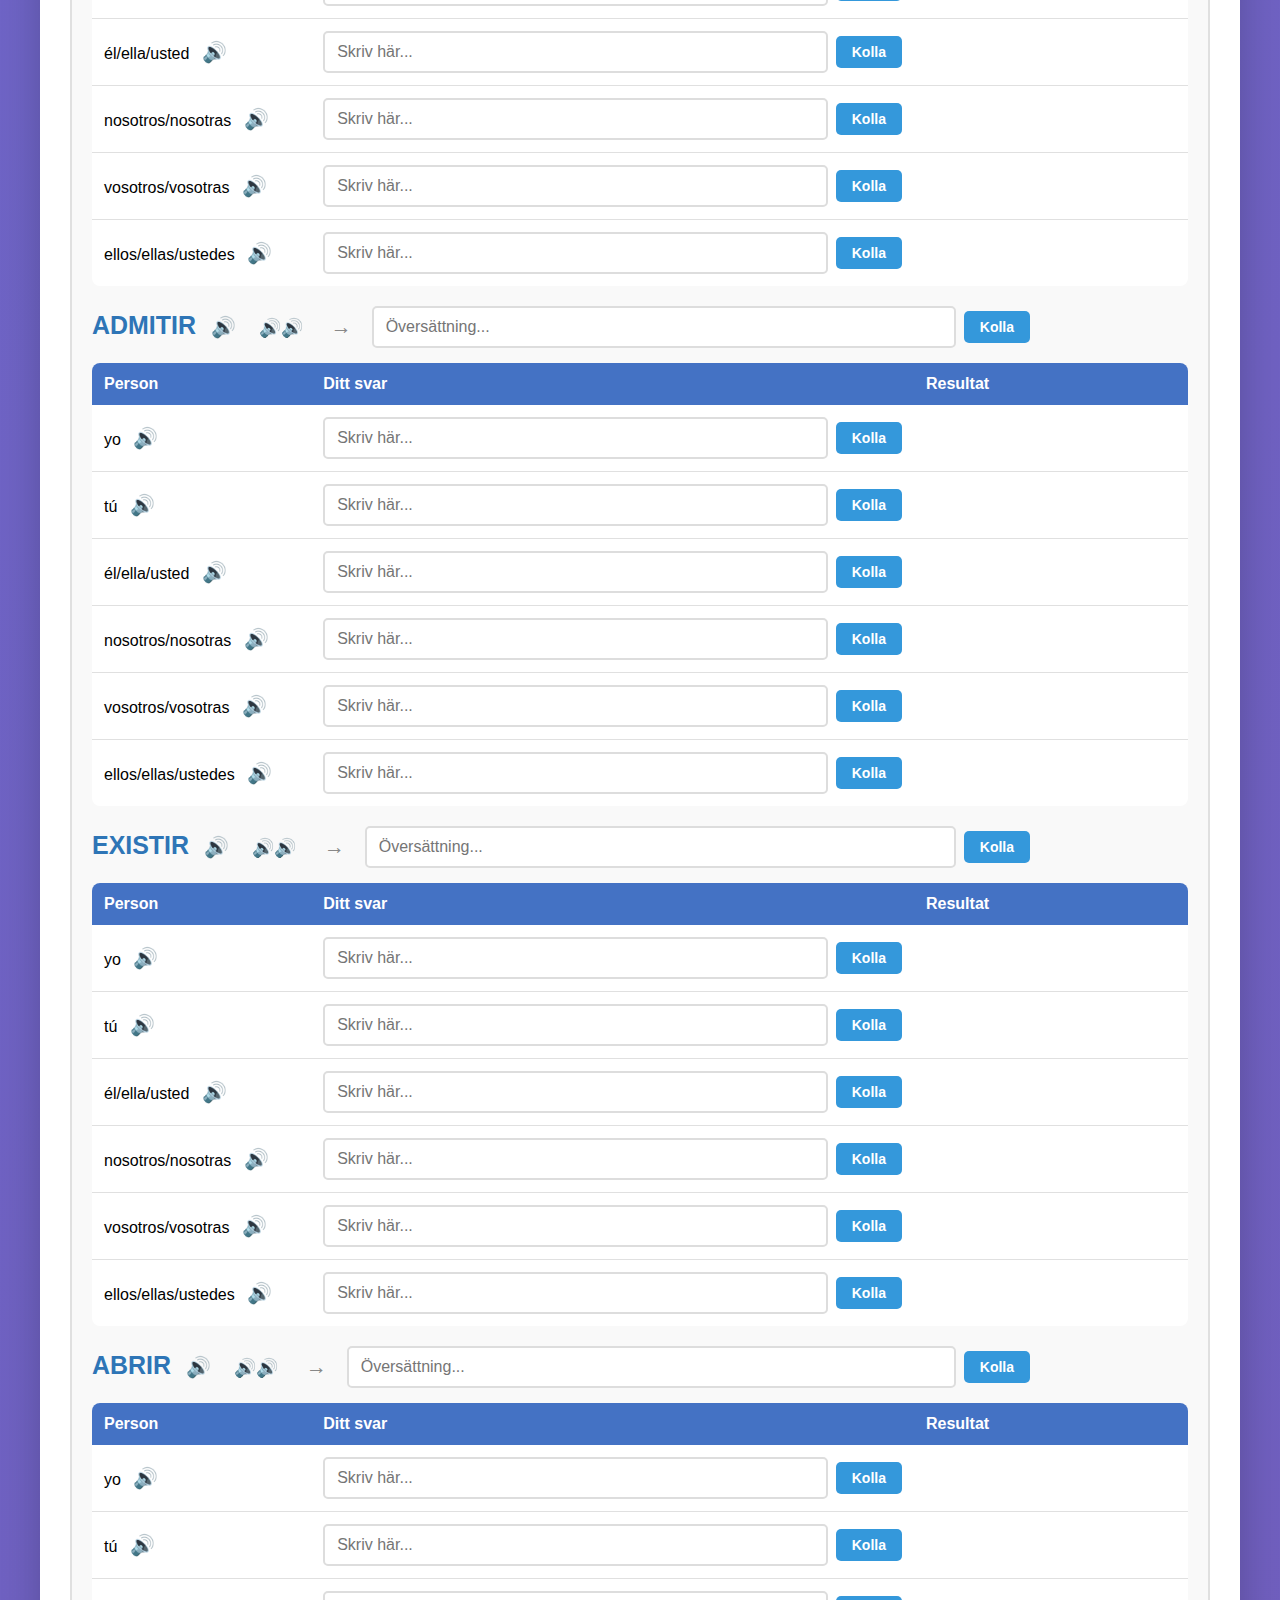
<file: spanska_verb_ovning_v2.html>
<!DOCTYPE html>
<html lang="sv">
<head>
    <meta charset="UTF-8">
    <meta name="viewport" content="width=device-width, initial-scale=1.0">
    <title>Spanska Verb Övning</title>
    <style>
        * {
            margin: 0;
            padding: 0;
            box-sizing: border-box;
        }
        
        body {
            font-family: Arial, sans-serif;
            background: linear-gradient(135deg, #667eea 0%, #764ba2 100%);
            min-height: 100vh;
            padding: 20px;
        }
        
        .container {
            max-width: 1200px;
            margin: 0 auto;
            background: white;
            border-radius: 15px;
            padding: 30px;
            box-shadow: 0 10px 40px rgba(0,0,0,0.2);
        }
        
        h1 {
            text-align: center;
            color: #2E75B6;
            margin-bottom: 10px;
            font-size: 2.5em;
        }
        
        .subtitle {
            text-align: center;
            color: #666;
            margin-bottom: 30px;
            font-size: 1.1em;
        }
        
        .controls {
            display: flex;
            justify-content: center;
            gap: 15px;
            margin-bottom: 30px;
            flex-wrap: wrap;
        }
        
        button {
            padding: 12px 30px;
            font-size: 16px;
            border: none;
            border-radius: 8px;
            cursor: pointer;
            transition: all 0.3s;
            font-weight: bold;
        }
        
        .reset-btn {
            background: #e74c3c;
            color: white;
        }
        
        .reset-btn:hover {
            background: #c0392b;
            transform: translateY(-2px);
        }
        
        .check-all-btn {
            background: #2ecc71;
            color: white;
        }
        
        .check-all-btn:hover {
            background: #27ae60;
            transform: translateY(-2px);
        }
        
        .verb-section {
            margin-bottom: 40px;
            border: 2px solid #e0e0e0;
            border-radius: 10px;
            padding: 20px;
            background: #f9f9f9;
        }
        
        .verb-category {
            font-size: 1.8em;
            color: #2E75B6;
            margin-bottom: 15px;
            font-weight: bold;
        }
        
        .verb-header {
            font-size: 1.3em;
            color: #555;
            margin-bottom: 15px;
            font-weight: bold;
            display: flex;
            align-items: center;
            gap: 10px;
            flex-wrap: wrap;
        }
        
        .verb-table {
            width: 100%;
            border-collapse: collapse;
            margin-bottom: 20px;
            background: white;
            border-radius: 8px;
            overflow: hidden;
        }
        
        .verb-table th {
            background: #4472C4;
            color: white;
            padding: 12px;
            text-align: left;
            font-weight: bold;
        }
        
        .verb-table td {
            padding: 12px;
            border-bottom: 1px solid #e0e0e0;
        }
        
        .verb-table tr:last-child td {
            border-bottom: none;
        }
        
        .verb-table tr:hover {
            background: #f5f5f5;
        }
        
        .spanish-text {
            font-weight: bold;
            color: #2E75B6;
        }
        
        .input-container {
            display: flex;
            align-items: center;
            gap: 8px;
        }
        
        input[type="text"] {
            padding: 10px 12px;
            border: 2px solid #ddd;
            border-radius: 5px;
            font-size: 16px;
            flex: 1;
            transition: all 0.3s;
        }
        
        input[type="text"]:focus {
            outline: none;
            border-color: #4472C4;
        }
        
        input[type="text"].correct {
            border-color: #2ecc71;
            background: #e8f8f5;
        }
        
        input[type="text"].incorrect {
            border-color: #e74c3c;
            background: #fadbd8;
        }
        

        .feedback {
            display: flex;
            align-items: center;
            gap: 8px;
            min-width: 150px;
        }
        
        .correct-icon {
            color: #2ecc71;
            font-size: 24px;
            font-weight: bold;
        }
        
        .speaker-btn {
            background: none;
            border: none;
            cursor: pointer;
            font-size: 20px;
            padding: 4px 8px;
            color: #666;
            transition: all 0.2s;
        }
        
        .speaker-btn:hover {
            color: #2E75B6;
            transform: scale(1.1);
        }
        
        .speaker-btn:active {
            transform: scale(0.95);
        }
        
        .check-btn {
            padding: 8px 16px;
            background: #3498db;
            color: white;
            border: none;
            border-radius: 5px;
            cursor: pointer;
            font-size: 14px;
            font-weight: bold;
            transition: all 0.3s;
            white-space: nowrap;
            flex-shrink: 0;
        }
        
        .check-btn:hover {
            background: #2980b9;
        }
        
        .check-btn:active {
            transform: scale(0.95);
        }
        
        .incorrect-text {
            color: #e74c3c;
            font-size: 14px;
        }
        
        .correct-answer {
            color: #2ecc71;
            font-weight: bold;
            font-size: 14px;
        }
        
        @media (max-width: 768px) {
            .container {
                padding: 15px;
            }
            
            h1 {
                font-size: 1.8em;
            }
            
            .subtitle {
                font-size: 1em;
            }
            
            .verb-table {
                font-size: 14px;
            }
            
            .verb-table th, .verb-table td {
                padding: 10px 8px;
            }
            
            input[type="text"] {
                font-size: 16px;
                padding: 12px;
            }
            
            .feedback {
                font-size: 13px;
            }
            
            .controls {
                flex-direction: column;
            }
            
            .controls button {
                width: 100%;
                font-size: 16px;
                padding: 14px;
            }
            
            .verb-header {
                flex-direction: column;
                align-items: flex-start;
                gap: 8px;
                font-size: 1.1em;
            }
            
            .verb-header > div {
                width: 100%;
            }
        }
        
        .progress {
            text-align: center;
            margin-bottom: 20px;
            padding: 15px;
            background: #e8f4f8;
            border-radius: 8px;
            font-size: 1.1em;
        }
        
        .progress-bar {
            width: 100%;
            height: 20px;
            background: #e0e0e0;
            border-radius: 10px;
            overflow: hidden;
            margin-top: 10px;
        }
        
        .progress-fill {
            height: 100%;
            background: linear-gradient(90deg, #2ecc71 0%, #27ae60 100%);
            transition: width 0.5s;
            display: flex;
            align-items: center;
            justify-content: center;
            color: white;
            font-weight: bold;
            font-size: 12px;
        }
    </style>
</head>
<body>
    <div class="container">
        <h1>🇪🇸 Spanska Verb Övning 🇸🇪</h1>
        <p class="subtitle">Öva spanska verbböjningar och översättningar</p>
        
        <div class="progress">
            <div>Framsteg: <span id="correct-count">0</span> av <span id="total-count">0</span> korrekta</div>
            <div class="progress-bar">
                <div class="progress-fill" id="progress-fill" style="width: 0%">0%</div>
            </div>
        </div>
        
        <div class="controls">
            <button class="reset-btn" onclick="resetAll()">🔄 Rensa allt</button>
            <button class="check-all-btn" onclick="checkAll()">✓ Kontrollera alla</button>
            <button class="check-all-btn" onclick="fillAll()" style="background: #9b59b6;">📝 Fyll i alla svar</button>
        </div>
        
        <div id="verbs-container"></div>
    </div>

    <script>
        const verbData = {
            "I. -AR-verb": {
                "HABLAR (prata)": [
                    { person: "yo", spanish: "hablo", swedish: "jag" },
                    { person: "tú", spanish: "hablas", swedish: "du" },
                    { person: "él/ella/usted", spanish: "habla", swedish: "han/hon/ni" },
                    { person: "nosotros/nosotras", spanish: "hablamos", swedish: "vi" },
                    { person: "vosotros/vosotras", spanish: "habláis", swedish: "ni" },
                    { person: "ellos/ellas/ustedes", spanish: "hablan", swedish: "de/ni" }
                ],
                "ESTUDIAR (studera)": [
                    { person: "yo", spanish: "estudio" },
                    { person: "tú", spanish: "estudias" },
                    { person: "él/ella/usted", spanish: "estudia" },
                    { person: "nosotros/nosotras", spanish: "estudiamos" },
                    { person: "vosotros/vosotras", spanish: "estudiáis" },
                    { person: "ellos/ellas/ustedes", spanish: "estudian" }
                ],
                "TRABAJAR (arbeta)": [
                    { person: "yo", spanish: "trabajo" },
                    { person: "tú", spanish: "trabajas" },
                    { person: "él/ella/usted", spanish: "trabaja" },
                    { person: "nosotros/nosotras", spanish: "trabajamos" },
                    { person: "vosotros/vosotras", spanish: "trabajáis" },
                    { person: "ellos/ellas/ustedes", spanish: "trabajan" }
                ],
                "CANTAR (sjunga)": [
                    { person: "yo", spanish: "canto" },
                    { person: "tú", spanish: "cantas" },
                    { person: "él/ella/usted", spanish: "canta" },
                    { person: "nosotros/nosotras", spanish: "cantamos" },
                    { person: "vosotros/vosotras", spanish: "cantáis" },
                    { person: "ellos/ellas/ustedes", spanish: "cantan" }
                ],
                "BAILAR (dansa)": [
                    { person: "yo", spanish: "bailo" },
                    { person: "tú", spanish: "bailas" },
                    { person: "él/ella/usted", spanish: "baila" },
                    { person: "nosotros/nosotras", spanish: "bailamos" },
                    { person: "vosotros/vosotras", spanish: "bailáis" },
                    { person: "ellos/ellas/ustedes", spanish: "bailan" }
                ],
                "COMPRAR (köpa)": [
                    { person: "yo", spanish: "compro" },
                    { person: "tú", spanish: "compras" },
                    { person: "él/ella/usted", spanish: "compra" },
                    { person: "nosotros/nosotras", spanish: "compramos" },
                    { person: "vosotros/vosotras", spanish: "compráis" },
                    { person: "ellos/ellas/ustedes", spanish: "compran" }
                ],
                "MIRAR (titta)": [
                    { person: "yo", spanish: "miro" },
                    { person: "tú", spanish: "miras" },
                    { person: "él/ella/usted", spanish: "mira" },
                    { person: "nosotros/nosotras", spanish: "miramos" },
                    { person: "vosotros/vosotras", spanish: "miráis" },
                    { person: "ellos/ellas/ustedes", spanish: "miran" }
                ],
                "USAR (använda)": [
                    { person: "yo", spanish: "uso" },
                    { person: "tú", spanish: "usas" },
                    { person: "él/ella/usted", spanish: "usa" },
                    { person: "nosotros/nosotras", spanish: "usamos" },
                    { person: "vosotros/vosotras", spanish: "usáis" },
                    { person: "ellos/ellas/ustedes", spanish: "usan" }
                ],
                "PREPARAR (förbereda)": [
                    { person: "yo", spanish: "preparo" },
                    { person: "tú", spanish: "preparas" },
                    { person: "él/ella/usted", spanish: "prepara" },
                    { person: "nosotros/nosotras", spanish: "preparamos" },
                    { person: "vosotros/vosotras", spanish: "preparáis" },
                    { person: "ellos/ellas/ustedes", spanish: "preparan" }
                ],
                "ENCONTRAR (hitta)": [
                    { person: "yo", spanish: "encuentro" },
                    { person: "tú", spanish: "encuentras" },
                    { person: "él/ella/usted", spanish: "encuentra" },
                    { person: "nosotros/nosotras", spanish: "encontramos" },
                    { person: "vosotros/vosotras", spanish: "encontráis" },
                    { person: "ellos/ellas/ustedes", spanish: "encuentran" }
                ]
            },
            "II. -ER-verb": {
                "COMER (äta)": [
                    { person: "yo", spanish: "como", swedish: "jag" },
                    { person: "tú", spanish: "comes", swedish: "du" },
                    { person: "él/ella/usted", spanish: "come", swedish: "han/hon/ni" },
                    { person: "nosotros/nosotras", spanish: "comemos", swedish: "vi" },
                    { person: "vosotros/vosotras", spanish: "coméis", swedish: "ni" },
                    { person: "ellos/ellas/ustedes", spanish: "comen", swedish: "de/ni" }
                ],
                "BEBER (dricka)": [
                    { person: "yo", spanish: "bebo" },
                    { person: "tú", spanish: "bebes" },
                    { person: "él/ella/usted", spanish: "bebe" },
                    { person: "nosotros/nosotras", spanish: "bebemos" },
                    { person: "vosotros/vosotras", spanish: "bebéis" },
                    { person: "ellos/ellas/ustedes", spanish: "beben" }
                ],
                "APRENDER (lära sig)": [
                    { person: "yo", spanish: "aprendo" },
                    { person: "tú", spanish: "aprendes" },
                    { person: "él/ella/usted", spanish: "aprende" },
                    { person: "nosotros/nosotras", spanish: "aprendemos" },
                    { person: "vosotros/vosotras", spanish: "aprendéis" },
                    { person: "ellos/ellas/ustedes", spanish: "aprenden" }
                ],
                "VENDER (sälja)": [
                    { person: "yo", spanish: "vendo" },
                    { person: "tú", spanish: "vendes" },
                    { person: "él/ella/usted", spanish: "vende" },
                    { person: "nosotros/nosotras", spanish: "vendemos" },
                    { person: "vosotros/vosotras", spanish: "vendéis" },
                    { person: "ellos/ellas/ustedes", spanish: "venden" }
                ],
                "RESPONDER (svara)": [
                    { person: "yo", spanish: "respondo" },
                    { person: "tú", spanish: "respondes" },
                    { person: "él/ella/usted", spanish: "responde" },
                    { person: "nosotros/nosotras", spanish: "respondemos" },
                    { person: "vosotros/vosotras", spanish: "respondéis" },
                    { person: "ellos/ellas/ustedes", spanish: "responden" }
                ],
                "CORRER (springa)": [
                    { person: "yo", spanish: "corro" },
                    { person: "tú", spanish: "corres" },
                    { person: "él/ella/usted", spanish: "corre" },
                    { person: "nosotros/nosotras", spanish: "corremos" },
                    { person: "vosotros/vosotras", spanish: "corréis" },
                    { person: "ellos/ellas/ustedes", spanish: "corren" }
                ],
                "CREER (tro)": [
                    { person: "yo", spanish: "creo" },
                    { person: "tú", spanish: "crees" },
                    { person: "él/ella/usted", spanish: "cree" },
                    { person: "nosotros/nosotras", spanish: "creemos" },
                    { person: "vosotros/vosotras", spanish: "creéis" },
                    { person: "ellos/ellas/ustedes", spanish: "creen" }
                ],
                "CONOCER (känna till)": [
                    { person: "yo", spanish: "conozco" },
                    { person: "tú", spanish: "conoces" },
                    { person: "él/ella/usted", spanish: "conoce" },
                    { person: "nosotros/nosotras", spanish: "conocemos" },
                    { person: "vosotros/vosotras", spanish: "conocéis" },
                    { person: "ellos/ellas/ustedes", spanish: "conocen" }
                ],
                "ROMPER (bryta)": [
                    { person: "yo", spanish: "rompo" },
                    { person: "tú", spanish: "rompes" },
                    { person: "él/ella/usted", spanish: "rompe" },
                    { person: "nosotros/nosotras", spanish: "rompemos" },
                    { person: "vosotros/vosotras", spanish: "rompéis" },
                    { person: "ellos/ellas/ustedes", spanish: "rompen" }
                ]
            },
            "III. -IR-verb": {
                "VIVIR (bo)": [
                    { person: "yo", spanish: "vivo", swedish: "jag" },
                    { person: "tú", spanish: "vives", swedish: "du" },
                    { person: "él/ella/usted", spanish: "vive", swedish: "han/hon/ni" },
                    { person: "nosotros/nosotras", spanish: "vivimos", swedish: "vi" },
                    { person: "vosotros/vosotras", spanish: "vivís", swedish: "ni" },
                    { person: "ellos/ellas/ustedes", spanish: "viven", swedish: "de/ni" }
                ],
                "ESCRIBIR (skriva)": [
                    { person: "yo", spanish: "escribo" },
                    { person: "tú", spanish: "escribes" },
                    { person: "él/ella/usted", spanish: "escribe" },
                    { person: "nosotros/nosotras", spanish: "escribimos" },
                    { person: "vosotros/vosotras", spanish: "escribís" },
                    { person: "ellos/ellas/ustedes", spanish: "escriben" }
                ],
                "DECIDIR (bestämma)": [
                    { person: "yo", spanish: "decido" },
                    { person: "tú", spanish: "decides" },
                    { person: "él/ella/usted", spanish: "decide" },
                    { person: "nosotros/nosotras", spanish: "decidimos" },
                    { person: "vosotros/vosotras", spanish: "decidís" },
                    { person: "ellos/ellas/ustedes", spanish: "deciden" }
                ],
                "RECIBIR (ta emot)": [
                    { person: "yo", spanish: "recibo" },
                    { person: "tú", spanish: "recibes" },
                    { person: "él/ella/usted", spanish: "recibe" },
                    { person: "nosotros/nosotras", spanish: "recibimos" },
                    { person: "vosotros/vosotras", spanish: "recibís" },
                    { person: "ellos/ellas/ustedes", spanish: "reciben" }
                ],
                "ASISTIR (delta)": [
                    { person: "yo", spanish: "asisto" },
                    { person: "tú", spanish: "asistes" },
                    { person: "él/ella/usted", spanish: "asiste" },
                    { person: "nosotros/nosotras", spanish: "asistimos" },
                    { person: "vosotros/vosotras", spanish: "asistís" },
                    { person: "ellos/ellas/ustedes", spanish: "asisten" }
                ],
                "PERMITIR (tillåta)": [
                    { person: "yo", spanish: "permito" },
                    { person: "tú", spanish: "permites" },
                    { person: "él/ella/usted", spanish: "permite" },
                    { person: "nosotros/nosotras", spanish: "permitimos" },
                    { person: "vosotros/vosotras", spanish: "permitís" },
                    { person: "ellos/ellas/ustedes", spanish: "permiten" }
                ],
                "SUBIR (gå upp)": [
                    { person: "yo", spanish: "subo" },
                    { person: "tú", spanish: "subes" },
                    { person: "él/ella/usted", spanish: "sube" },
                    { person: "nosotros/nosotras", spanish: "subimos" },
                    { person: "vosotros/vosotras", spanish: "subís" },
                    { person: "ellos/ellas/ustedes", spanish: "suben" }
                ],
                "COMPARTIR (dela)": [
                    { person: "yo", spanish: "comparto" },
                    { person: "tú", spanish: "compartes" },
                    { person: "él/ella/usted", spanish: "comparte" },
                    { person: "nosotros/nosotras", spanish: "compartimos" },
                    { person: "vosotros/vosotras", spanish: "compartís" },
                    { person: "ellos/ellas/ustedes", spanish: "comparten" }
                ],
                "ADMITIR (erkänna)": [
                    { person: "yo", spanish: "admito" },
                    { person: "tú", spanish: "admites" },
                    { person: "él/ella/usted", spanish: "admite" },
                    { person: "nosotros/nosotras", spanish: "admitimos" },
                    { person: "vosotros/vosotras", spanish: "admitís" },
                    { person: "ellos/ellas/ustedes", spanish: "admiten" }
                ],
                "EXISTIR (existera)": [
                    { person: "yo", spanish: "existo" },
                    { person: "tú", spanish: "existes" },
                    { person: "él/ella/usted", spanish: "existe" },
                    { person: "nosotros/nosotras", spanish: "existimos" },
                    { person: "vosotros/vosotras", spanish: "existís" },
                    { person: "ellos/ellas/ustedes", spanish: "existen" }
                ],
                "ABRIR (öppna)": [
                    { person: "yo", spanish: "abro" },
                    { person: "tú", spanish: "abres" },
                    { person: "él/ella/usted", spanish: "abre" },
                    { person: "nosotros/nosotras", spanish: "abrimos" },
                    { person: "vosotros/vosotras", spanish: "abrís" },
                    { person: "ellos/ellas/ustedes", spanish: "abren" }
                ]
            },
            "IV. Oregelbundna verb": {
                "SER (vara)": [
                    { person: "yo", spanish: "soy", swedish: "jag" },
                    { person: "tú", spanish: "eres", swedish: "du" },
                    { person: "él/ella/usted", spanish: "es", swedish: "han/hon/ni" },
                    { person: "nosotros/nosotras", spanish: "somos", swedish: "vi" },
                    { person: "vosotros/vosotras", spanish: "sois", swedish: "ni" },
                    { person: "ellos/ellas/ustedes", spanish: "son", swedish: "de/ni" }
                ],
                "ESTAR (vara, befinna sig)": [
                    { person: "yo", spanish: "estoy" },
                    { person: "tú", spanish: "estás" },
                    { person: "él/ella/usted", spanish: "está" },
                    { person: "nosotros/nosotras", spanish: "estamos" },
                    { person: "vosotros/vosotras", spanish: "estáis" },
                    { person: "ellos/ellas/ustedes", spanish: "están" }
                ],
                "TENER (ha)": [
                    { person: "yo", spanish: "tengo" },
                    { person: "tú", spanish: "tienes" },
                    { person: "él/ella/usted", spanish: "tiene" },
                    { person: "nosotros/nosotras", spanish: "tenemos" },
                    { person: "vosotros/vosotras", spanish: "tenéis" },
                    { person: "ellos/ellas/ustedes", spanish: "tienen" }
                ],
                "HACER (göra)": [
                    { person: "yo", spanish: "hago" },
                    { person: "tú", spanish: "haces" },
                    { person: "él/ella/usted", spanish: "hace" },
                    { person: "nosotros/nosotras", spanish: "hacemos" },
                    { person: "vosotros/vosotras", spanish: "hacéis" },
                    { person: "ellos/ellas/ustedes", spanish: "hacen" }
                ],
                "PODER (kunna)": [
                    { person: "yo", spanish: "puedo" },
                    { person: "tú", spanish: "puedes" },
                    { person: "él/ella/usted", spanish: "puede" },
                    { person: "nosotros/nosotras", spanish: "podemos" },
                    { person: "vosotros/vosotras", spanish: "podéis" },
                    { person: "ellos/ellas/ustedes", spanish: "pueden" }
                ],
                "IR (gå, åka)": [
                    { person: "yo", spanish: "voy" },
                    { person: "tú", spanish: "vas" },
                    { person: "él/ella/usted", spanish: "va" },
                    { person: "nosotros/nosotras", spanish: "vamos" },
                    { person: "vosotros/vosotras", spanish: "vais" },
                    { person: "ellos/ellas/ustedes", spanish: "van" }
                ],
                "DECIR (säga)": [
                    { person: "yo", spanish: "digo" },
                    { person: "tú", spanish: "dices" },
                    { person: "él/ella/usted", spanish: "dice" },
                    { person: "nosotros/nosotras", spanish: "decimos" },
                    { person: "vosotros/vosotras", spanish: "decís" },
                    { person: "ellos/ellas/ustedes", spanish: "dicen" }
                ],
                "VER (se)": [
                    { person: "yo", spanish: "veo" },
                    { person: "tú", spanish: "ves" },
                    { person: "él/ella/usted", spanish: "ve" },
                    { person: "nosotros/nosotras", spanish: "vemos" },
                    { person: "vosotros/vosotras", spanish: "veis" },
                    { person: "ellos/ellas/ustedes", spanish: "ven" }
                ],
                "DAR (ge)": [
                    { person: "yo", spanish: "doy" },
                    { person: "tú", spanish: "das" },
                    { person: "él/ella/usted", spanish: "da" },
                    { person: "nosotros/nosotras", spanish: "damos" },
                    { person: "vosotros/vosotras", spanish: "dais" },
                    { person: "ellos/ellas/ustedes", spanish: "dan" }
                ],
                "SABER (veta)": [
                    { person: "yo", spanish: "sé" },
                    { person: "tú", spanish: "sabes" },
                    { person: "él/ella/usted", spanish: "sabe" },
                    { person: "nosotros/nosotras", spanish: "sabemos" },
                    { person: "vosotros/vosotras", spanish: "sabéis" },
                    { person: "ellos/ellas/ustedes", spanish: "saben" }
                ],
                "QUERER (vilja, älska)": [
                    { person: "yo", spanish: "quiero" },
                    { person: "tú", spanish: "quieres" },
                    { person: "él/ella/usted", spanish: "quiere" },
                    { person: "nosotros/nosotras", spanish: "queremos" },
                    { person: "vosotros/vosotras", spanish: "queréis" },
                    { person: "ellos/ellas/ustedes", spanish: "quieren" }
                ],
                "VENIR (komma)": [
                    { person: "yo", spanish: "vengo" },
                    { person: "tú", spanish: "vienes" },
                    { person: "él/ella/usted", spanish: "viene" },
                    { person: "nosotros/nosotras", spanish: "venimos" },
                    { person: "vosotros/vosotras", spanish: "venís" },
                    { person: "ellos/ellas/ustedes", spanish: "vienen" }
                ],
                "PONER (sätta, ställa, lägga)": [
                    { person: "yo", spanish: "pongo" },
                    { person: "tú", spanish: "pones" },
                    { person: "él/ella/usted", spanish: "pone" },
                    { person: "nosotros/nosotras", spanish: "ponemos" },
                    { person: "vosotros/vosotras", spanish: "ponéis" },
                    { person: "ellos/ellas/ustedes", spanish: "ponen" }
                ],
                "SALIR (gå ut)": [
                    { person: "yo", spanish: "salgo" },
                    { person: "tú", spanish: "sales" },
                    { person: "él/ella/usted", spanish: "sale" },
                    { person: "nosotros/nosotras", spanish: "salimos" },
                    { person: "vosotros/vosotras", spanish: "salís" },
                    { person: "ellos/ellas/ustedes", spanish: "salen" }
                ],
                "TRAER (ta med sig)": [
                    { person: "yo", spanish: "traigo" },
                    { person: "tú", spanish: "traes" },
                    { person: "él/ella/usted", spanish: "trae" },
                    { person: "nosotros/nosotras", spanish: "traemos" },
                    { person: "vosotros/vosotras", spanish: "traéis" },
                    { person: "ellos/ellas/ustedes", spanish: "traen" }
                ],
                "OBTENER (få, erhålla)": [
                    { person: "yo", spanish: "obtengo" },
                    { person: "tú", spanish: "obtienes" },
                    { person: "él/ella/usted", spanish: "obtiene" },
                    { person: "nosotros/nosotras", spanish: "obtenemos" },
                    { person: "vosotros/vosotras", spanish: "obtenéis" },
                    { person: "ellos/ellas/ustedes", spanish: "obtienen" }
                ],
                "MANTENER (hålla, behålla)": [
                    { person: "yo", spanish: "mantengo" },
                    { person: "tú", spanish: "mantienes" },
                    { person: "él/ella/usted", spanish: "mantiene" },
                    { person: "nosotros/nosotras", spanish: "mantenemos" },
                    { person: "vosotros/vosotras", spanish: "mantenéis" },
                    { person: "ellos/ellas/ustedes", spanish: "mantienen" }
                ],
                "HABER (hålla, ha)": [
                    { person: "yo", spanish: "he" },
                    { person: "tú", spanish: "has" },
                    { person: "él/ella/usted", spanish: "ha" },
                    { person: "nosotros/nosotras", spanish: "hemos" },
                    { person: "vosotros/vosotras", spanish: "habéis" },
                    { person: "ellos/ellas/ustedes", spanish: "han" }
                ],
                "OÍR (höra)": [
                    { person: "yo", spanish: "oigo" },
                    { person: "tú", spanish: "oyes" },
                    { person: "él/ella/usted", spanish: "oye" },
                    { person: "nosotros/nosotras", spanish: "oímos" },
                    { person: "vosotros/vosotras", spanish: "oís" },
                    { person: "ellos/ellas/ustedes", spanish: "oyen" }
                ],
                "TRADUCIR (översätta)": [
                    { person: "yo", spanish: "traduzco" },
                    { person: "tú", spanish: "traduces" },
                    { person: "él/ella/usted", spanish: "traduce" },
                    { person: "nosotros/nosotras", spanish: "traducimos" },
                    { person: "vosotros/vosotras", spanish: "traducís" },
                    { person: "ellos/ellas/ustedes", spanish: "traducen" }
                ]
            }
        };

        let totalInputs = 0;
        let isMovingFocus = false; // Flag to prevent blur events during focus moves

        function normalize(str) {
            return str.toLowerCase().trim()
                .replace(/å/g, 'a').replace(/ä/g, 'a').replace(/ö/g, 'o')
                .replace(/á/g, 'a').replace(/é/g, 'e').replace(/í/g, 'i')
                .replace(/ó/g, 'o').replace(/ú/g, 'u').replace(/ñ/g, 'n');
        }

        function speakText(text) {
            // Using Google Translate TTS API
            const audioUrl = `https://translate.google.com/translate_tts?ie=UTF-8&tl=es&client=tw-ob&q=${encodeURIComponent(text)}`;
            const audio = new Audio(audioUrl);
            
            return new Promise((resolve, reject) => {
                audio.onended = () => resolve();
                audio.onerror = () => {
                    console.log('Audio playback failed, trying fallback');
                    // Fallback to browser's speech synthesis if available
                    if ('speechSynthesis' in window) {
                        window.speechSynthesis.cancel();
                        const utterance = new SpeechSynthesisUtterance(text);
                        utterance.lang = 'es-ES';
                        utterance.rate = 0.8;
                        utterance.onend = () => resolve();
                        window.speechSynthesis.speak(utterance);
                    } else {
                        resolve();
                    }
                };
                audio.play().catch(reject);
            });
        }

        function speakAndFill(inputId, correctAnswer, fullPhrase) {
            const input = document.getElementById(inputId);
            const feedback = document.getElementById(inputId + '-feedback');
            const userAnswer = input.value.trim();
            
            // Speak the full phrase
            speakText(fullPhrase);
            
            // Check if answer is empty or incorrect
            const isCorrect = normalize(userAnswer) === normalize(correctAnswer);
            if (!isCorrect || userAnswer === '') {
                // Fill in the correct answer directly
                input.value = correctAnswer;
                input.classList.remove('incorrect');
                input.classList.add('correct');
                feedback.innerHTML = '<span class="correct-icon">✓</span>';
                
                updateProgress();
            }
            
            // Move to next input regardless
            const nextInput = getNextInput(inputId);
            if (nextInput) {
                isMovingFocus = true;
                requestAnimationFrame(() => {
                    nextInput.focus();
                    setTimeout(() => { isMovingFocus = false; }, 150);
                });
            }
        }

        function speakAndFillInfinitive(inputId, correctAnswer, verbInfinitive) {
            const input = document.getElementById(inputId);
            const feedback = document.getElementById(inputId + '-feedback');
            const userAnswer = input.value.trim();
            
            // Speak the infinitive
            speakText(verbInfinitive);
            
            // Check if answer is empty or incorrect
            const isCorrect = normalize(userAnswer) === normalize(correctAnswer);
            if (!isCorrect || userAnswer === '') {
                // Fill in the correct answer directly
                input.value = correctAnswer;
                input.classList.remove('incorrect');
                input.classList.add('correct');
                feedback.innerHTML = '<span class="correct-icon">✓</span>';
                
                updateProgress();
            }
            
            // Move to next input (first conjugation of this verb)
            const nextInput = getNextInput(inputId);
            if (nextInput) {
                isMovingFocus = true;
                requestAnimationFrame(() => {
                    nextInput.focus();
                    setTimeout(() => { isMovingFocus = false; }, 150);
                });
            }
        }

        async function speakAllConjugations(conjugations, startInputId) {
            // Get all input fields for this verb (starting from the one after the infinitive input)
            const allInputs = Array.from(document.querySelectorAll('input[type="text"]'));
            const startIndex = allInputs.findIndex(input => input.id === startInputId);
            
            // Speak and fill each conjugation
            for (let i = 0; i < conjugations.length; i++) {
                const conjugation = conjugations[i];
                const inputIndex = startIndex + 1 + i; // +1 to skip infinitive input
                
                if (inputIndex < allInputs.length) {
                    const input = allInputs[inputIndex];
                    const feedback = document.getElementById(input.id + '-feedback');
                    
                    // Only fill if empty or incorrect
                    const userAnswer = input.value.trim();
                    const isCorrect = normalize(userAnswer) === normalize(conjugation.spanish);
                    
                    if (!isCorrect || userAnswer === '') {
                        input.value = conjugation.spanish;
                        input.classList.remove('incorrect');
                        input.classList.add('correct');
                        feedback.innerHTML = '<span class="correct-icon">✓</span>';
                    }
                }
                
                // Speak the conjugation
                await speakText(conjugation.spanish);
                // Small pause between words (0.5 seconds)
                await new Promise(resolve => setTimeout(resolve, 500));
            }
            
            // Update progress after all are filled
            updateProgress();
        }

        function getNextInput(currentInputId) {
            const allInputs = Array.from(document.querySelectorAll('input[type="text"]'));
            const currentIndex = allInputs.findIndex(input => input.id === currentInputId);
            if (currentIndex >= 0 && currentIndex < allInputs.length - 1) {
                return allInputs[currentIndex + 1];
            }
            return null;
        }

        function checkAnswer(inputId, correctAnswer, forceCheck = false) {
            // Skip if we're in the middle of moving focus (unless forced)
            if (isMovingFocus && !forceCheck) {
                return;
            }
            
            const input = document.getElementById(inputId);
            const feedback = document.getElementById(inputId + '-feedback');
            const userAnswer = input.value.trim();
            
            if (userAnswer === '') {
                feedback.innerHTML = '';
                input.classList.remove('correct', 'incorrect');
                updateProgress();
                return;
            }
            
            const isCorrect = normalize(userAnswer) === normalize(correctAnswer);
            
            if (isCorrect) {
                input.classList.remove('incorrect');
                input.classList.add('correct');
                feedback.innerHTML = '<span class="correct-icon">✓</span>';
                
                // Move to next input if correct
                const nextInput = getNextInput(inputId);
                if (nextInput && forceCheck) {
                    isMovingFocus = true;
                    requestAnimationFrame(() => {
                        nextInput.focus();
                        setTimeout(() => { isMovingFocus = false; }, 100);
                    });
                }
            } else {
                input.classList.remove('correct');
                input.classList.add('incorrect');
                feedback.innerHTML = `
                    <span class="incorrect-text">Fel:</span>
                    <span class="correct-answer">${correctAnswer}</span>
                `;
                
                // Keep focus on current input if incorrect
                if (forceCheck) {
                    isMovingFocus = true;
                    requestAnimationFrame(() => {
                        input.focus();
                        input.select();
                        setTimeout(() => { isMovingFocus = false; }, 100);
                    });
                }
            }
            
            updateProgress();
        }

        function resetAll() {
            const inputs = document.querySelectorAll('input[type="text"]');
            inputs.forEach(input => {
                input.value = '';
                input.classList.remove('correct', 'incorrect');
            });
            
            const feedbacks = document.querySelectorAll('.feedback');
            feedbacks.forEach(feedback => {
                feedback.innerHTML = '';
            });
            
            updateProgress();
        }

        function checkAll() {
            const inputs = document.querySelectorAll('input[type="text"]');
            inputs.forEach(input => {
                const correctAnswer = input.dataset.correct;
                if (input.value.trim() !== '') {
                    checkAnswer(input.id, correctAnswer);
                }
            });
        }

        function fillAll() {
            const inputs = document.querySelectorAll('input[type="text"]');
            
            // Batch update without triggering individual checks
            inputs.forEach(input => {
                const correctAnswer = input.dataset.correct;
                input.value = correctAnswer;
                input.classList.remove('incorrect');
                input.classList.add('correct');
                
                const feedback = document.getElementById(input.id + '-feedback');
                feedback.innerHTML = '<span class="correct-icon">✓</span>';
            });
            
            // Update progress once at the end
            updateProgress();
        }

        function updateProgress() {
            const inputs = document.querySelectorAll('input[type="text"]');
            let correctCount = 0;
            let totalFilled = 0;
            
            inputs.forEach(input => {
                if (input.value.trim() !== '') {
                    totalFilled++;
                    if (input.classList.contains('correct')) {
                        correctCount++;
                    }
                }
            });
            
            document.getElementById('correct-count').textContent = correctCount;
            document.getElementById('total-count').textContent = totalInputs;
            
            const percentage = totalInputs > 0 ? Math.round((correctCount / totalInputs) * 100) : 0;
            const progressFill = document.getElementById('progress-fill');
            progressFill.style.width = percentage + '%';
            progressFill.textContent = percentage + '%';
        }

        function generateHTML() {
            const container = document.getElementById('verbs-container');
            let inputCounter = 0;
            
            for (const [category, verbs] of Object.entries(verbData)) {
                const section = document.createElement('div');
                section.className = 'verb-section';
                
                const categoryHeader = document.createElement('div');
                categoryHeader.className = 'verb-category';
                categoryHeader.textContent = category;
                section.appendChild(categoryHeader);
                
                for (const [verbName, conjugations] of Object.entries(verbs)) {
                    // Extract verb infinitive and Swedish translation
                    // Format can be: "VERB (translation)" or just "VERB"
                    const match = verbName.match(/^([A-ZÅÄÖÍÉÁÚÓÑüÜ]+)\s*(?:\(([^)]+)\))?$/);
                    const verbInfinitive = match ? match[1] : verbName;
                    const correctTranslation = match && match[2] ? match[2] : '';
                    
                    const verbHeader = document.createElement('div');
                    verbHeader.className = 'verb-header';
                    
                    const infInputId = 'inf-input-' + inputCounter++;
                    totalInputs++;
                    
                    // Store conjugations JSON for the speak all button
                    const conjugationsJson = JSON.stringify(conjugations).replace(/'/g, "\\'").replace(/"/g, "&quot;");
                    
                    verbHeader.innerHTML = `
                        <span style="font-weight: bold; color: #2E75B6; font-size: 1.2em;">
                            ${verbInfinitive}
                            <button class="speaker-btn" onclick="speakAndFillInfinitive('${infInputId}', '${correctTranslation}', '${verbInfinitive.toLowerCase()}')" title="Lyssna och fyll i översättning">🔊</button>
                            <button class="speaker-btn" onclick='speakAllConjugations(${conjugationsJson}, "${infInputId}")' title="Lyssna och fyll i alla former" style="font-size: 18px;">🔊🔊</button>
                        </span>
                        <span style="color: #888; margin: 0 10px;">→</span>
                        <div style="display: flex; gap: 8px; align-items: center; flex: 1;">
                            <input 
                                type="text" 
                                id="${infInputId}" 
                                placeholder="Översättning..."
                                data-correct="${correctTranslation}"
                                onblur="checkAnswer('${infInputId}', '${correctTranslation.replace(/'/g, "\\'")}', false)"
                                onkeypress="if(event.key === 'Enter') { event.preventDefault(); checkAnswer('${infInputId}', '${correctTranslation.replace(/'/g, "\\'")}', true); }"
                                style="flex: 1;"
                            >
                            <button class="check-btn" onclick="checkAnswer('${infInputId}', '${correctTranslation.replace(/'/g, "\\'")}', true)">Kolla</button>
                            <div class="feedback" id="${infInputId}-feedback" style="display: inline-flex;"></div>
                        </div>
                    `;
                    section.appendChild(verbHeader);
                    
                    const table = document.createElement('table');
                    table.className = 'verb-table';
                    
                    const hasSwedish = conjugations[0].swedish !== undefined;
                    
                    const thead = document.createElement('thead');
                    const headerRow = document.createElement('tr');
                    headerRow.innerHTML = `
                        <th>Person</th>
                        ${hasSwedish ? '<th>Svenska</th>' : ''}
                        <th>Ditt svar</th>
                        <th>Resultat</th>
                    `;
                    thead.appendChild(headerRow);
                    table.appendChild(thead);
                    
                    const tbody = document.createElement('tbody');
                    conjugations.forEach(conj => {
                        const row = document.createElement('tr');
                        const inputId = 'input-' + inputCounter++;
                        totalInputs++;
                        
                        row.innerHTML = `
                            <td style="width: 20%;">
                                ${conj.person}
                                <button class="speaker-btn" onclick="speakAndFill('${inputId}', '${conj.spanish.replace(/'/g, "\\'")}', '${conj.spanish}')" title="Lyssna och fyll i: ${conj.spanish}">🔊</button>
                            </td>
                            ${hasSwedish ? `<td style="width: 15%;">${conj.swedish}</td>` : ''}
                            <td style="width: ${hasSwedish ? '40%' : '55%'};">
                                <div class="input-container">
                                    <input 
                                        type="text" 
                                        id="${inputId}" 
                                        placeholder="Skriv här..."
                                        data-correct="${conj.spanish}"
                                        onblur="checkAnswer('${inputId}', '${conj.spanish.replace(/'/g, "\\'")}', false)"
                                        onkeypress="if(event.key === 'Enter') { event.preventDefault(); checkAnswer('${inputId}', '${conj.spanish.replace(/'/g, "\\'")}', true); }">
                                    <button class="check-btn" onclick="checkAnswer('${inputId}', '${conj.spanish.replace(/'/g, "\\'")}', true)">Kolla</button>
                                </div>
                            </td>
                            <td style="width: 25%;">
                                <div class="feedback" id="${inputId}-feedback"></div>
                            </td>
                        `;
                        tbody.appendChild(row);
                    });
                    table.appendChild(tbody);
                    section.appendChild(table);
                }
                
                container.appendChild(section);
            }
            
            updateProgress();
        }

        generateHTML();
    </script>
</body>
</html>
</file>
<file: assets/css/styles.css>
* {
    margin: 0;
    padding: 0;
    box-sizing: border-box;
}

body {
    font-family: Arial, sans-serif;
    background: linear-gradient(135deg, #667eea 0%, #764ba2 100%);
    min-height: 100vh;
    padding: 20px;
}

.container {
    max-width: 1200px;
    margin: 0 auto;
    background: white;
    border-radius: 15px;
    padding: 30px;
    box-shadow: 0 10px 40px rgba(0,0,0,0.2);
}

h1 {
    text-align: center;
    color: #2E75B6;
    margin-bottom: 10px;
    font-size: 2.5em;
}

h2 {
    color: #2E75B6;
    margin: 20px 0;
}

.subtitle {
    text-align: center;
    color: #666;
    margin-bottom: 30px;
    font-size: 1.1em;
}

.controls {
    display: flex;
    justify-content: center;
    gap: 15px;
    margin-bottom: 30px;
    flex-wrap: wrap;
}

button {
    padding: 12px 30px;
    font-size: 16px;
    border: none;
    border-radius: 8px;
    cursor: pointer;
    transition: all 0.3s;
    font-weight: bold;
}

.reset-btn {
    background: #e74c3c;
    color: white;
}

.reset-btn:hover {
    background: #c0392b;
    transform: translateY(-2px);
}

.check-all-btn {
    background: #2ecc71;
    color: white;
}

.check-all-btn:hover {
    background: #27ae60;
    transform: translateY(-2px);
}

.verb-section {
    margin-bottom: 40px;
    border: 2px solid #e0e0e0;
    border-radius: 10px;
    padding: 20px;
    background: #f9f9f9;
}

.verb-category {
    font-size: 1.8em;
    color: #2E75B6;
    margin-bottom: 15px;
    font-weight: bold;
}

.verb-header {
    font-size: 1.3em;
    color: #555;
    margin-bottom: 15px;
    font-weight: bold;
    display: flex;
    align-items: center;
    gap: 10px;
    flex-wrap: wrap;
}

.verb-table {
    width: 100%;
    border-collapse: collapse;
    margin-bottom: 20px;
    background: white;
    border-radius: 8px;
    overflow: hidden;
}

.verb-table th {
    background: #4472C4;
    color: white;
    padding: 12px;
    text-align: left;
    font-weight: bold;
}

.verb-table td {
    padding: 12px;
    border-bottom: 1px solid #e0e0e0;
}

.verb-table tr:last-child td {
    border-bottom: none;
}

.verb-table tr:hover {
    background: #f5f5f5;
}

.spanish-text {
    font-weight: bold;
    color: #2E75B6;
}

.input-container {
    display: flex;
    align-items: center;
    gap: 8px;
}

input[type="text"] {
    padding: 10px 12px;
    border: 2px solid #ddd;
    border-radius: 5px;
    font-size: 16px;
    flex: 1;
    transition: all 0.3s;
}

input[type="text"]:focus {
    outline: none;
    border-color: #4472C4;
}

input[type="text"].correct {
    border-color: #2ecc71;
    background: #e8f8f5;
}

input[type="text"].incorrect {
    border-color: #e74c3c;
    background: #fadbd8;
}

.feedback {
    display: flex;
    align-items: center;
    gap: 8px;
    min-width: 150px;
}

.correct-icon {
    color: #2ecc71;
    font-size: 24px;
    font-weight: bold;
}

.speaker-btn {
    background: none;
    border: none;
    cursor: pointer;
    font-size: 20px;
    padding: 4px 8px;
    color: #666;
    transition: all 0.2s;
}

.speaker-btn:hover {
    color: #2E75B6;
    transform: scale(1.1);
}

.speaker-btn:active {
    transform: scale(0.95);
}

.check-btn {
    padding: 8px 16px;
    background: #3498db;
    color: white;
    border: none;
    border-radius: 5px;
    cursor: pointer;
    font-size: 14px;
    font-weight: bold;
    transition: all 0.3s;
    white-space: nowrap;
    flex-shrink: 0;
}

.check-btn:hover {
    background: #2980b9;
}

.check-btn:active {
    transform: scale(0.95);
}

.incorrect-text {
    color: #e74c3c;
    font-size: 14px;
}

.correct-answer {
    color: #2ecc71;
    font-weight: bold;
    font-size: 14px;
}

.progress {
    text-align: center;
    margin-bottom: 20px;
    padding: 15px;
    background: #e8f4f8;
    border-radius: 8px;
    font-size: 1.1em;
}

.progress-bar {
    width: 100%;
    height: 20px;
    background: #e0e0e0;
    border-radius: 10px;
    overflow: hidden;
    margin-top: 10px;
}

.progress-fill {
    height: 100%;
    background: linear-gradient(90deg, #2ecc71 0%, #27ae60 100%);
    transition: width 0.5s;
    display: flex;
    align-items: center;
    justify-content: center;
    color: white;
    font-weight: bold;
    font-size: 12px;
}

/* Landing page specific styles */
.menu-grid {
    display: grid;
    grid-template-columns: repeat(auto-fit, minmax(300px, 1fr));
    gap: 30px;
    margin-top: 40px;
}

.menu-card {
    background: linear-gradient(135deg, #667eea 0%, #764ba2 100%);
    border-radius: 15px;
    padding: 30px;
    text-align: center;
    color: white;
    text-decoration: none;
    transition: all 0.3s;
    box-shadow: 0 5px 15px rgba(0,0,0,0.2);
}

.menu-card:hover {
    transform: translateY(-5px);
    box-shadow: 0 10px 25px rgba(0,0,0,0.3);
}

.menu-card h2 {
    color: white;
    margin-bottom: 15px;
}

.menu-card p {
    font-size: 1.1em;
    line-height: 1.6;
}

.menu-card .icon {
    font-size: 3em;
    margin-bottom: 15px;
}

.back-btn {
    display: inline-block;
    margin-bottom: 20px;
    padding: 10px 20px;
    background: #3498db;
    color: white;
    text-decoration: none;
    border-radius: 8px;
    transition: all 0.3s;
}

.back-btn:hover {
    background: #2980b9;
    transform: translateY(-2px);
}

@media (max-width: 768px) {
    .container {
        padding: 15px;
    }

    h1 {
        font-size: 1.8em;
    }

    .subtitle {
        font-size: 1em;
    }

    .verb-table {
        font-size: 14px;
    }

    .verb-table th, .verb-table td {
        padding: 10px 8px;
    }

    input[type="text"] {
        font-size: 16px;
        padding: 12px;
    }

    .feedback {
        font-size: 13px;
    }

    .controls {
        flex-direction: column;
    }

    .controls button {
        width: 100%;
        font-size: 16px;
        padding: 14px;
    }

    .verb-header {
        flex-direction: column;
        align-items: flex-start;
        gap: 8px;
        font-size: 1.1em;
    }

    .verb-header > div {
        width: 100%;
    }

    .menu-grid {
        grid-template-columns: 1fr;
    }
}
</file>
<file: assets/css/sentences.css>
/* Sentence-based Learning Styles */

/* Mode Toggle */
.mode-toggle {
    display: flex;
    justify-content: center;
    gap: 15px;
    margin-bottom: 25px;
}

.mode-btn {
    padding: 12px 30px;
    font-size: 16px;
    background: #e0e0e0;
    color: #666;
    border: 2px solid transparent;
    border-radius: 8px;
    cursor: pointer;
    transition: all 0.3s;
    font-weight: bold;
}

.mode-btn:hover {
    background: #d0d0d0;
    transform: translateY(-2px);
}

.mode-btn.active {
    background: #4472C4;
    color: white;
    border-color: #2E75B6;
}

/* Verb Sections in List View */
.verb-group {
    margin-bottom: 40px;
}

.verb-group-header {
    font-size: 1.6em;
    color: #2E75B6;
    font-weight: bold;
    margin-bottom: 15px;
    padding-bottom: 10px;
    border-bottom: 2px solid #4472C4;
}

/* Sentence Cards */
.sentence-card {
    background: white;
    border: 2px solid #e0e0e0;
    border-radius: 10px;
    padding: 20px;
    margin-bottom: 15px;
    transition: all 0.3s;
}

.sentence-card:hover {
    border-color: #4472C4;
    box-shadow: 0 4px 8px rgba(0,0,0,0.1);
}

.sentence-verb-heading {
    font-size: 1.1em;
    font-weight: bold;
    color: #2E75B6;
    margin-bottom: 12px;
    padding-bottom: 8px;
    border-bottom: 1px solid #e0e0e0;
}

/* Sentence Text with Tooltip */
.tooltip-wrapper {
    position: relative;
    display: inline-block;
    cursor: help;
}

.sentence-text {
    font-size: 1.3em;
    color: #333;
    margin-bottom: 15px;
    line-height: 1.6;
}

.sentence-input {
    display: inline-block;
    min-width: 100px;
    padding: 5px 10px;
    border: none;
    border-bottom: 2px solid #4472C4;
    font-size: 1.2em;
    color: #2E75B6;
    font-weight: bold;
    background: transparent;
    text-align: center;
}

.sentence-input:focus {
    outline: none;
    border-bottom-color: #2E75B6;
    background: #f8f9fa;
}

.sentence-input.correct {
    border-bottom-color: #2ecc71;
    background: #e8f8f5;
    color: #27ae60;
}

.sentence-input.incorrect {
    border-bottom-color: #e74c3c;
    background: #fadbd8;
    color: #c0392b;
}

/* Tooltip Styles */
.tooltip-text {
    visibility: hidden;
    position: absolute;
    bottom: 130%;
    left: 50%;
    transform: translateX(-50%);
    background: #333;
    color: white;
    padding: 10px 15px;
    border-radius: 6px;
    white-space: nowrap;
    z-index: 1000;
    font-size: 14px;
    opacity: 0;
    transition: opacity 0.3s;
    box-shadow: 0 4px 6px rgba(0,0,0,0.3);
}

.tooltip-text::after {
    content: "";
    position: absolute;
    top: 100%;
    left: 50%;
    transform: translateX(-50%);
    border: 6px solid transparent;
    border-top-color: #333;
}

.tooltip-wrapper:hover .tooltip-text {
    visibility: visible;
    opacity: 1;
}

/* Mobile: tap to toggle tooltip */
.tooltip-wrapper.active .tooltip-text {
    visibility: visible;
    opacity: 1;
}

/* Sentence Card Actions */
.sentence-actions {
    display: flex;
    align-items: center;
    gap: 10px;
    margin-top: 10px;
}

.sentence-actions .speaker-btn {
    font-size: 18px;
}

.sentence-actions .check-btn {
    flex: 1;
    max-width: 120px;
}

.sentence-actions .feedback {
    flex: 1;
    min-width: 150px;
}

/* Sequential Mode Styles */
.sequential-card {
    max-width: 700px;
    margin: 40px auto;
    padding: 40px;
    background: white;
    border: 3px solid #4472C4;
    border-radius: 15px;
    box-shadow: 0 8px 16px rgba(0,0,0,0.15);
}

.sequential-card .sentence-text {
    font-size: 1.8em;
    text-align: center;
    margin-bottom: 30px;
}

.sequential-card .sentence-input {
    min-width: 150px;
    font-size: 1.5em;
}

.sequential-card .sentence-actions {
    justify-content: center;
    margin-top: 25px;
}

/* Stats Panel */
.stats-panel {
    background: white;
    border: 2px solid #9b59b6;
    border-radius: 10px;
    padding: 25px;
    margin: 25px 0;
    box-shadow: 0 4px 8px rgba(0,0,0,0.1);
}

.stats-panel h3 {
    color: #9b59b6;
    margin-top: 0;
    margin-bottom: 20px;
}

.stats-panel h4 {
    color: #2E75B6;
    margin-top: 15px;
    margin-bottom: 10px;
}

.stats-panel button {
    padding: 10px 20px;
    background: #9b59b6;
    color: white;
    border: none;
    border-radius: 6px;
    cursor: pointer;
    font-size: 14px;
    font-weight: bold;
}

.stats-panel button:hover {
    background: #8e44ad;
}

/* Sequential Navigation */
.sequential-nav {
    display: flex;
    justify-content: space-between;
    align-items: center;
    margin-top: 30px;
    padding: 20px;
    background: #f5f5f5;
    border-radius: 10px;
}

.nav-btn {
    padding: 12px 25px;
    background: #4472C4;
    color: white;
    border: none;
    border-radius: 8px;
    cursor: pointer;
    font-size: 16px;
    font-weight: bold;
    transition: all 0.3s;
}

.nav-btn:hover {
    background: #2E75B6;
    transform: translateY(-2px);
}

.nav-btn:disabled {
    background: #ccc;
    cursor: not-allowed;
    transform: none;
}

.sentence-counter {
    font-size: 1.2em;
    font-weight: bold;
    color: #2E75B6;
}

/* Mobile Responsive */
@media (max-width: 768px) {
    .mode-toggle {
        flex-direction: column;
        gap: 10px;
    }

    .mode-btn {
        width: 100%;
        padding: 14px;
    }

    .sentence-card {
        padding: 15px;
    }

    .sentence-verb-heading {
        font-size: 1em;
        margin-bottom: 10px;
    }

    .sentence-text {
        font-size: 1.1em;
    }

    .sentence-input {
        min-width: 80px;
        font-size: 1em;
    }

    .sentence-actions {
        flex-direction: column;
        gap: 10px;
    }

    .sentence-actions .check-btn {
        max-width: none;
        width: 100%;
    }

    .sequential-card {
        padding: 20px;
    }

    .sequential-card .sentence-text {
        font-size: 1.3em;
    }

    .sequential-card .sentence-input {
        min-width: 100px;
        font-size: 1.2em;
    }

    .sequential-nav {
        flex-direction: column;
        gap: 15px;
    }

    .nav-btn {
        width: 100%;
    }

    /* Tooltip positioning for mobile */
    .tooltip-text {
        bottom: auto;
        top: 130%;
        font-size: 13px;
        white-space: normal;
        max-width: 250px;
    }

    .tooltip-text::after {
        top: auto;
        bottom: 100%;
        border-top-color: transparent;
        border-bottom-color: #333;
    }
}
</file>
